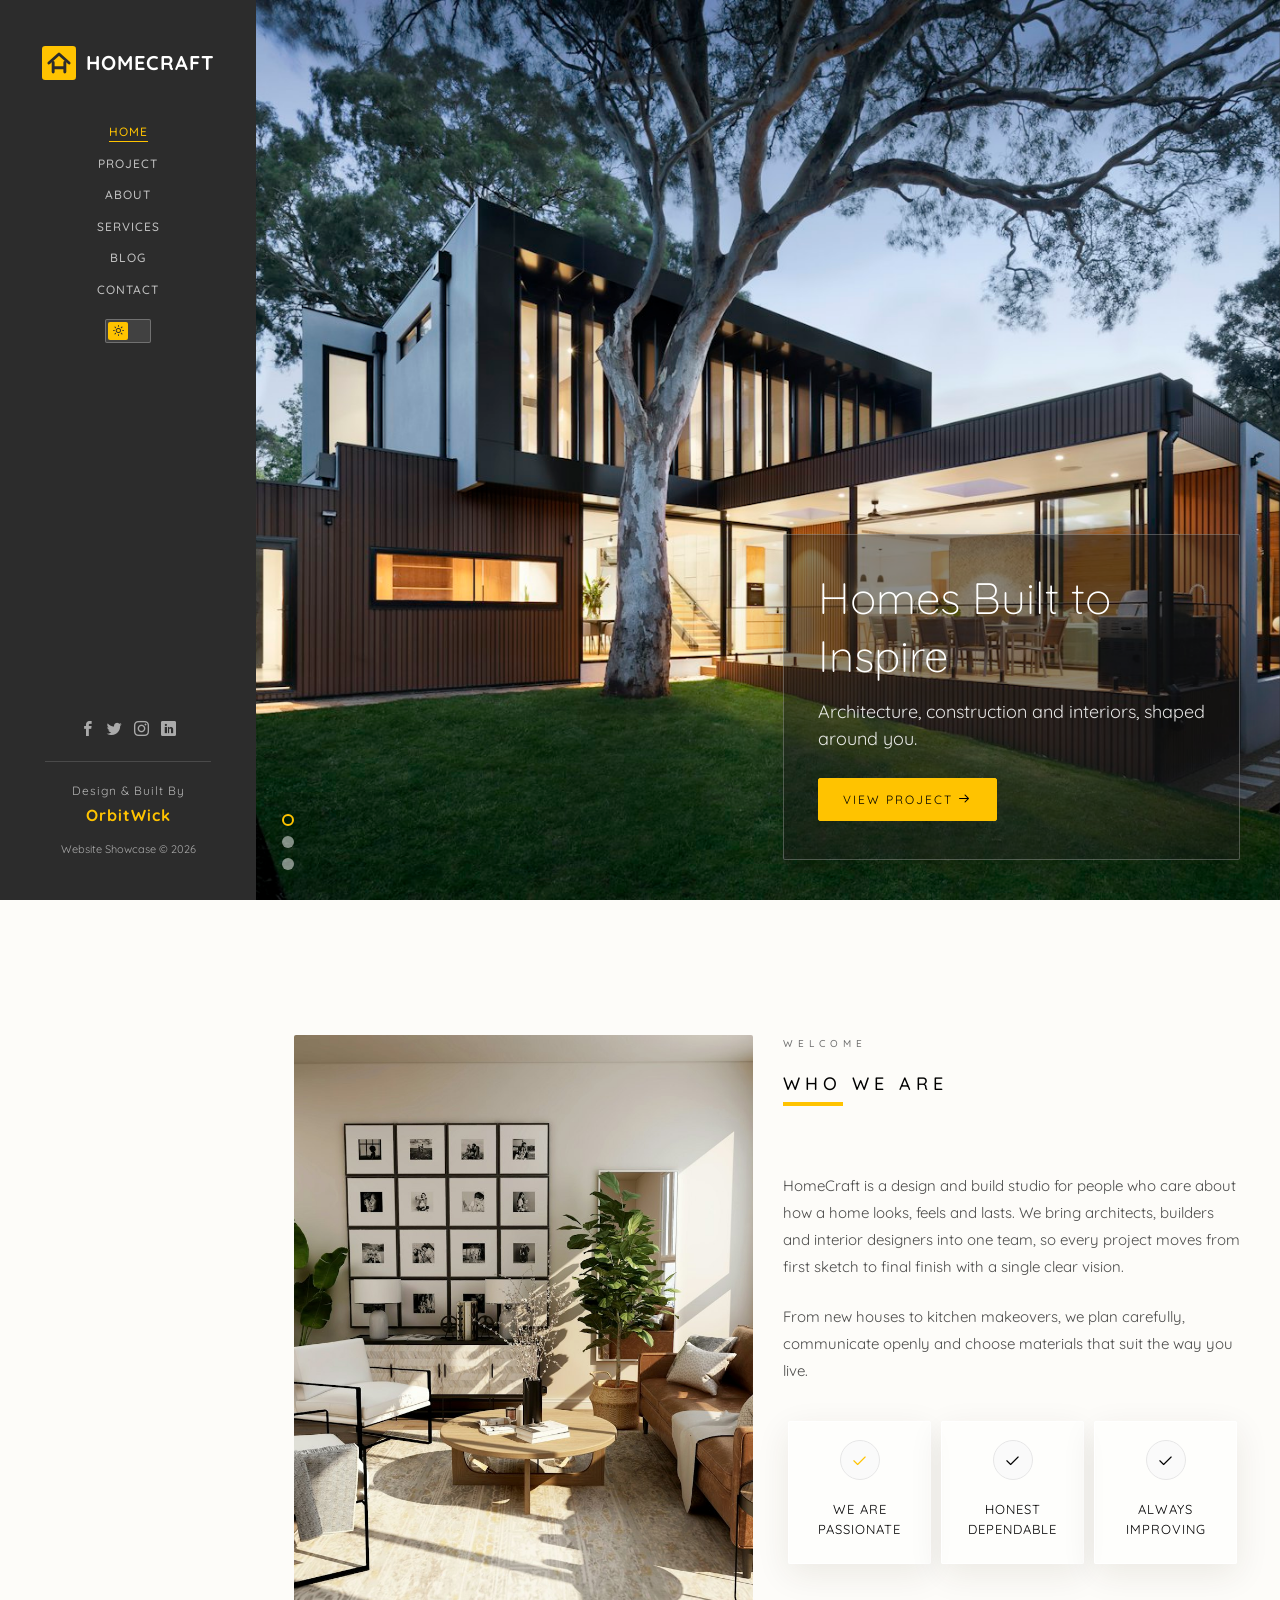
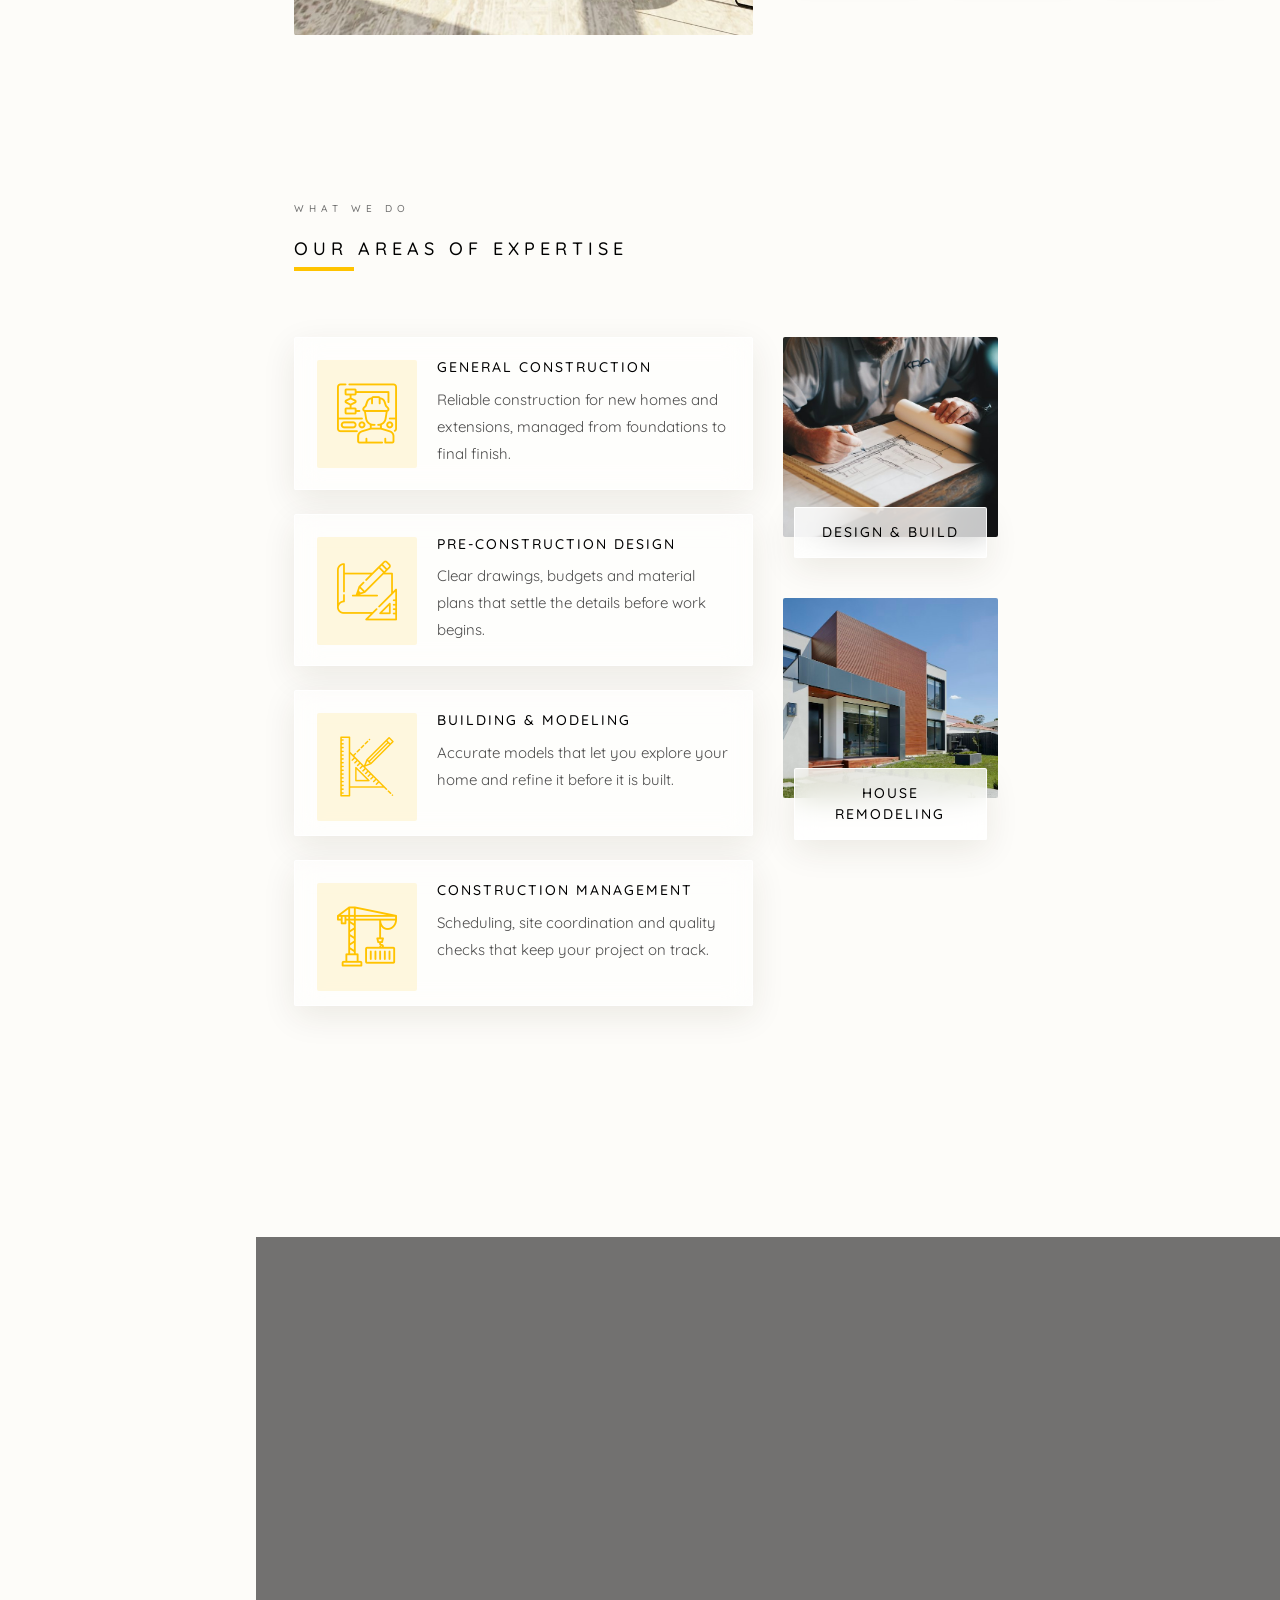
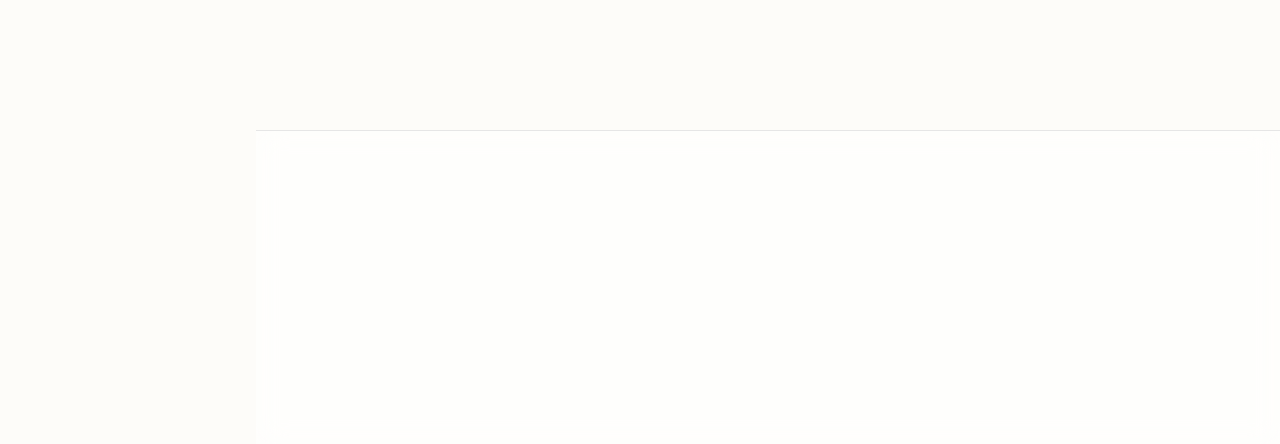
<file: index.html>
<!DOCTYPE html>
<html lang="en">
	<head>
	<meta charset="utf-8">
	<meta http-equiv="X-UA-Compatible" content="IE=edge">
	<title>HomeCraft | Home Construction, Remodeling &amp; Interior Design</title>
	<meta name="viewport" content="width=device-width, initial-scale=1">
	<meta name="description" content="HomeCraft designs, builds and remodels beautiful homes, from architecture and construction to kitchens and interior design.">
	<meta name="author" content="OrbitWick">
	<meta name="robots" content="index, follow, max-image-preview:large">
	<meta name="theme-color" content="#2C2C2C">
	<link rel="canonical" href="https://md-abdur-rahman-07.github.io/HomeCraft/">
	<meta property="og:type" content="website">
	<meta property="og:site_name" content="HomeCraft">
	<meta property="og:title" content="HomeCraft | Home Construction, Remodeling &amp; Interior Design">
	<meta property="og:description" content="HomeCraft designs, builds and remodels beautiful homes, from architecture and construction to kitchens and interior design.">
	<meta property="og:url" content="https://md-abdur-rahman-07.github.io/HomeCraft/">
	<meta property="og:image" content="https://md-abdur-rahman-07.github.io/HomeCraft/images/img_bg_1.jpg">
	<meta name="twitter:card" content="summary_large_image">
	<meta name="twitter:title" content="HomeCraft | Home Construction, Remodeling &amp; Interior Design">
	<meta name="twitter:description" content="HomeCraft designs, builds and remodels beautiful homes, from architecture and construction to kitchens and interior design.">
	<meta name="twitter:image" content="https://md-abdur-rahman-07.github.io/HomeCraft/images/img_bg_1.jpg">
	<link rel="icon" href="favicon.ico" sizes="32x32">
	<link rel="icon" href="favicon.svg" type="image/svg+xml">
	<link rel="apple-touch-icon" href="apple-touch-icon.png">
	<script>try{if(localStorage.getItem('hc-theme')==='dark')document.documentElement.setAttribute('data-theme','dark')}catch(e){}</script>
	<script type="application/ld+json">{"@context": "https://schema.org", "@type": "WebSite", "name": "HomeCraft | Home Construction, Remodeling & Interior Design", "url": "https://md-abdur-rahman-07.github.io/HomeCraft/", "description": "HomeCraft designs, builds and remodels beautiful homes, from architecture and construction to kitchens and interior design.", "inLanguage": "en", "creator": {"@type": "Organization", "name": "OrbitWick", "url": "https://orbitwick.com"}}</script>

	<link href="https://fonts.googleapis.com/css?family=Quicksand:300,400,500,700&display=swap" rel="stylesheet">
	
	<!-- Animate.css -->
	<link rel="stylesheet" href="css/animate.css?v=2">
	<!-- Icomoon Icon Fonts-->
	<link rel="stylesheet" href="css/icomoon.css?v=2">
	<!-- Bootstrap  -->
	<link rel="stylesheet" href="css/bootstrap.css?v=2">
	<!-- Flexslider  -->
	<link rel="stylesheet" href="css/flexslider.css?v=2">
	<!-- Flaticons  -->
	<link rel="stylesheet" href="fonts/flaticon/font/flaticon.css?v=2">
	<!-- Owl Carousel -->
	<link rel="stylesheet" href="css/owl.carousel.min.css?v=2">
	<link rel="stylesheet" href="css/owl.theme.default.min.css?v=2">
	<!-- Theme style  -->
	<link rel="stylesheet" href="css/style.css?v=2">
	<!-- HomeCraft theme, and glass -->
	<link rel="stylesheet" href="css/homecraft.css?v=2">

	<!-- Modernizr JS -->
	<script src="js/modernizr-2.6.2.min.js?v=2"></script>
	<!-- FOR IE9 below -->
	<!--[if lt IE 9]>
	<script src="js/respond.min.js?v=2"></script>
	<![endif]-->

	</head>
	<body>
	<div id="hc-page">
		<a href="#" aria-label="Toggle menu" class="js-hc-nav-toggle hc-nav-toggle"><i></i></a>
		<aside id="hc-aside" role="complementary" class="border js-fullheight">
			<div id="hc-logo"><a href="index.html"><svg class="logo-mark" viewBox="0 0 64 64" aria-hidden="true"><rect width="64" height="64" rx="6" fill="#FFC300"/><path d="M13 32 32 15l19 17" fill="none" stroke="#2C2C2C" stroke-width="5.5" stroke-linecap="round" stroke-linejoin="round"/><path d="M21 31v18M43 31v18M21 41h22" fill="none" stroke="#2C2C2C" stroke-width="5.5" stroke-linecap="round"/></svg><span>HomeCraft</span></a></div>
			<nav id="hc-main-menu" role="navigation">
				<ul>
					<li class="hc-active"><a href="index.html">Home</a></li>
					<li><a href="work.html">Project</a></li>
					<li><a href="about.html">About</a></li>
					<li><a href="services.html">Services</a></li>
					<li><a href="blog.html">Blog</a></li>
					<li><a href="contact.html">Contact</a></li>
				</ul>
				<button type="button" class="theme-toggle" aria-label="Switch to dark theme"><i class="icon-sun2" aria-hidden="true"></i></button>
			</nav>

			<div class="hc-footer">
				<ul>
					<li><a href="#" aria-label="Facebook"><i class="icon-facebook2"></i></a></li>
					<li><a href="#" aria-label="Twitter"><i class="icon-twitter2"></i></a></li>
					<li><a href="#" aria-label="Instagram"><i class="icon-instagram"></i></a></li>
					<li><a href="#" aria-label="LinkedIn"><i class="icon-linkedin2"></i></a></li>
				</ul>
				<p class="credit">Design &amp; Built By <a href="https://orbitwick.com" target="_blank" rel="noopener">OrbitWick</a></p>
				<p class="copyright">Website Showcase &copy; 2026</p>
			</div>

		</aside>

		<div id="hc-main">
			<aside id="hc-hero" class="js-fullheight">
				<div class="flexslider js-fullheight">
					<ul class="slides">
				   	<li style="background-image: url(images/img_bg_1.jpg);">
				   		<div class="overlay"></div>
				   		<div class="container-fluid">
				   			<div class="row">
					   			<div class="col-md-6 col-md-offset-3 col-md-push-3 col-sm-12 col-xs-12 js-fullheight slider-text">
					   				<div class="slider-text-inner">
					   					<div class="desc">
						   					<h1>Homes Built to Inspire</h1>
						   					<p class="slide-sub">Architecture, construction and interiors, shaped around you.</p>
												<p><a href="work.html" class="btn btn-primary btn-learn">View Project <i class="icon-arrow-right3"></i></a></p>
											</div>
					   				</div>
					   			</div>
					   		</div>
				   		</div>
				   	</li>
				   	<li style="background-image: url(images/img_bg_2.jpg);">
				   		<div class="overlay"></div>
				   		<div class="container-fluid">
				   			<div class="row">
					   			<div class="col-md-6 col-md-offset-3 col-md-push-3 col-sm-12 col-xs-12 js-fullheight slider-text">
					   				<div class="slider-text-inner">
					   					<div class="desc">
						   					<div class="slide-title">Interiors With Character</div>
												<p class="slide-sub">Warm, considered spaces made for everyday life.</p>
												<p><a href="work.html" class="btn btn-primary btn-learn">View Project <i class="icon-arrow-right3"></i></a></p>
											</div>
					   				</div>
					   			</div>
					   		</div>
				   		</div>
				   	</li>
				   	<li style="background-image: url(images/img_bg_3.jpg);">
				   		<div class="overlay"></div>
				   		<div class="container-fluid">
				   			<div class="row">
					   			<div class="col-md-6 col-md-offset-3 col-md-push-3 col-sm-12 col-xs-12 js-fullheight slider-text">
					   				<div class="slider-text-inner">
					   					<div class="desc">
						   					<div class="slide-title">Crafted for Modern Living</div>
												<p class="slide-sub">Clean lines, natural light and lasting craftsmanship.</p>
												<p><a href="work.html" class="btn btn-primary btn-learn">View Project <i class="icon-arrow-right3"></i></a></p>
											</div>
					   				</div>
					   			</div>
					   		</div>
				   		</div>
				   	</li>
				  	</ul>
			  	</div>
			</aside>

			<div class="hc-about">
				<div class="hc-narrow-content">
					<div class="row">
						<div class="col-md-6">
							<div class="about-img animate-box" role="img" aria-label="Sunlit HomeCraft living room" data-animate-effect="fadeInLeft" style="background-image: url(images/about.jpg);">
							</div>
						</div>
						<div class="col-md-6 animate-box" data-animate-effect="fadeInLeft">
							<div class="about-desc">
								<span class="heading-meta">Welcome</span>
								<h2 class="hc-heading">Who we are</h2>
								<p>HomeCraft is a design and build studio for people who care about how a home looks, feels and lasts. We bring architects, builders and interior designers into one team, so every project moves from first sketch to final finish with a single clear vision.</p>
								<p>From new houses to kitchen makeovers, we plan carefully, communicate openly and choose materials that suit the way you live.</p>
							</div>
							<div class="row padding">
								<div class="col-md-4 no-gutters animate-box" data-animate-effect="fadeInLeft">
									<a href="#" class="steps active">
										<p class="icon"><span><i class="icon-check"></i></span></p>
										<h3>We are <br>passionate</h3>
									</a>
								</div>
								<div class="col-md-4 no-gutters animate-box" data-animate-effect="fadeInLeft">
									<a href="#" class="steps">
										<p class="icon"><span><i class="icon-check"></i></span></p>
										<h3>Honest <br>Dependable</h3>
									</a>
								</div>
								<div class="col-md-4 no-gutters animate-box" data-animate-effect="fadeInLeft">
									<a href="#" class="steps">
										<p class="icon"><span><i class="icon-check"></i></span></p>
										<h3>Always <br>Improving</h3>
									</a>
								</div>
							</div>
						</div>
					</div>
				</div>
			</div>
			
			<div class="hc-services">
				<div class="hc-narrow-content">
					<div class="row">
						<div class="col-md-6 col-md-offset-3 col-md-pull-3 animate-box" data-animate-effect="fadeInLeft">
							<span class="heading-meta">What we do</span>
							<h2 class="hc-heading">Our areas of expertise</h2>
						</div>
					</div>
					<div class="row">
						<div class="col-md-6">
							<div class="row">
								<div class="col-md-12">
									<div class="hc-feature animate-box" data-animate-effect="fadeInLeft">
										<div class="hc-icon">
											<i class="flaticon-worker"></i>
										</div>
										<div class="hc-text">
											<h3>General Construction</h3>
											<p>Reliable construction for new homes and extensions, managed from foundations to final finish.</p>
										</div>
									</div>

									<div class="hc-feature animate-box" data-animate-effect="fadeInLeft">
										<div class="hc-icon">
											<i class="flaticon-sketch"></i>
										</div>
										<div class="hc-text">
											<h3>Pre-Construction Design</h3>
											<p>Clear drawings, budgets and material plans that settle the details before work begins.</p>
										</div>
									</div>

									<div class="hc-feature animate-box" data-animate-effect="fadeInLeft">
										<div class="hc-icon">
											<i class="flaticon-engineering"></i>
										</div>
										<div class="hc-text">
											<h3>Building &amp; Modeling</h3>
											<p>Accurate models that let you explore your home and refine it before it is built.</p>
										</div>
									</div>

									<div class="hc-feature animate-box" data-animate-effect="fadeInLeft">
										<div class="hc-icon">
											<i class="flaticon-crane"></i>
										</div>
										<div class="hc-text">
											<h3>Construction Management</h3>
											<p>Scheduling, site coordination and quality checks that keep your project on track.</p>
										</div>
									</div>
								</div>
							</div>
						</div>
						<div class="col-md-6">
							<div class="row">
								<div class="col-md-6">
									<a href="services.html" class="services-wrap animate-box" data-animate-effect="fadeInRight">
										<div class="services-img" style="background-image: url(images/services-1.jpg)"></div>
										<div class="desc">
											<h3>Design &amp; Build</h3>
										</div>
									</a>
									<a href="services.html" class="services-wrap animate-box" data-animate-effect="fadeInRight">
										<div class="services-img" style="background-image: url(images/services-2.jpg)"></div>
										<div class="desc">
											<h3>House Remodeling</h3>
										</div>
									</a>
									<a href="services.html" class="services-wrap animate-box" data-animate-effect="fadeInRight">
										<div class="services-img" style="background-image: url(images/services-3.jpg)"></div>
										<div class="desc">
											<h3>Construction Management</h3>
										</div>
									</a>
								</div>
								<div class="col-md-6 move-bottom">
									<a href="services.html" class="services-wrap animate-box" data-animate-effect="fadeInRight">
										<div class="services-img" style="background-image: url(images/services-4.jpg)"></div>
										<div class="desc">
											<h3>Painting &amp; Tiling</h3>
										</div>
									</a>
									<a href="services.html" class="services-wrap animate-box" data-animate-effect="fadeInRight">
										<div class="services-img" style="background-image: url(images/services-5.jpg)"></div>
										<div class="desc">
											<h3>Kitchen Remodeling</h3>
										</div>
									</a>
								</div>
							</div>
						</div>
					</div>
				</div>
			</div>
			
			<div id="hc-counter" class="hc-counters" style="background-image: url(images/cover_bg_1.jpg);" data-stellar-background-ratio="0.5">
				<div class="overlay"></div>
				<div class="hc-narrow-content">
					<div class="row">
					</div>
					<div class="row">
						<div class="col-md-3 text-center animate-box">
							<span class="icon"><i class="flaticon-skyline"></i></span>
							<span class="hc-counter js-counter" data-from="0" data-to="1539" data-speed="5000" data-refresh-interval="50"></span>
							<span class="hc-counter-label">Projects</span>
						</div>
						<div class="col-md-3 text-center animate-box">
							<span class="icon"><i class="flaticon-engineer"></i></span>
							<span class="hc-counter js-counter" data-from="0" data-to="3653" data-speed="5000" data-refresh-interval="50"></span>
							<span class="hc-counter-label">Employees</span>
						</div>
						<div class="col-md-3 text-center animate-box">
							<span class="icon"><i class="flaticon-architect-with-helmet"></i></span>
							<span class="hc-counter js-counter" data-from="0" data-to="5987" data-speed="5000" data-refresh-interval="50"></span>
							<span class="hc-counter-label">Constructors</span>
						</div>
						<div class="col-md-3 text-center animate-box">
							<span class="icon"><i class="flaticon-worker"></i></span>
							<span class="hc-counter js-counter" data-from="0" data-to="3999" data-speed="5000" data-refresh-interval="50"></span>
							<span class="hc-counter-label">Partners</span>
						</div>
					</div>
				</div>
			</div>

			<div class="hc-work">
				<div class="hc-narrow-content">
					<div class="row">
						<div class="col-md-6 col-md-offset-3 col-md-pull-3 animate-box" data-animate-effect="fadeInLeft">
							<span class="heading-meta">Our Work</span>
							<h2 class="hc-heading animate-box">Recent Work</h2>
						</div>
					</div>
					<div class="row">
						<div class="col-md-6 animate-box" data-animate-effect="fadeInLeft">
							<div class="project" role="group" aria-label="Poolside Villa" style="background-image: url(images/img-1.jpg);">
								<div class="desc">
									<div class="con">
										<h3><a href="work.html">Poolside Villa</a></h3>
										<span>Building</span>
										<p class="icon">
											<span><a href="#"><i class="icon-share3"></i></a></span>
											<span><a href="#"><i class="icon-eye"></i> 100</a></span>
											<span><a href="#"><i class="icon-heart"></i> 49</a></span>
										</p>
									</div>
								</div>
							</div>
						</div>
						<div class="col-md-3 animate-box" data-animate-effect="fadeInLeft">
							<div class="project" role="group" aria-label="Timber Courtyard House" style="background-image: url(images/img-2.jpg);">
								<div class="desc">
									<div class="con">
										<h3><a href="work.html">Timber Courtyard House</a></h3>
										<span>House, Apartment</span>
										<p class="icon">
											<span><a href="#"><i class="icon-share3"></i></a></span>
											<span><a href="#"><i class="icon-eye"></i> 100</a></span>
											<span><a href="#"><i class="icon-heart"></i> 49</a></span>
										</p>
									</div>
								</div>
							</div>
						</div>
						<div class="col-md-3 animate-box" data-animate-effect="fadeInLeft">
							<div class="project" role="group" aria-label="Garden Dining Room" style="background-image: url(images/img-3.jpg);">
								<div class="desc">
									<div class="con">
										<h3><a href="work.html">Garden Dining Room</a></h3>
										<span>Dining Room</span>
										<p class="icon">
											<span><a href="#"><i class="icon-share3"></i></a></span>
											<span><a href="#"><i class="icon-eye"></i> 100</a></span>
											<span><a href="#"><i class="icon-heart"></i> 49</a></span>
										</p>
									</div>
								</div>
							</div>
						</div>
						<div class="col-md-3 animate-box" data-animate-effect="fadeInLeft">
							<div class="project" role="group" aria-label="Coastal Family Home" style="background-image: url(images/img-4.jpg);">
								<div class="desc">
									<div class="con">
										<h3><a href="work.html">Coastal Family Home</a></h3>
										<span>House, Building</span>
										<p class="icon">
											<span><a href="#"><i class="icon-share3"></i></a></span>
											<span><a href="#"><i class="icon-eye"></i> 100</a></span>
											<span><a href="#"><i class="icon-heart"></i> 49</a></span>
										</p>
									</div>
								</div>
							</div>
						</div>
						<div class="col-md-3 animate-box" data-animate-effect="fadeInLeft">
							<div class="project" role="group" aria-label="Classic Bedroom Suite" style="background-image: url(images/img-5.jpg);">
								<div class="desc">
									<div class="con">
										<h3><a href="work.html">Classic Bedroom Suite</a></h3>
										<span>Condo, Pad</span>
										<p class="icon">
											<span><a href="#"><i class="icon-share3"></i></a></span>
											<span><a href="#"><i class="icon-eye"></i> 100</a></span>
											<span><a href="#"><i class="icon-heart"></i> 49</a></span>
										</p>
									</div>
								</div>
							</div>
						</div>
						<div class="col-md-6 animate-box" data-animate-effect="fadeInLeft">
							<div class="project" role="group" aria-label="Signature Reading Corner" style="background-image: url(images/img-6.jpg);">
								<div class="desc">
									<div class="con">
										<h3><a href="work.html">Signature Reading Corner</a></h3>
										<span>Table, Chairs</span>
										<p class="icon">
											<span><a href="#"><i class="icon-share3"></i></a></span>
											<span><a href="#"><i class="icon-eye"></i> 100</a></span>
											<span><a href="#"><i class="icon-heart"></i> 49</a></span>
										</p>
									</div>
								</div>
							</div>
						</div>
					</div>
				</div>
			</div>

			<div class="hc-blog">
				<div class="hc-narrow-content">
					<div class="row">
						<div class="col-md-6 col-md-offset-3 col-md-pull-3 animate-box" data-animate-effect="fadeInLeft">
							<span class="heading-meta">Read</span>
							<h2 class="hc-heading">Recent Blog</h2>
						</div>
					</div>
					<div class="row">
						<div class="col-md-4 col-sm-6 animate-box" data-animate-effect="fadeInLeft">
							<div class="blog-entry">
								<a href="blog.html" class="blog-img"><img src="images/blog-1.jpg" class="img-responsive" alt="Bright contemporary living room" width="800" height="533"></a>
								<div class="desc">
									<span><small>April 14, 2018 </small> | <small> Remodeling </small> | <small> <i class="icon-bubble3"></i> 4</small></span>
									<h3><a href="blog.html">Renovating a Family Living Room</a></h3>
									<p>Practical ideas from our team to help you plan, style and enjoy a better home.</p>
								</div>
							</div>
						</div>
						<div class="col-md-4 col-sm-6 animate-box" data-animate-effect="fadeInLeft">
							<div class="blog-entry">
								<a href="blog.html" class="blog-img"><img src="images/blog-2.jpg" class="img-responsive" alt="White kitchen with black accents" width="800" height="533"></a>
								<div class="desc">
									<span><small>April 14, 2018 </small> | <small> Remodeling </small> | <small> <i class="icon-bubble3"></i> 4</small></span>
									<h3><a href="blog.html">Planning Your First Kitchen Remodel</a></h3>
									<p>Practical ideas from our team to help you plan, style and enjoy a better home.</p>
								</div>
							</div>
						</div>
						<div class="col-md-4 col-sm-6 animate-box" data-animate-effect="fadeInLeft">
							<div class="blog-entry">
								<a href="blog.html" class="blog-img"><img src="images/blog-3.jpg" class="img-responsive" alt="Calm neutral living room" width="800" height="533"></a>
								<div class="desc">
									<span><small>April 14, 2018 </small> | <small> Inspiration </small> | <small> <i class="icon-bubble3"></i> 4</small></span>
									<h3><a href="blog.html">Choosing Calm, Lasting Interiors</a></h3>
									<p>Practical ideas from our team to help you plan, style and enjoy a better home.</p>
								</div>
							</div>
						</div>
					</div>
				</div>
			</div>

			<div id="get-in-touch" class="hc-bg-color">
				<div class="hc-narrow-content">
					<div class="row">
						<div class="col-md-6 animate-box" data-animate-effect="fadeInLeft">
							<h2>Get in Touch!</h2>
						</div>
					</div>
					<div class="row">
						<div class="col-md-6 col-md-offset-3 col-md-pull-3 animate-box" data-animate-effect="fadeInLeft">
							<p class="hc-lead">Planning a new home or a remodel? Tell us about your space and we will help you shape it.</p>
							<p><a href="contact.html" class="btn btn-primary btn-learn">Contact us</a></p>
						</div>
						
					</div>
				</div>
			</div>
		</div>
	</div>

	<!-- jQuery -->
	<script src="js/jquery.min.js?v=2"></script>
	<!-- jQuery Easing -->
	<script src="js/jquery.easing.1.3.js?v=2"></script>
	<!-- Bootstrap -->
	<script src="js/bootstrap.min.js?v=2"></script>
	<!-- Waypoints -->
	<script src="js/jquery.waypoints.min.js?v=2"></script>
	<!-- Flexslider -->
	<script src="js/jquery.flexslider-min.js?v=2"></script>
	<!-- Sticky Kit -->
	<script src="js/sticky-kit.min.js?v=2"></script>
	<!-- Owl carousel -->
	<script src="js/owl.carousel.min.js?v=2"></script>
	<!-- Counters -->
	<script src="js/jquery.countTo.js?v=2"></script>
	
	
	<!-- MAIN JS -->
	<script src="js/main.js?v=2"></script>

	</body>
</html>
</file>
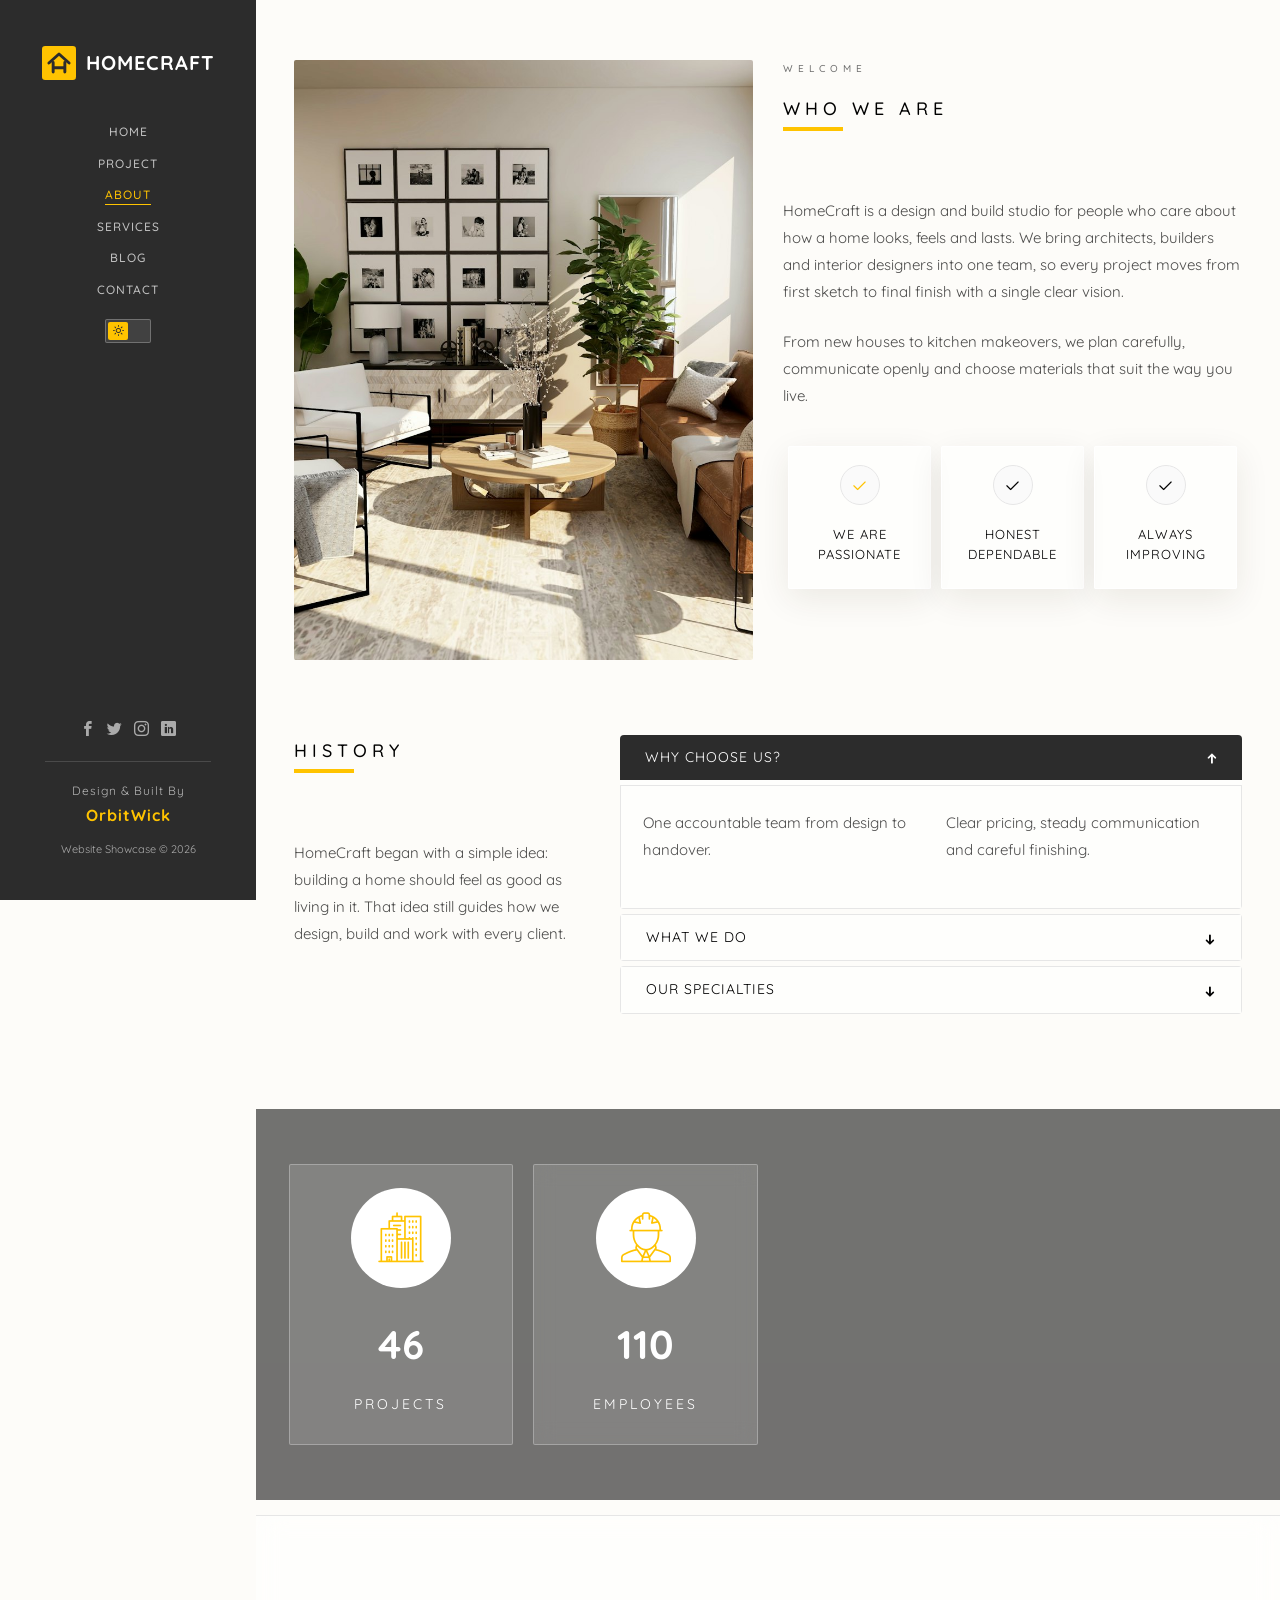
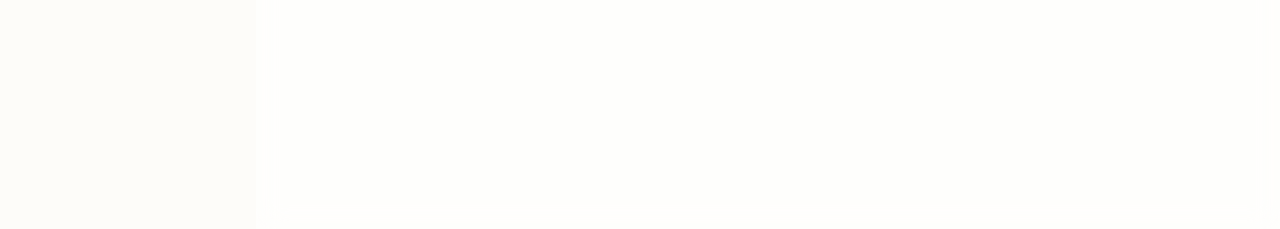
<file: about.html>
<!DOCTYPE html>
<html lang="en">
	<head>
	<meta charset="utf-8">
	<meta http-equiv="X-UA-Compatible" content="IE=edge">
	<title>About Us | HomeCraft Design &amp; Build Studio</title>
	<meta name="viewport" content="width=device-width, initial-scale=1">
	<meta name="description" content="Meet HomeCraft, a design and build studio delivering dependable craftsmanship for homes and interiors.">
	<meta name="author" content="OrbitWick">
	<meta name="robots" content="index, follow, max-image-preview:large">
	<meta name="theme-color" content="#2C2C2C">
	<link rel="canonical" href="https://md-abdur-rahman-07.github.io/HomeCraft/about.html">
	<meta property="og:type" content="website">
	<meta property="og:site_name" content="HomeCraft">
	<meta property="og:title" content="About Us | HomeCraft Design &amp; Build Studio">
	<meta property="og:description" content="Meet HomeCraft, a design and build studio delivering dependable craftsmanship for homes and interiors.">
	<meta property="og:url" content="https://md-abdur-rahman-07.github.io/HomeCraft/about.html">
	<meta property="og:image" content="https://md-abdur-rahman-07.github.io/HomeCraft/images/img_bg_1.jpg">
	<meta name="twitter:card" content="summary_large_image">
	<meta name="twitter:title" content="About Us | HomeCraft Design &amp; Build Studio">
	<meta name="twitter:description" content="Meet HomeCraft, a design and build studio delivering dependable craftsmanship for homes and interiors.">
	<meta name="twitter:image" content="https://md-abdur-rahman-07.github.io/HomeCraft/images/img_bg_1.jpg">
	<link rel="icon" href="favicon.ico" sizes="32x32">
	<link rel="icon" href="favicon.svg" type="image/svg+xml">
	<link rel="apple-touch-icon" href="apple-touch-icon.png">
	<script>try{if(localStorage.getItem('hc-theme')==='dark')document.documentElement.setAttribute('data-theme','dark')}catch(e){}</script>
	<script type="application/ld+json">{"@context": "https://schema.org", "@type": "WebPage", "name": "About Us | HomeCraft Design & Build Studio", "url": "https://md-abdur-rahman-07.github.io/HomeCraft/about.html", "description": "Meet HomeCraft, a design and build studio delivering dependable craftsmanship for homes and interiors.", "inLanguage": "en", "creator": {"@type": "Organization", "name": "OrbitWick", "url": "https://orbitwick.com"}}</script>

	<link href="https://fonts.googleapis.com/css?family=Quicksand:300,400,500,700&display=swap" rel="stylesheet">
	
	<!-- Animate.css -->
	<link rel="stylesheet" href="css/animate.css?v=2">
	<!-- Icomoon Icon Fonts-->
	<link rel="stylesheet" href="css/icomoon.css?v=2">
	<!-- Bootstrap  -->
	<link rel="stylesheet" href="css/bootstrap.css?v=2">
	<!-- Flexslider  -->
	<link rel="stylesheet" href="css/flexslider.css?v=2">
	<!-- Flaticons  -->
	<link rel="stylesheet" href="fonts/flaticon/font/flaticon.css?v=2">
	<!-- Owl Carousel -->
	<link rel="stylesheet" href="css/owl.carousel.min.css?v=2">
	<link rel="stylesheet" href="css/owl.theme.default.min.css?v=2">
	<!-- Theme style  -->
	<link rel="stylesheet" href="css/style.css?v=2">
	<!-- HomeCraft theme, and glass -->
	<link rel="stylesheet" href="css/homecraft.css?v=2">

	<!-- Modernizr JS -->
	<script src="js/modernizr-2.6.2.min.js?v=2"></script>
	<!-- FOR IE9 below -->
	<!--[if lt IE 9]>
	<script src="js/respond.min.js?v=2"></script>
	<![endif]-->

	</head>
	<body>
	<div id="hc-page">
		<a href="#" aria-label="Toggle menu" class="js-hc-nav-toggle hc-nav-toggle"><i></i></a>
		<aside id="hc-aside" role="complementary" class="border js-fullheight">
			<div id="hc-logo"><a href="index.html"><svg class="logo-mark" viewBox="0 0 64 64" aria-hidden="true"><rect width="64" height="64" rx="6" fill="#FFC300"/><path d="M13 32 32 15l19 17" fill="none" stroke="#2C2C2C" stroke-width="5.5" stroke-linecap="round" stroke-linejoin="round"/><path d="M21 31v18M43 31v18M21 41h22" fill="none" stroke="#2C2C2C" stroke-width="5.5" stroke-linecap="round"/></svg><span>HomeCraft</span></a></div>
			<nav id="hc-main-menu" role="navigation">
				<ul>
					<li><a href="index.html">Home</a></li>
					<li><a href="work.html">Project</a></li>
					<li class="hc-active"><a href="about.html">About</a></li>
					<li><a href="services.html">Services</a></li>
					<li><a href="blog.html">Blog</a></li>
					<li><a href="contact.html">Contact</a></li>
				</ul>
				<button type="button" class="theme-toggle" aria-label="Switch to dark theme"><i class="icon-sun2" aria-hidden="true"></i></button>
			</nav>

			<div class="hc-footer">
				<ul>
					<li><a href="#" aria-label="Facebook"><i class="icon-facebook2"></i></a></li>
					<li><a href="#" aria-label="Twitter"><i class="icon-twitter2"></i></a></li>
					<li><a href="#" aria-label="Instagram"><i class="icon-instagram"></i></a></li>
					<li><a href="#" aria-label="LinkedIn"><i class="icon-linkedin2"></i></a></li>
				</ul>
				<p class="credit">Design &amp; Built By <a href="https://orbitwick.com" target="_blank" rel="noopener">OrbitWick</a></p>
				<p class="copyright">Website Showcase &copy; 2026</p>
			</div>

		</aside>

		<div id="hc-main">

			<div class="hc-about">
				<div class="hc-narrow-content">
					<div class="row row-bottom-padded-md">
						<div class="col-md-6">
							<div class="about-img animate-box" role="img" aria-label="Sunlit HomeCraft living room" data-animate-effect="fadeInLeft" style="background-image: url(images/about.jpg);">
							</div>
						</div>
						<div class="col-md-6 animate-box" data-animate-effect="fadeInLeft">
							<div class="about-desc">
								<span class="heading-meta">Welcome</span>
								<h1 class="hc-heading">Who we are</h1>
								<p>HomeCraft is a design and build studio for people who care about how a home looks, feels and lasts. We bring architects, builders and interior designers into one team, so every project moves from first sketch to final finish with a single clear vision.</p>
								<p>From new houses to kitchen makeovers, we plan carefully, communicate openly and choose materials that suit the way you live.</p>
							</div>
							<div class="row padding">
								<div class="col-md-4 no-gutters animate-box" data-animate-effect="fadeInLeft">
									<a href="#" class="steps active">
										<p class="icon"><span><i class="icon-check"></i></span></p>
										<h3>We are <br>passionate</h3>
									</a>
								</div>
								<div class="col-md-4 no-gutters animate-box" data-animate-effect="fadeInLeft">
									<a href="#" class="steps">
										<p class="icon"><span><i class="icon-check"></i></span></p>
										<h3>Honest <br>Dependable</h3>
									</a>
								</div>
								<div class="col-md-4 no-gutters animate-box" data-animate-effect="fadeInLeft">
									<a href="#" class="steps">
										<p class="icon"><span><i class="icon-check"></i></span></p>
										<h3>Always <br>Improving</h3>
									</a>
								</div>
							</div>
						</div>
					</div>
					<div class="row">
						<div class="col-md-4 animate-box" data-animate-effect="fadeInLeft">
							<h2 class="hc-heading">History</h2>
							<p>HomeCraft began with a simple idea: building a home should feel as good as living in it. That idea still guides how we design, build and work with every client.</p>
						</div>
						<div class="col-md-8 animate-box" data-animate-effect="fadeInRight">
							<div class="fancy-collapse-panel">
								<div class="panel-group" id="accordion" role="tablist" aria-multiselectable="true">
									<div class="panel panel-default">
									    <div class="panel-heading" role="tab" id="headingOne">
									        <h4 class="panel-title">
									            <a data-toggle="collapse" data-parent="#accordion" href="#collapseOne" aria-expanded="true" aria-controls="collapseOne">Why choose us?
									            </a>
									        </h4>
									    </div>
									    <div id="collapseOne" class="panel-collapse collapse in" role="tabpanel" aria-labelledby="headingOne">
									         <div class="panel-body">
									            <div class="row">
										      		<div class="col-md-6">
										      			<p>One accountable team from design to handover.</p>
										      		</div>
										      		<div class="col-md-6">
										      			<p>Clear pricing, steady communication and careful finishing.</p>
										      		</div>
										      	</div>
									         </div>
									    </div>
									</div>
									<div class="panel panel-default">
									    <div class="panel-heading" role="tab" id="headingTwo">
									        <h4 class="panel-title">
									            <a class="collapsed" data-toggle="collapse" data-parent="#accordion" href="#collapseTwo" aria-expanded="false" aria-controls="collapseTwo">What we do
									            </a>
									        </h4>
									    </div>
									    <div id="collapseTwo" class="panel-collapse collapse" role="tabpanel" aria-labelledby="headingTwo">
									        <div class="panel-body">
									            <p>We take care of <strong>every stage</strong> of a home project, from concept and permits to construction, finishing and interior styling, with one team responsible throughout.</p>
													<ul>
														<li>Design, planning and construction</li>
														<li>Remodeling and interior styling</li>
													</ul>
									        </div>
									    </div>
									</div>
									<div class="panel panel-default">
									    <div class="panel-heading" role="tab" id="headingThree">
									        <h4 class="panel-title">
									            <a class="collapsed" data-toggle="collapse" data-parent="#accordion" href="#collapseThree" aria-expanded="false" aria-controls="collapseThree">Our specialties
									            </a>
									        </h4>
									    </div>
									    <div id="collapseThree" class="panel-collapse collapse" role="tabpanel" aria-labelledby="headingThree">
									        <div class="panel-body">
									            <p>We take care of <strong>every stage</strong> of a home project, from concept and permits to construction, finishing and interior styling, with one team responsible throughout.</p>	
									        </div>
									    </div>
									</div>
								</div>
							</div>
						</div>
					</div>
				</div>
			</div>
			
			
			<div id="hc-counter" class="hc-counters" style="background-image: url(images/cover_bg_1.jpg);" data-stellar-background-ratio="0.5">
				<div class="overlay"></div>
				<div class="hc-narrow-content">
					<div class="row">
					</div>
					<div class="row">
						<div class="col-md-3 text-center animate-box">
							<span class="icon"><i class="flaticon-skyline"></i></span>
							<span class="hc-counter js-counter" data-from="0" data-to="1539" data-speed="5000" data-refresh-interval="50"></span>
							<span class="hc-counter-label">Projects</span>
						</div>
						<div class="col-md-3 text-center animate-box">
							<span class="icon"><i class="flaticon-engineer"></i></span>
							<span class="hc-counter js-counter" data-from="0" data-to="3653" data-speed="5000" data-refresh-interval="50"></span>
							<span class="hc-counter-label">Employees</span>
						</div>
						<div class="col-md-3 text-center animate-box">
							<span class="icon"><i class="flaticon-architect-with-helmet"></i></span>
							<span class="hc-counter js-counter" data-from="0" data-to="5987" data-speed="5000" data-refresh-interval="50"></span>
							<span class="hc-counter-label">Constructors</span>
						</div>
						<div class="col-md-3 text-center animate-box">
							<span class="icon"><i class="flaticon-worker"></i></span>
							<span class="hc-counter js-counter" data-from="0" data-to="3999" data-speed="5000" data-refresh-interval="50"></span>
							<span class="hc-counter-label">Partners</span>
						</div>
					</div>
				</div>
			</div>

			<div id="get-in-touch" class="hc-bg-color">
				<div class="hc-narrow-content">
					<div class="row">
						<div class="col-md-6 animate-box" data-animate-effect="fadeInLeft">
							<h2>Get in Touch!</h2>
						</div>
					</div>
					<div class="row">
						<div class="col-md-6 col-md-offset-3 col-md-pull-3 animate-box" data-animate-effect="fadeInLeft">
							<p class="hc-lead">Planning a new home or a remodel? Tell us about your space and we will help you shape it.</p>
							<p><a href="contact.html" class="btn btn-primary btn-learn">Contact us</a></p>
						</div>
						
					</div>
				</div>
			</div>
		</div>
	</div>

	<!-- jQuery -->
	<script src="js/jquery.min.js?v=2"></script>
	<!-- jQuery Easing -->
	<script src="js/jquery.easing.1.3.js?v=2"></script>
	<!-- Bootstrap -->
	<script src="js/bootstrap.min.js?v=2"></script>
	<!-- Waypoints -->
	<script src="js/jquery.waypoints.min.js?v=2"></script>
	<!-- Flexslider -->
	<script src="js/jquery.flexslider-min.js?v=2"></script>
	<!-- Sticky Kit -->
	<script src="js/sticky-kit.min.js?v=2"></script>
	<!-- Owl carousel -->
	<script src="js/owl.carousel.min.js?v=2"></script>
	<!-- Counters -->
	<script src="js/jquery.countTo.js?v=2"></script>
	
	
	<!-- MAIN JS -->
	<script src="js/main.js?v=2"></script>

	</body>
</html>
</file>
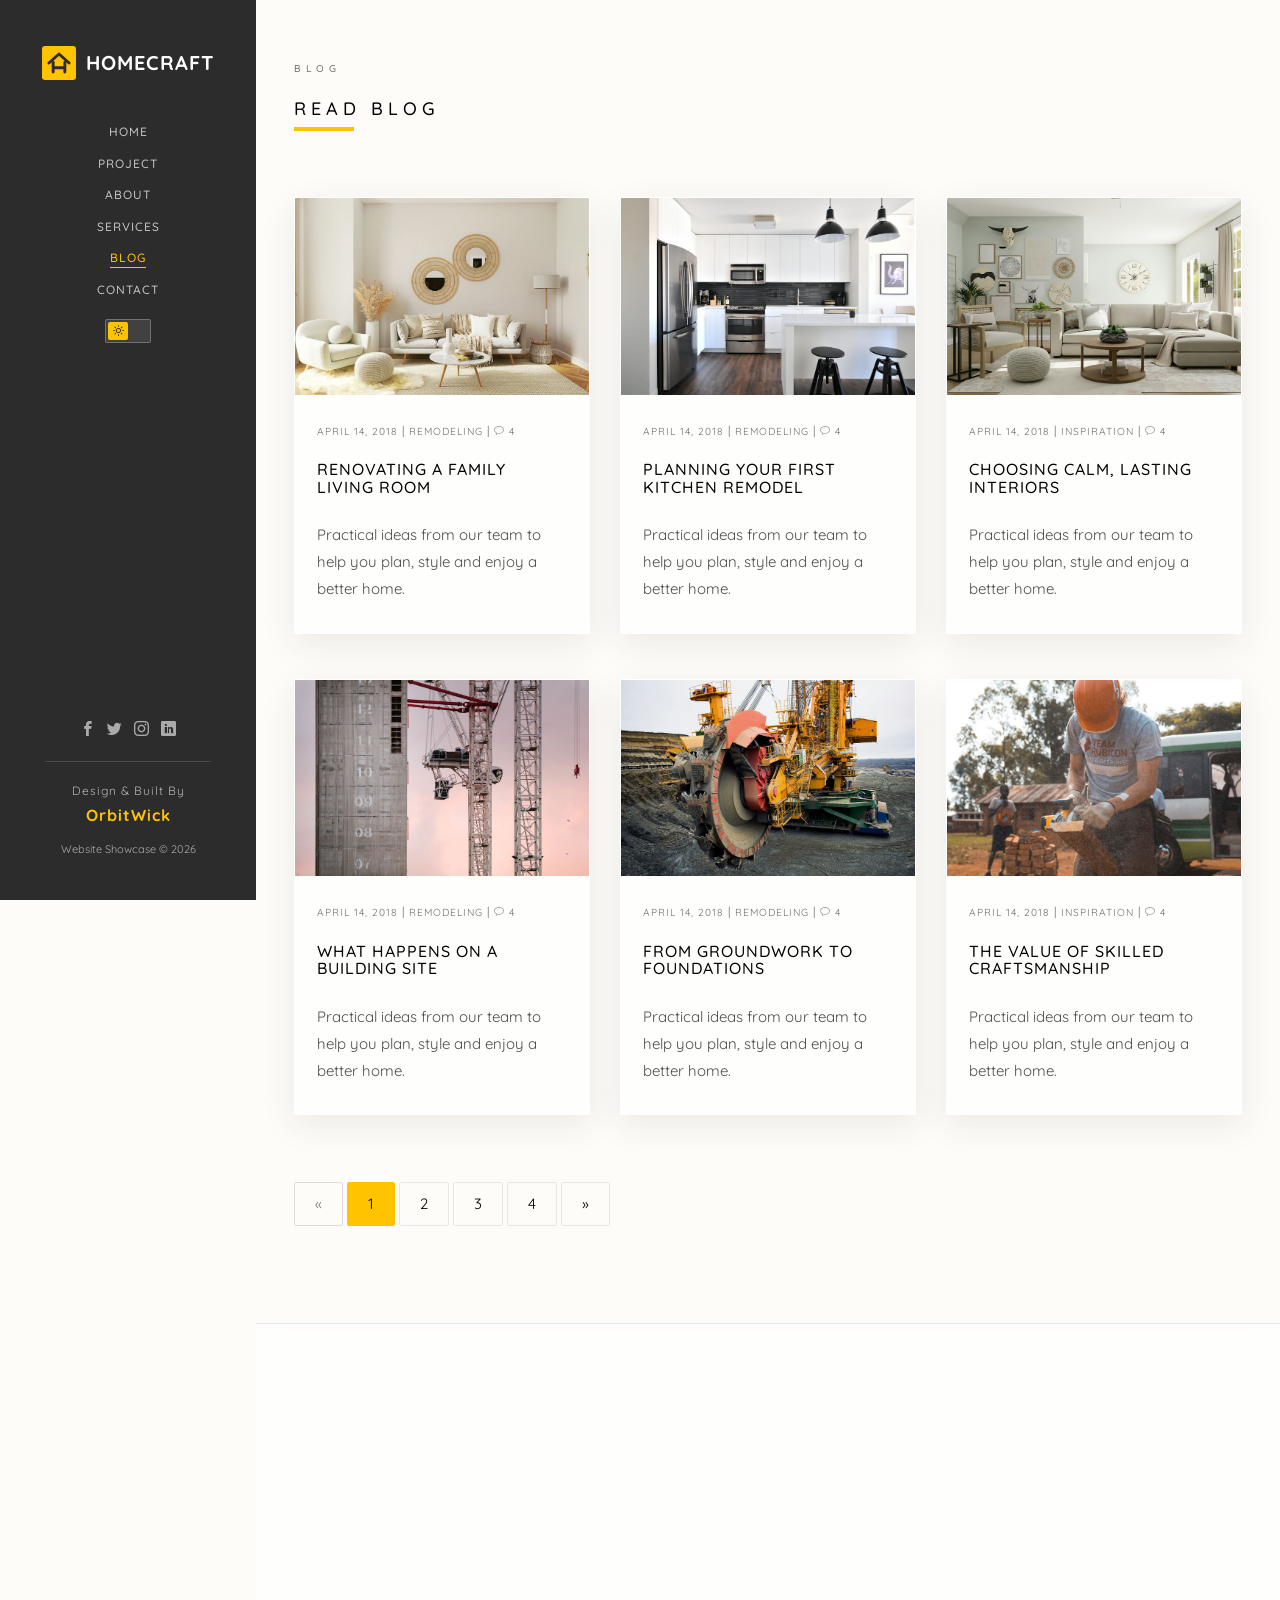
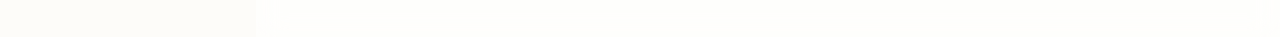
<file: blog.html>
<!DOCTYPE html>
<html lang="en">
	<head>
	<meta charset="utf-8">
	<meta http-equiv="X-UA-Compatible" content="IE=edge">
	<title>Blog | HomeCraft Home Design Ideas</title>
	<meta name="viewport" content="width=device-width, initial-scale=1">
	<meta name="description" content="Home design ideas, remodeling advice and interior inspiration from the HomeCraft team.">
	<meta name="author" content="OrbitWick">
	<meta name="robots" content="index, follow, max-image-preview:large">
	<meta name="theme-color" content="#2C2C2C">
	<link rel="canonical" href="https://md-abdur-rahman-07.github.io/HomeCraft/blog.html">
	<meta property="og:type" content="website">
	<meta property="og:site_name" content="HomeCraft">
	<meta property="og:title" content="Blog | HomeCraft Home Design Ideas">
	<meta property="og:description" content="Home design ideas, remodeling advice and interior inspiration from the HomeCraft team.">
	<meta property="og:url" content="https://md-abdur-rahman-07.github.io/HomeCraft/blog.html">
	<meta property="og:image" content="https://md-abdur-rahman-07.github.io/HomeCraft/images/img_bg_1.jpg">
	<meta name="twitter:card" content="summary_large_image">
	<meta name="twitter:title" content="Blog | HomeCraft Home Design Ideas">
	<meta name="twitter:description" content="Home design ideas, remodeling advice and interior inspiration from the HomeCraft team.">
	<meta name="twitter:image" content="https://md-abdur-rahman-07.github.io/HomeCraft/images/img_bg_1.jpg">
	<link rel="icon" href="favicon.ico" sizes="32x32">
	<link rel="icon" href="favicon.svg" type="image/svg+xml">
	<link rel="apple-touch-icon" href="apple-touch-icon.png">
	<script>try{if(localStorage.getItem('hc-theme')==='dark')document.documentElement.setAttribute('data-theme','dark')}catch(e){}</script>
	<script type="application/ld+json">{"@context": "https://schema.org", "@type": "WebPage", "name": "Blog | HomeCraft Home Design Ideas", "url": "https://md-abdur-rahman-07.github.io/HomeCraft/blog.html", "description": "Home design ideas, remodeling advice and interior inspiration from the HomeCraft team.", "inLanguage": "en", "creator": {"@type": "Organization", "name": "OrbitWick", "url": "https://orbitwick.com"}}</script>

	<link href="https://fonts.googleapis.com/css?family=Quicksand:300,400,500,700&display=swap" rel="stylesheet">
	
	<!-- Animate.css -->
	<link rel="stylesheet" href="css/animate.css?v=2">
	<!-- Icomoon Icon Fonts-->
	<link rel="stylesheet" href="css/icomoon.css?v=2">
	<!-- Bootstrap  -->
	<link rel="stylesheet" href="css/bootstrap.css?v=2">
	<!-- Flexslider  -->
	<link rel="stylesheet" href="css/flexslider.css?v=2">
	<!-- Flaticons  -->
	<link rel="stylesheet" href="fonts/flaticon/font/flaticon.css?v=2">
	<!-- Owl Carousel -->
	<link rel="stylesheet" href="css/owl.carousel.min.css?v=2">
	<link rel="stylesheet" href="css/owl.theme.default.min.css?v=2">
	<!-- Theme style  -->
	<link rel="stylesheet" href="css/style.css?v=2">
	<!-- HomeCraft theme, and glass -->
	<link rel="stylesheet" href="css/homecraft.css?v=2">

	<!-- Modernizr JS -->
	<script src="js/modernizr-2.6.2.min.js?v=2"></script>
	<!-- FOR IE9 below -->
	<!--[if lt IE 9]>
	<script src="js/respond.min.js?v=2"></script>
	<![endif]-->

	</head>
	<body>
	<div id="hc-page">
		<a href="#" aria-label="Toggle menu" class="js-hc-nav-toggle hc-nav-toggle"><i></i></a>
		<aside id="hc-aside" role="complementary" class="border js-fullheight">
			<div id="hc-logo"><a href="index.html"><svg class="logo-mark" viewBox="0 0 64 64" aria-hidden="true"><rect width="64" height="64" rx="6" fill="#FFC300"/><path d="M13 32 32 15l19 17" fill="none" stroke="#2C2C2C" stroke-width="5.5" stroke-linecap="round" stroke-linejoin="round"/><path d="M21 31v18M43 31v18M21 41h22" fill="none" stroke="#2C2C2C" stroke-width="5.5" stroke-linecap="round"/></svg><span>HomeCraft</span></a></div>
			<nav id="hc-main-menu" role="navigation">
				<ul>
					<li><a href="index.html">Home</a></li>
					<li><a href="work.html">Project</a></li>
					<li><a href="about.html">About</a></li>
					<li><a href="services.html">Services</a></li>
					<li class="hc-active"><a href="blog.html">Blog</a></li>
					<li><a href="contact.html">Contact</a></li>
				</ul>
				<button type="button" class="theme-toggle" aria-label="Switch to dark theme"><i class="icon-sun2" aria-hidden="true"></i></button>
			</nav>

			<div class="hc-footer">
				<ul>
					<li><a href="#" aria-label="Facebook"><i class="icon-facebook2"></i></a></li>
					<li><a href="#" aria-label="Twitter"><i class="icon-twitter2"></i></a></li>
					<li><a href="#" aria-label="Instagram"><i class="icon-instagram"></i></a></li>
					<li><a href="#" aria-label="LinkedIn"><i class="icon-linkedin2"></i></a></li>
				</ul>
				<p class="credit">Design &amp; Built By <a href="https://orbitwick.com" target="_blank" rel="noopener">OrbitWick</a></p>
				<p class="copyright">Website Showcase &copy; 2026</p>
			</div>

		</aside>

		<div id="hc-main">

			<div class="hc-blog">
				<div class="hc-narrow-content">
					<div class="row">
						<div class="col-md-6 col-md-offset-3 col-md-pull-3 animate-box" data-animate-effect="fadeInLeft">
							<span class="heading-meta">Blog</span>
							<h1 class="hc-heading">Read Blog</h1>
						</div>
					</div>
					<div class="row">
						<div class="col-md-4 col-sm-6 animate-box" data-animate-effect="fadeInLeft">
							<div class="blog-entry">
								<a href="blog.html" class="blog-img"><img src="images/blog-1.jpg" class="img-responsive" alt="Bright contemporary living room" width="800" height="533"></a>
								<div class="desc">
									<span><small>April 14, 2018 </small> | <small> Remodeling </small> | <small> <i class="icon-bubble3"></i> 4</small></span>
									<h3><a href="blog.html">Renovating a Family Living Room</a></h3>
									<p>Practical ideas from our team to help you plan, style and enjoy a better home.</p>
								</div>
							</div>
						</div>
						<div class="col-md-4 col-sm-6 animate-box" data-animate-effect="fadeInLeft">
							<div class="blog-entry">
								<a href="blog.html" class="blog-img"><img src="images/blog-2.jpg" class="img-responsive" alt="White kitchen with black accents" width="800" height="533"></a>
								<div class="desc">
									<span><small>April 14, 2018 </small> | <small> Remodeling </small> | <small> <i class="icon-bubble3"></i> 4</small></span>
									<h3><a href="blog.html">Planning Your First Kitchen Remodel</a></h3>
									<p>Practical ideas from our team to help you plan, style and enjoy a better home.</p>
								</div>
							</div>
						</div>
						<div class="col-md-4 col-sm-6 animate-box" data-animate-effect="fadeInLeft">
							<div class="blog-entry">
								<a href="blog.html" class="blog-img"><img src="images/blog-3.jpg" class="img-responsive" alt="Calm neutral living room" width="800" height="533"></a>
								<div class="desc">
									<span><small>April 14, 2018 </small> | <small> Inspiration </small> | <small> <i class="icon-bubble3"></i> 4</small></span>
									<h3><a href="blog.html">Choosing Calm, Lasting Interiors</a></h3>
									<p>Practical ideas from our team to help you plan, style and enjoy a better home.</p>
								</div>
							</div>
						</div>
					</div>

					<div class="row">
						<div class="col-md-4 col-sm-6 animate-box" data-animate-effect="fadeInLeft">
							<div class="blog-entry">
								<a href="blog.html" class="blog-img"><img src="images/blog-4.jpg" class="img-responsive" alt="Construction cranes at a building site" width="800" height="533"></a>
								<div class="desc">
									<span><small>April 14, 2018 </small> | <small> Remodeling </small> | <small> <i class="icon-bubble3"></i> 4</small></span>
									<h3><a href="blog.html">What Happens on a Building Site</a></h3>
									<p>Practical ideas from our team to help you plan, style and enjoy a better home.</p>
								</div>
							</div>
						</div>
						<div class="col-md-4 col-sm-6 animate-box" data-animate-effect="fadeInLeft">
							<div class="blog-entry">
								<a href="blog.html" class="blog-img"><img src="images/blog-5.jpg" class="img-responsive" alt="Heavy groundwork machinery" width="800" height="533"></a>
								<div class="desc">
									<span><small>April 14, 2018 </small> | <small> Remodeling </small> | <small> <i class="icon-bubble3"></i> 4</small></span>
									<h3><a href="blog.html">From Groundwork to Foundations</a></h3>
									<p>Practical ideas from our team to help you plan, style and enjoy a better home.</p>
								</div>
							</div>
						</div>
						<div class="col-md-4 col-sm-6 animate-box" data-animate-effect="fadeInLeft">
							<div class="blog-entry">
								<a href="blog.html" class="blog-img"><img src="images/blog-6.jpg" class="img-responsive" alt="Craftsman cutting timber" width="800" height="533"></a>
								<div class="desc">
									<span><small>April 14, 2018 </small> | <small> Inspiration </small> | <small> <i class="icon-bubble3"></i> 4</small></span>
									<h3><a href="blog.html">The Value of Skilled Craftsmanship</a></h3>
									<p>Practical ideas from our team to help you plan, style and enjoy a better home.</p>
								</div>
							</div>
						</div>
					</div>

					<div class="row">
						<div class="col-md-12 animate-box" data-animate-effect="fadeInLeft">
							<ul class="pagination">
								<li class="disabled"><a href="#">&laquo;</a></li>
								<li class="active"><a href="#">1</a></li>
								<li><a href="#">2</a></li>
								<li><a href="#">3</a></li>
								<li><a href="#">4</a></li>
								<li><a href="#">&raquo;</a></li>
							</ul>
						</div>
					</div>
				</div>
			</div>

			<div id="get-in-touch" class="hc-bg-color">
				<div class="hc-narrow-content">
					<div class="row">
						<div class="col-md-6 animate-box" data-animate-effect="fadeInLeft">
							<h2>Get in Touch!</h2>
						</div>
					</div>
					<div class="row">
						<div class="col-md-6 col-md-offset-3 col-md-pull-3 animate-box" data-animate-effect="fadeInLeft">
							<p class="hc-lead">Planning a new home or a remodel? Tell us about your space and we will help you shape it.</p>
							<p><a href="contact.html" class="btn btn-primary btn-learn">Contact us</a></p>
						</div>
						
					</div>
				</div>
			</div>
		</div>
	</div>

	<!-- jQuery -->
	<script src="js/jquery.min.js?v=2"></script>
	<!-- jQuery Easing -->
	<script src="js/jquery.easing.1.3.js?v=2"></script>
	<!-- Bootstrap -->
	<script src="js/bootstrap.min.js?v=2"></script>
	<!-- Waypoints -->
	<script src="js/jquery.waypoints.min.js?v=2"></script>
	<!-- Flexslider -->
	<script src="js/jquery.flexslider-min.js?v=2"></script>
	<!-- Sticky Kit -->
	<script src="js/sticky-kit.min.js?v=2"></script>
	<!-- Owl carousel -->
	<script src="js/owl.carousel.min.js?v=2"></script>
	<!-- Counters -->
	<script src="js/jquery.countTo.js?v=2"></script>
	
	
	<!-- MAIN JS -->
	<script src="js/main.js?v=2"></script>

	</body>
</html>
</file>
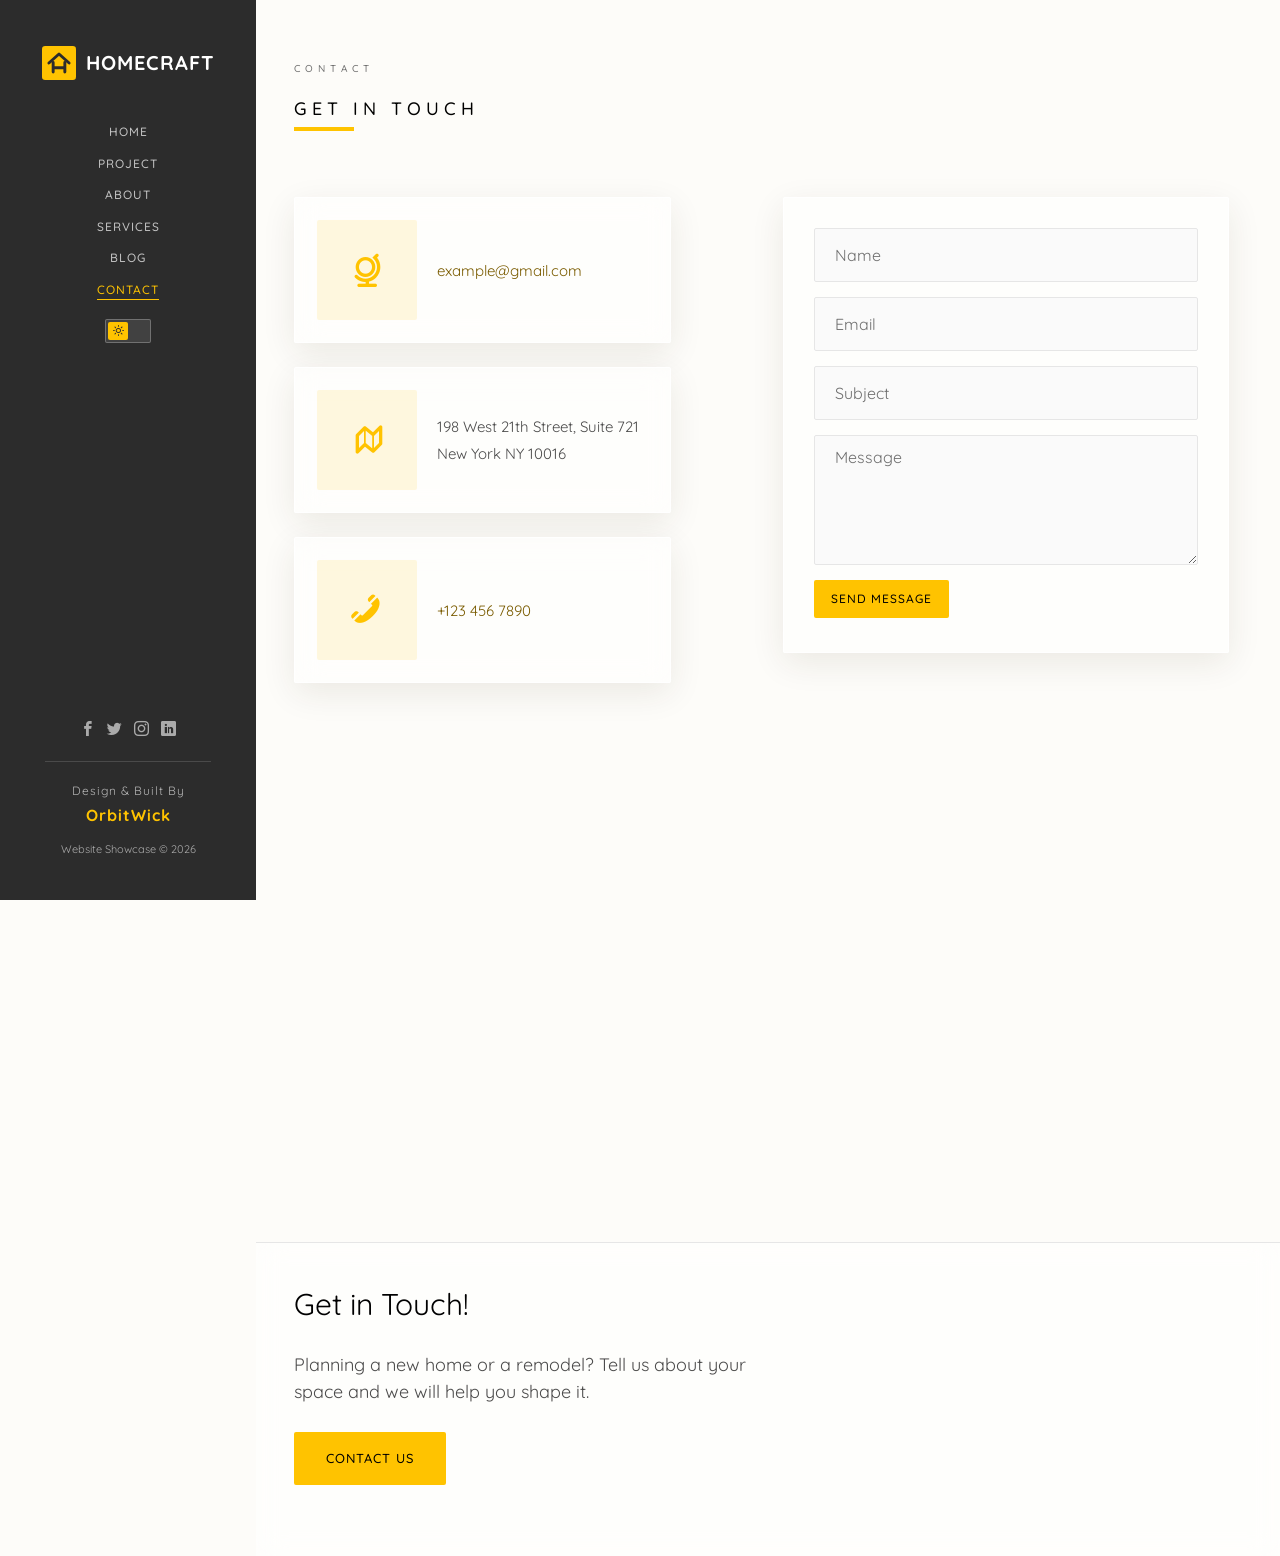
<file: contact.html>
<!DOCTYPE html>
<html lang="en">
	<head>
	<meta charset="utf-8">
	<meta http-equiv="X-UA-Compatible" content="IE=edge">
	<title>Contact | HomeCraft Home Builders</title>
	<meta name="viewport" content="width=device-width, initial-scale=1">
	<meta name="description" content="Contact HomeCraft to discuss your new home, remodeling or interior design project.">
	<meta name="author" content="OrbitWick">
	<meta name="robots" content="index, follow, max-image-preview:large">
	<meta name="theme-color" content="#2C2C2C">
	<link rel="canonical" href="https://md-abdur-rahman-07.github.io/HomeCraft/contact.html">
	<meta property="og:type" content="website">
	<meta property="og:site_name" content="HomeCraft">
	<meta property="og:title" content="Contact | HomeCraft Home Builders">
	<meta property="og:description" content="Contact HomeCraft to discuss your new home, remodeling or interior design project.">
	<meta property="og:url" content="https://md-abdur-rahman-07.github.io/HomeCraft/contact.html">
	<meta property="og:image" content="https://md-abdur-rahman-07.github.io/HomeCraft/images/img_bg_1.jpg">
	<meta name="twitter:card" content="summary_large_image">
	<meta name="twitter:title" content="Contact | HomeCraft Home Builders">
	<meta name="twitter:description" content="Contact HomeCraft to discuss your new home, remodeling or interior design project.">
	<meta name="twitter:image" content="https://md-abdur-rahman-07.github.io/HomeCraft/images/img_bg_1.jpg">
	<link rel="icon" href="favicon.ico" sizes="32x32">
	<link rel="icon" href="favicon.svg" type="image/svg+xml">
	<link rel="apple-touch-icon" href="apple-touch-icon.png">
	<script>try{if(localStorage.getItem('hc-theme')==='dark')document.documentElement.setAttribute('data-theme','dark')}catch(e){}</script>
	<script type="application/ld+json">{"@context": "https://schema.org", "@type": "WebPage", "name": "Contact | HomeCraft Home Builders", "url": "https://md-abdur-rahman-07.github.io/HomeCraft/contact.html", "description": "Contact HomeCraft to discuss your new home, remodeling or interior design project.", "inLanguage": "en", "creator": {"@type": "Organization", "name": "OrbitWick", "url": "https://orbitwick.com"}}</script>

	<link href="https://fonts.googleapis.com/css?family=Quicksand:300,400,500,700&display=swap" rel="stylesheet">
	
	<!-- Animate.css -->
	<link rel="stylesheet" href="css/animate.css?v=2">
	<!-- Icomoon Icon Fonts-->
	<link rel="stylesheet" href="css/icomoon.css?v=2">
	<!-- Bootstrap  -->
	<link rel="stylesheet" href="css/bootstrap.css?v=2">
	<!-- Flexslider  -->
	<link rel="stylesheet" href="css/flexslider.css?v=2">
	<!-- Flaticons  -->
	<link rel="stylesheet" href="fonts/flaticon/font/flaticon.css?v=2">
	<!-- Owl Carousel -->
	<link rel="stylesheet" href="css/owl.carousel.min.css?v=2">
	<link rel="stylesheet" href="css/owl.theme.default.min.css?v=2">
	<!-- Theme style  -->
	<link rel="stylesheet" href="css/style.css?v=2">
	<!-- HomeCraft theme, and glass -->
	<link rel="stylesheet" href="css/homecraft.css?v=2">

	<!-- Modernizr JS -->
	<script src="js/modernizr-2.6.2.min.js?v=2"></script>
	<!-- FOR IE9 below -->
	<!--[if lt IE 9]>
	<script src="js/respond.min.js?v=2"></script>
	<![endif]-->

	</head>
	<body>
	<div id="hc-page">
		<a href="#" aria-label="Toggle menu" class="js-hc-nav-toggle hc-nav-toggle"><i></i></a>
		<aside id="hc-aside" role="complementary" class="border js-fullheight">
			<div id="hc-logo"><a href="index.html"><svg class="logo-mark" viewBox="0 0 64 64" aria-hidden="true"><rect width="64" height="64" rx="6" fill="#FFC300"/><path d="M13 32 32 15l19 17" fill="none" stroke="#2C2C2C" stroke-width="5.5" stroke-linecap="round" stroke-linejoin="round"/><path d="M21 31v18M43 31v18M21 41h22" fill="none" stroke="#2C2C2C" stroke-width="5.5" stroke-linecap="round"/></svg><span>HomeCraft</span></a></div>
			<nav id="hc-main-menu" role="navigation">
				<ul>
					<li><a href="index.html">Home</a></li>
					<li><a href="work.html">Project</a></li>
					<li><a href="about.html">About</a></li>
					<li><a href="services.html">Services</a></li>
					<li><a href="blog.html">Blog</a></li>
					<li class="hc-active"><a href="contact.html">Contact</a></li>
				</ul>
				<button type="button" class="theme-toggle" aria-label="Switch to dark theme"><i class="icon-sun2" aria-hidden="true"></i></button>
			</nav>

			<div class="hc-footer">
				<ul>
					<li><a href="#" aria-label="Facebook"><i class="icon-facebook2"></i></a></li>
					<li><a href="#" aria-label="Twitter"><i class="icon-twitter2"></i></a></li>
					<li><a href="#" aria-label="Instagram"><i class="icon-instagram"></i></a></li>
					<li><a href="#" aria-label="LinkedIn"><i class="icon-linkedin2"></i></a></li>
				</ul>
				<p class="credit">Design &amp; Built By <a href="https://orbitwick.com" target="_blank" rel="noopener">OrbitWick</a></p>
				<p class="copyright">Website Showcase &copy; 2026</p>
			</div>

		</aside>

		<div id="hc-main">

			<div class="hc-contact">
				<div class="hc-narrow-content">
					<div class="row">
						<div class="col-md-12 animate-box" data-animate-effect="fadeInLeft">
							<span class="heading-meta">Contact</span>
							<h1 class="hc-heading">Get in Touch</h1>
						</div>
					</div>
					<div class="row">
						<div class="col-md-5">
							<div class="hc-feature hc-feature-sm animate-box" data-animate-effect="fadeInLeft">
								<div class="hc-icon">
									<i class="icon-globe-outline"></i>
								</div>
								<div class="hc-text">
									<p><a href="mailto:example@gmail.com">example@gmail.com</a></p>
								</div>
							</div>

							<div class="hc-feature hc-feature-sm animate-box" data-animate-effect="fadeInLeft">
								<div class="hc-icon">
									<i class="icon-map"></i>
								</div>
								<div class="hc-text">
									<p>198 West 21th Street, Suite 721 New York NY 10016</p>
								</div>
							</div>

							<div class="hc-feature hc-feature-sm animate-box" data-animate-effect="fadeInLeft">
								<div class="hc-icon">
									<i class="icon-phone"></i>
								</div>
								<div class="hc-text">
									<p><a href="tel:+1234567890">+123 456 7890</a></p>
								</div>
							</div>
						</div>
						<div class="col-md-7 col-md-push-1">
							<div class="row">
								<div class="col-md-10 col-md-offset-1 col-md-pull-1 animate-box" data-animate-effect="fadeInLeft">
									<form action="">
										<div class="form-group">
											<input type="text" class="form-control" placeholder="Name" aria-label="Name">
										</div>
										<div class="form-group">
											<input type="email" class="form-control" placeholder="Email" aria-label="Email">
										</div>
										<div class="form-group">
											<input type="text" class="form-control" placeholder="Subject" aria-label="Subject">
										</div>
										<div class="form-group">
											<textarea name="" id="message" cols="30" rows="7" class="form-control" placeholder="Message" aria-label="Message"></textarea>
										</div>
										<div class="form-group">
											<input type="submit" class="btn btn-primary btn-send-message" value="Send Message">
										</div>
									</form>
								</div>
								
							</div>
						</div>
					</div>
				</div>
			</div>

			<div id="map"><iframe title="Map of our location" loading="lazy" src="https://www.google.com/maps?q=New+York+NY+10016&amp;output=embed"></iframe></div>	

			<div id="get-in-touch" class="hc-bg-color">
				<div class="hc-narrow-content">
					<div class="row">
						<div class="col-md-6 animate-box" data-animate-effect="fadeInLeft">
							<h2>Get in Touch!</h2>
						</div>
					</div>
					<div class="row">
						<div class="col-md-6 col-md-offset-3 col-md-pull-3 animate-box" data-animate-effect="fadeInLeft">
							<p class="hc-lead">Planning a new home or a remodel? Tell us about your space and we will help you shape it.</p>
							<p><a href="contact.html" class="btn btn-primary btn-learn">Contact us</a></p>
						</div>
						
					</div>
				</div>
			</div>
		</div>
	</div>

	<!-- jQuery -->
	<script src="js/jquery.min.js?v=2"></script>
	<!-- jQuery Easing -->
	<script src="js/jquery.easing.1.3.js?v=2"></script>
	<!-- Bootstrap -->
	<script src="js/bootstrap.min.js?v=2"></script>
	<!-- Waypoints -->
	<script src="js/jquery.waypoints.min.js?v=2"></script>
	<!-- Flexslider -->
	<script src="js/jquery.flexslider-min.js?v=2"></script>
	<!-- Sticky Kit -->
	<script src="js/sticky-kit.min.js?v=2"></script>
	<!-- Owl carousel -->
	<script src="js/owl.carousel.min.js?v=2"></script>
	<!-- Counters -->
	<script src="js/jquery.countTo.js?v=2"></script>
	
	
	<!-- MAIN JS -->
	<script src="js/main.js?v=2"></script>

	</body>
</html>
</file>
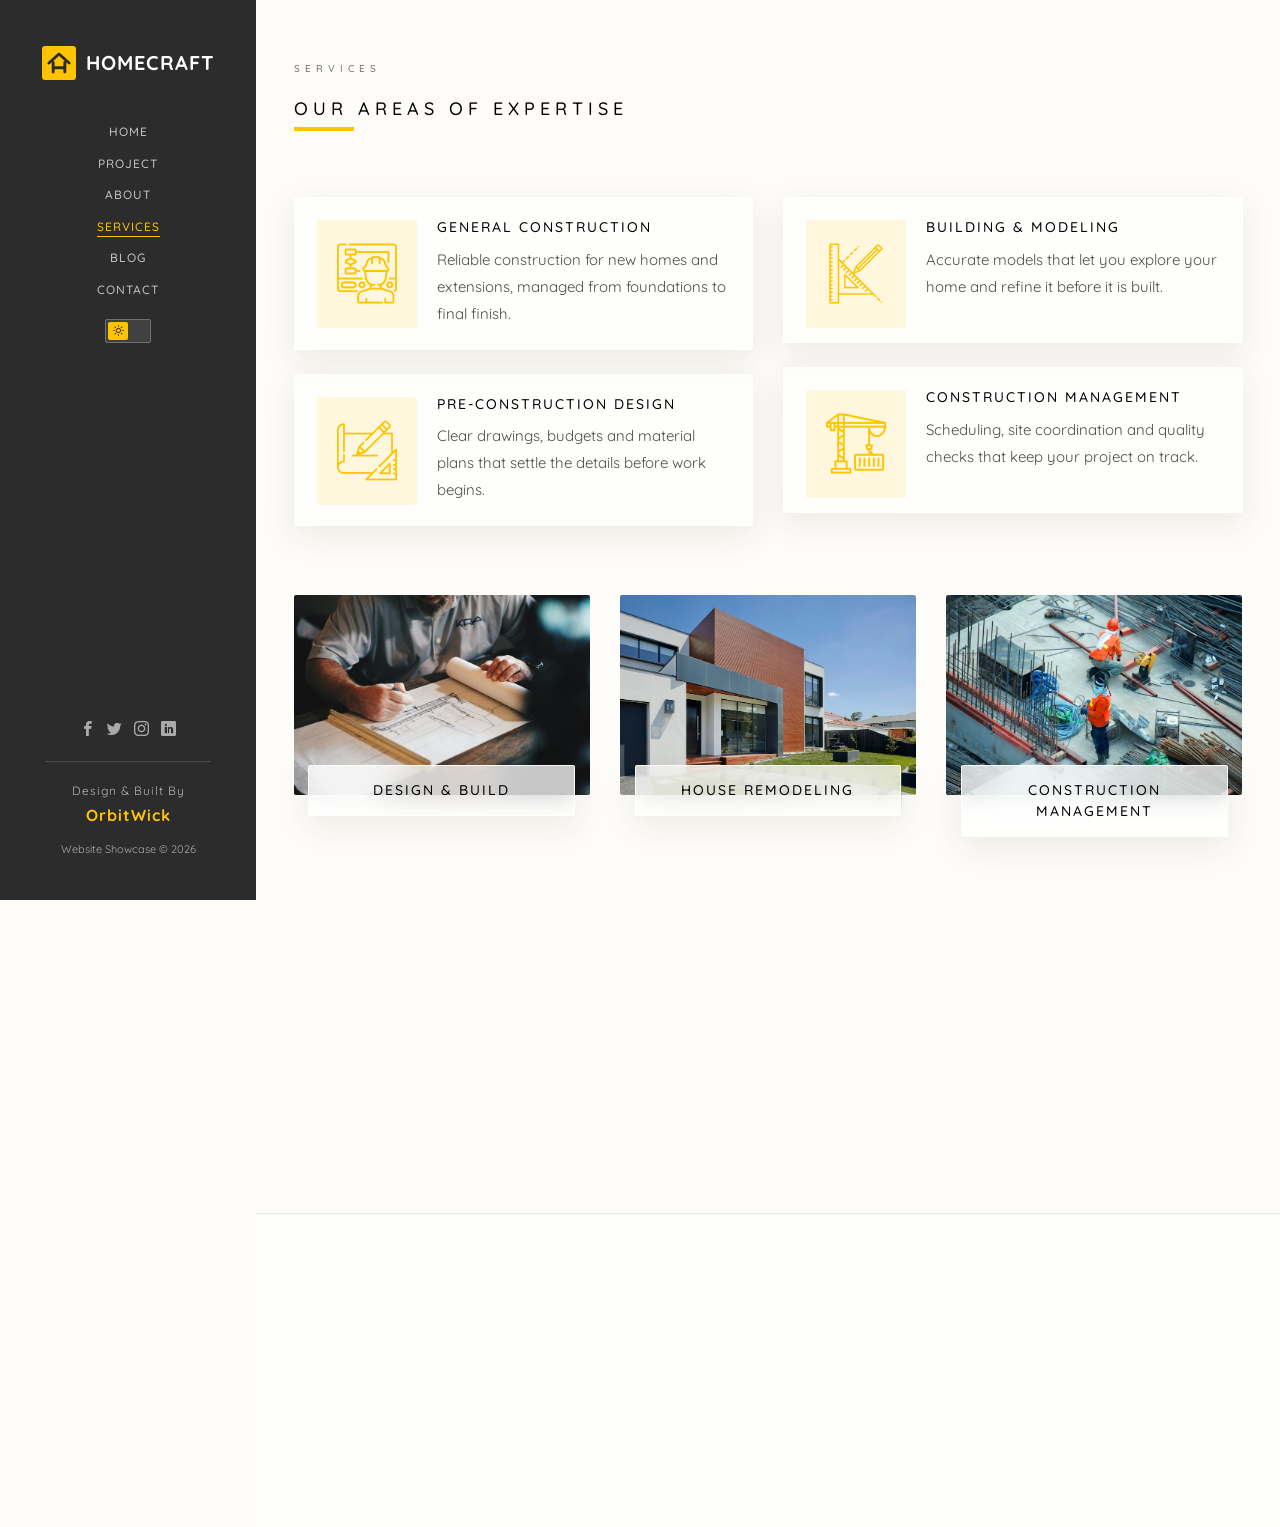
<file: services.html>
<!DOCTYPE html>
<html lang="en">
	<head>
	<meta charset="utf-8">
	<meta http-equiv="X-UA-Compatible" content="IE=edge">
	<title>Services | HomeCraft Construction &amp; Remodeling</title>
	<meta name="viewport" content="width=device-width, initial-scale=1">
	<meta name="description" content="HomeCraft services: general construction, pre-construction design, 3D modeling, remodeling, painting, tiling and kitchens.">
	<meta name="author" content="OrbitWick">
	<meta name="robots" content="index, follow, max-image-preview:large">
	<meta name="theme-color" content="#2C2C2C">
	<link rel="canonical" href="https://md-abdur-rahman-07.github.io/HomeCraft/services.html">
	<meta property="og:type" content="website">
	<meta property="og:site_name" content="HomeCraft">
	<meta property="og:title" content="Services | HomeCraft Construction &amp; Remodeling">
	<meta property="og:description" content="HomeCraft services: general construction, pre-construction design, 3D modeling, remodeling, painting, tiling and kitchens.">
	<meta property="og:url" content="https://md-abdur-rahman-07.github.io/HomeCraft/services.html">
	<meta property="og:image" content="https://md-abdur-rahman-07.github.io/HomeCraft/images/img_bg_1.jpg">
	<meta name="twitter:card" content="summary_large_image">
	<meta name="twitter:title" content="Services | HomeCraft Construction &amp; Remodeling">
	<meta name="twitter:description" content="HomeCraft services: general construction, pre-construction design, 3D modeling, remodeling, painting, tiling and kitchens.">
	<meta name="twitter:image" content="https://md-abdur-rahman-07.github.io/HomeCraft/images/img_bg_1.jpg">
	<link rel="icon" href="favicon.ico" sizes="32x32">
	<link rel="icon" href="favicon.svg" type="image/svg+xml">
	<link rel="apple-touch-icon" href="apple-touch-icon.png">
	<script>try{if(localStorage.getItem('hc-theme')==='dark')document.documentElement.setAttribute('data-theme','dark')}catch(e){}</script>
	<script type="application/ld+json">{"@context": "https://schema.org", "@type": "WebPage", "name": "Services | HomeCraft Construction & Remodeling", "url": "https://md-abdur-rahman-07.github.io/HomeCraft/services.html", "description": "HomeCraft services: general construction, pre-construction design, 3D modeling, remodeling, painting, tiling and kitchens.", "inLanguage": "en", "creator": {"@type": "Organization", "name": "OrbitWick", "url": "https://orbitwick.com"}}</script>

	<link href="https://fonts.googleapis.com/css?family=Quicksand:300,400,500,700&display=swap" rel="stylesheet">
	
	<!-- Animate.css -->
	<link rel="stylesheet" href="css/animate.css?v=2">
	<!-- Icomoon Icon Fonts-->
	<link rel="stylesheet" href="css/icomoon.css?v=2">
	<!-- Bootstrap  -->
	<link rel="stylesheet" href="css/bootstrap.css?v=2">
	<!-- Flexslider  -->
	<link rel="stylesheet" href="css/flexslider.css?v=2">
	<!-- Flaticons  -->
	<link rel="stylesheet" href="fonts/flaticon/font/flaticon.css?v=2">
	<!-- Owl Carousel -->
	<link rel="stylesheet" href="css/owl.carousel.min.css?v=2">
	<link rel="stylesheet" href="css/owl.theme.default.min.css?v=2">
	<!-- Theme style  -->
	<link rel="stylesheet" href="css/style.css?v=2">
	<!-- HomeCraft theme, and glass -->
	<link rel="stylesheet" href="css/homecraft.css?v=2">

	<!-- Modernizr JS -->
	<script src="js/modernizr-2.6.2.min.js?v=2"></script>
	<!-- FOR IE9 below -->
	<!--[if lt IE 9]>
	<script src="js/respond.min.js?v=2"></script>
	<![endif]-->

	</head>
	<body>
	<div id="hc-page">
		<a href="#" aria-label="Toggle menu" class="js-hc-nav-toggle hc-nav-toggle"><i></i></a>
		<aside id="hc-aside" role="complementary" class="border js-fullheight">
			<div id="hc-logo"><a href="index.html"><svg class="logo-mark" viewBox="0 0 64 64" aria-hidden="true"><rect width="64" height="64" rx="6" fill="#FFC300"/><path d="M13 32 32 15l19 17" fill="none" stroke="#2C2C2C" stroke-width="5.5" stroke-linecap="round" stroke-linejoin="round"/><path d="M21 31v18M43 31v18M21 41h22" fill="none" stroke="#2C2C2C" stroke-width="5.5" stroke-linecap="round"/></svg><span>HomeCraft</span></a></div>
			<nav id="hc-main-menu" role="navigation">
				<ul>
					<li><a href="index.html">Home</a></li>
					<li><a href="work.html">Project</a></li>
					<li><a href="about.html">About</a></li>
					<li class="hc-active"><a href="services.html">Services</a></li>
					<li><a href="blog.html">Blog</a></li>
					<li><a href="contact.html">Contact</a></li>
				</ul>
				<button type="button" class="theme-toggle" aria-label="Switch to dark theme"><i class="icon-sun2" aria-hidden="true"></i></button>
			</nav>

			<div class="hc-footer">
				<ul>
					<li><a href="#" aria-label="Facebook"><i class="icon-facebook2"></i></a></li>
					<li><a href="#" aria-label="Twitter"><i class="icon-twitter2"></i></a></li>
					<li><a href="#" aria-label="Instagram"><i class="icon-instagram"></i></a></li>
					<li><a href="#" aria-label="LinkedIn"><i class="icon-linkedin2"></i></a></li>
				</ul>
				<p class="credit">Design &amp; Built By <a href="https://orbitwick.com" target="_blank" rel="noopener">OrbitWick</a></p>
				<p class="copyright">Website Showcase &copy; 2026</p>
			</div>

		</aside>

		<div id="hc-main">
			<div class="hc-services">
				<div class="hc-narrow-content">
					<div class="row">
						<div class="col-md-6 col-md-offset-3 col-md-pull-3 animate-box" data-animate-effect="fadeInLeft">
							<span class="heading-meta">Services</span>
							<h1 class="hc-heading">Our areas of expertise</h1>
						</div>
					</div>
					<div class="row row-bottom-padded-md">
						<div class="col-md-6">
							<div class="row">
								<div class="col-md-12">
									<div class="hc-feature animate-box" data-animate-effect="fadeInLeft">
										<div class="hc-icon">
											<i class="flaticon-worker"></i>
										</div>
										<div class="hc-text">
											<h3>General Construction</h3>
											<p>Reliable construction for new homes and extensions, managed from foundations to final finish.</p>
										</div>
									</div>

									<div class="hc-feature animate-box" data-animate-effect="fadeInLeft">
										<div class="hc-icon">
											<i class="flaticon-sketch"></i>
										</div>
										<div class="hc-text">
											<h3>Pre-Construction Design</h3>
											<p>Clear drawings, budgets and material plans that settle the details before work begins.</p>
										</div>
									</div>
								</div>
							</div>
						</div>
						<div class="col-md-6">
							<div class="row">
								<div class="col-md-12">
									<div class="hc-feature animate-box" data-animate-effect="fadeInLeft">
										<div class="hc-icon">
											<i class="flaticon-engineering"></i>
										</div>
										<div class="hc-text">
											<h3>Building &amp; Modeling</h3>
											<p>Accurate models that let you explore your home and refine it before it is built.</p>
										</div>
									</div>

									<div class="hc-feature animate-box" data-animate-effect="fadeInLeft">
										<div class="hc-icon">
											<i class="flaticon-crane"></i>
										</div>
										<div class="hc-text">
											<h3>Construction Management</h3>
											<p>Scheduling, site coordination and quality checks that keep your project on track.</p>
										</div>
									</div>
								</div>
							</div>
						</div>
					</div>
					<div class="row">
						<div class="col-md-4">
							<a href="services.html" class="services-wrap animate-box" data-animate-effect="fadeInRight">
								<div class="services-img" style="background-image: url(images/services-1.jpg)"></div>
								<div class="desc">
									<h3>Design &amp; Build</h3>
								</div>
							</a>
						</div>
						<div class="col-md-4">
							<a href="services.html" class="services-wrap animate-box" data-animate-effect="fadeInRight">
								<div class="services-img" style="background-image: url(images/services-2.jpg)"></div>
								<div class="desc">
									<h3>House Remodeling</h3>
								</div>
							</a>
						</div>
						<div class="col-md-4">
							<a href="services.html" class="services-wrap animate-box" data-animate-effect="fadeInRight">
								<div class="services-img" style="background-image: url(images/services-3.jpg)"></div>
								<div class="desc">
									<h3>Construction Management</h3>
								</div>
							</a>
						</div>
					</div>
					<div class="row">
						<div class="col-md-4">
							<a href="services.html" class="services-wrap animate-box" data-animate-effect="fadeInRight">
								<div class="services-img" style="background-image: url(images/services-4.jpg)"></div>
								<div class="desc">
									<h3>Painting &amp; Tiling</h3>
								</div>
							</a>
						</div>
						<div class="col-md-4">
							<a href="services.html" class="services-wrap animate-box" data-animate-effect="fadeInRight">
								<div class="services-img" style="background-image: url(images/services-5.jpg)"></div>
								<div class="desc">
									<h3>Kitchen Remodeling</h3>
								</div>
							</a>
						</div>
						<div class="col-md-4">
							<a href="services.html" class="services-wrap animate-box" data-animate-effect="fadeInRight">
								<div class="services-img" style="background-image: url(images/services-6.jpg)"></div>
								<div class="desc">
									<h3>Interior Design</h3>
								</div>
							</a>
						</div>
					</div>
				</div>
			</div>

			<div id="get-in-touch" class="hc-bg-color">
				<div class="hc-narrow-content">
					<div class="row">
						<div class="col-md-6 animate-box" data-animate-effect="fadeInLeft">
							<h2>Get in Touch!</h2>
						</div>
					</div>
					<div class="row">
						<div class="col-md-6 col-md-offset-3 col-md-pull-3 animate-box" data-animate-effect="fadeInLeft">
							<p class="hc-lead">Planning a new home or a remodel? Tell us about your space and we will help you shape it.</p>
							<p><a href="contact.html" class="btn btn-primary btn-learn">Contact us</a></p>
						</div>
						
					</div>
				</div>
			</div>
		</div>
	</div>

	<!-- jQuery -->
	<script src="js/jquery.min.js?v=2"></script>
	<!-- jQuery Easing -->
	<script src="js/jquery.easing.1.3.js?v=2"></script>
	<!-- Bootstrap -->
	<script src="js/bootstrap.min.js?v=2"></script>
	<!-- Waypoints -->
	<script src="js/jquery.waypoints.min.js?v=2"></script>
	<!-- Flexslider -->
	<script src="js/jquery.flexslider-min.js?v=2"></script>
	<!-- Sticky Kit -->
	<script src="js/sticky-kit.min.js?v=2"></script>
	<!-- Owl carousel -->
	<script src="js/owl.carousel.min.js?v=2"></script>
	<!-- Counters -->
	<script src="js/jquery.countTo.js?v=2"></script>
	
	
	<!-- MAIN JS -->
	<script src="js/main.js?v=2"></script>

	</body>
</html>
</file>
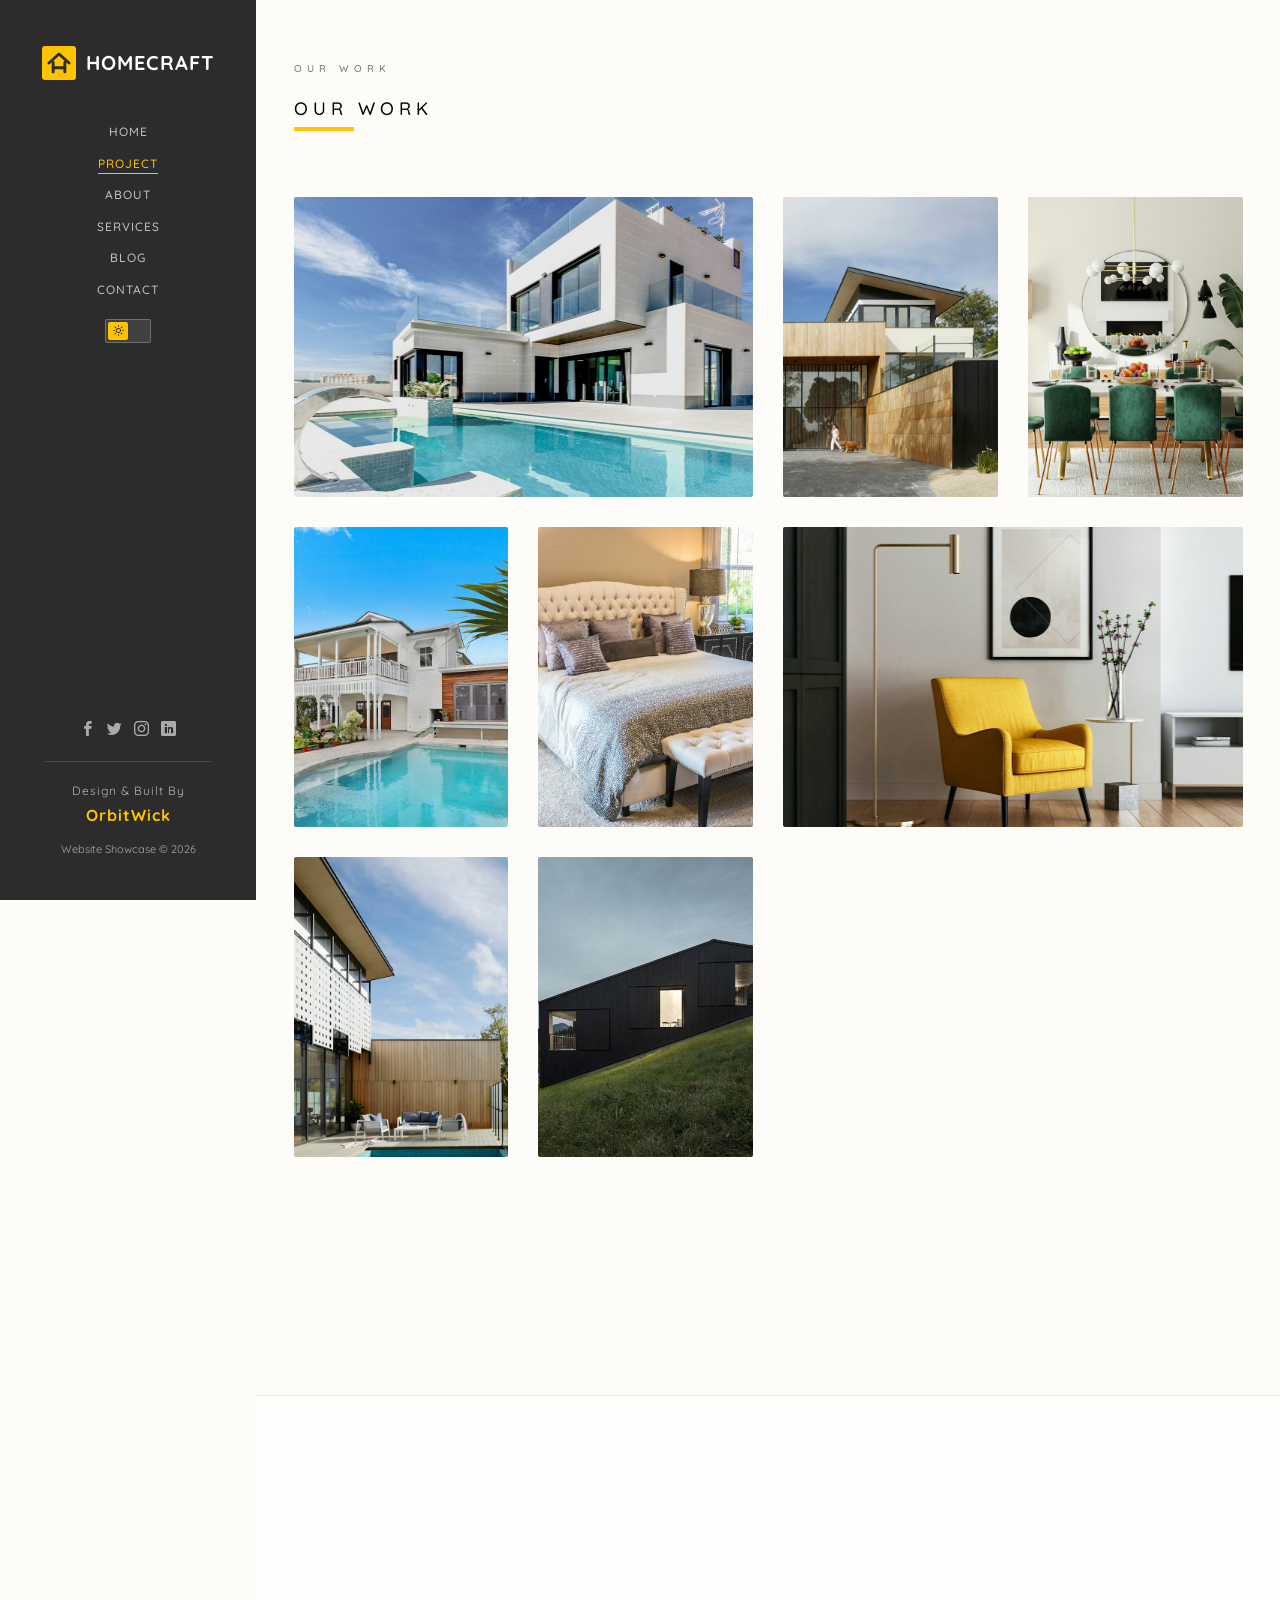
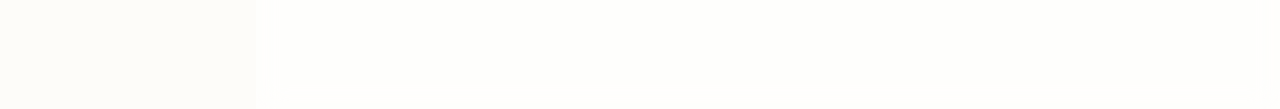
<file: work.html>
<!DOCTYPE html>
<html lang="en">
	<head>
	<meta charset="utf-8">
	<meta http-equiv="X-UA-Compatible" content="IE=edge">
	<title>Projects | HomeCraft Home Building &amp; Interiors</title>
	<meta name="viewport" content="width=device-width, initial-scale=1">
	<meta name="description" content="Browse HomeCraft projects: modern houses, remodeled apartments, kitchens, dining rooms and bespoke interiors.">
	<meta name="author" content="OrbitWick">
	<meta name="robots" content="index, follow, max-image-preview:large">
	<meta name="theme-color" content="#2C2C2C">
	<link rel="canonical" href="https://md-abdur-rahman-07.github.io/HomeCraft/work.html">
	<meta property="og:type" content="website">
	<meta property="og:site_name" content="HomeCraft">
	<meta property="og:title" content="Projects | HomeCraft Home Building &amp; Interiors">
	<meta property="og:description" content="Browse HomeCraft projects: modern houses, remodeled apartments, kitchens, dining rooms and bespoke interiors.">
	<meta property="og:url" content="https://md-abdur-rahman-07.github.io/HomeCraft/work.html">
	<meta property="og:image" content="https://md-abdur-rahman-07.github.io/HomeCraft/images/img_bg_1.jpg">
	<meta name="twitter:card" content="summary_large_image">
	<meta name="twitter:title" content="Projects | HomeCraft Home Building &amp; Interiors">
	<meta name="twitter:description" content="Browse HomeCraft projects: modern houses, remodeled apartments, kitchens, dining rooms and bespoke interiors.">
	<meta name="twitter:image" content="https://md-abdur-rahman-07.github.io/HomeCraft/images/img_bg_1.jpg">
	<link rel="icon" href="favicon.ico" sizes="32x32">
	<link rel="icon" href="favicon.svg" type="image/svg+xml">
	<link rel="apple-touch-icon" href="apple-touch-icon.png">
	<script>try{if(localStorage.getItem('hc-theme')==='dark')document.documentElement.setAttribute('data-theme','dark')}catch(e){}</script>
	<script type="application/ld+json">{"@context": "https://schema.org", "@type": "WebPage", "name": "Projects | HomeCraft Home Building & Interiors", "url": "https://md-abdur-rahman-07.github.io/HomeCraft/work.html", "description": "Browse HomeCraft projects: modern houses, remodeled apartments, kitchens, dining rooms and bespoke interiors.", "inLanguage": "en", "creator": {"@type": "Organization", "name": "OrbitWick", "url": "https://orbitwick.com"}}</script>

	<link href="https://fonts.googleapis.com/css?family=Quicksand:300,400,500,700&display=swap" rel="stylesheet">
	
	<!-- Animate.css -->
	<link rel="stylesheet" href="css/animate.css?v=2">
	<!-- Icomoon Icon Fonts-->
	<link rel="stylesheet" href="css/icomoon.css?v=2">
	<!-- Bootstrap  -->
	<link rel="stylesheet" href="css/bootstrap.css?v=2">
	<!-- Flexslider  -->
	<link rel="stylesheet" href="css/flexslider.css?v=2">
	<!-- Flaticons  -->
	<link rel="stylesheet" href="fonts/flaticon/font/flaticon.css?v=2">
	<!-- Owl Carousel -->
	<link rel="stylesheet" href="css/owl.carousel.min.css?v=2">
	<link rel="stylesheet" href="css/owl.theme.default.min.css?v=2">
	<!-- Theme style  -->
	<link rel="stylesheet" href="css/style.css?v=2">
	<!-- HomeCraft theme, and glass -->
	<link rel="stylesheet" href="css/homecraft.css?v=2">

	<!-- Modernizr JS -->
	<script src="js/modernizr-2.6.2.min.js?v=2"></script>
	<!-- FOR IE9 below -->
	<!--[if lt IE 9]>
	<script src="js/respond.min.js?v=2"></script>
	<![endif]-->

	</head>
	<body>
	<div id="hc-page">
		<a href="#" aria-label="Toggle menu" class="js-hc-nav-toggle hc-nav-toggle"><i></i></a>
		<aside id="hc-aside" role="complementary" class="border js-fullheight">
			<div id="hc-logo"><a href="index.html"><svg class="logo-mark" viewBox="0 0 64 64" aria-hidden="true"><rect width="64" height="64" rx="6" fill="#FFC300"/><path d="M13 32 32 15l19 17" fill="none" stroke="#2C2C2C" stroke-width="5.5" stroke-linecap="round" stroke-linejoin="round"/><path d="M21 31v18M43 31v18M21 41h22" fill="none" stroke="#2C2C2C" stroke-width="5.5" stroke-linecap="round"/></svg><span>HomeCraft</span></a></div>
			<nav id="hc-main-menu" role="navigation">
				<ul>
					<li><a href="index.html">Home</a></li>
					<li class="hc-active"><a href="work.html">Project</a></li>
					<li><a href="about.html">About</a></li>
					<li><a href="services.html">Services</a></li>
					<li><a href="blog.html">Blog</a></li>
					<li><a href="contact.html">Contact</a></li>
				</ul>
				<button type="button" class="theme-toggle" aria-label="Switch to dark theme"><i class="icon-sun2" aria-hidden="true"></i></button>
			</nav>

			<div class="hc-footer">
				<ul>
					<li><a href="#" aria-label="Facebook"><i class="icon-facebook2"></i></a></li>
					<li><a href="#" aria-label="Twitter"><i class="icon-twitter2"></i></a></li>
					<li><a href="#" aria-label="Instagram"><i class="icon-instagram"></i></a></li>
					<li><a href="#" aria-label="LinkedIn"><i class="icon-linkedin2"></i></a></li>
				</ul>
				<p class="credit">Design &amp; Built By <a href="https://orbitwick.com" target="_blank" rel="noopener">OrbitWick</a></p>
				<p class="copyright">Website Showcase &copy; 2026</p>
			</div>

		</aside>

		<div id="hc-main">
			<div class="hc-work">
				<div class="hc-narrow-content">
					<div class="row">
						<div class="col-md-6 col-md-offset-3 col-md-pull-3 animate-box" data-animate-effect="fadeInLeft">
							<span class="heading-meta">Our Work</span>
							<h1 class="hc-heading">Our Work</h1>
						</div>
					</div>
					<div class="row row-bottom-padded-md">
						<div class="col-md-6 animate-box" data-animate-effect="fadeInLeft">
							<div class="project" role="group" aria-label="Poolside Villa" style="background-image: url(images/img-1.jpg);">
								<div class="desc">
									<div class="con">
										<h3><a href="work.html">Poolside Villa</a></h3>
										<span>Building</span>
										<p class="icon">
											<span><a href="#"><i class="icon-share3"></i></a></span>
											<span><a href="#"><i class="icon-eye"></i> 100</a></span>
											<span><a href="#"><i class="icon-heart"></i> 49</a></span>
										</p>
									</div>
								</div>
							</div>
						</div>
						<div class="col-md-3 animate-box" data-animate-effect="fadeInLeft">
							<div class="project" role="group" aria-label="Timber Courtyard House" style="background-image: url(images/img-2.jpg);">
								<div class="desc">
									<div class="con">
										<h3><a href="work.html">Timber Courtyard House</a></h3>
										<span>House, Apartment</span>
										<p class="icon">
											<span><a href="#"><i class="icon-share3"></i></a></span>
											<span><a href="#"><i class="icon-eye"></i> 100</a></span>
											<span><a href="#"><i class="icon-heart"></i> 49</a></span>
										</p>
									</div>
								</div>
							</div>
						</div>
						<div class="col-md-3 animate-box" data-animate-effect="fadeInLeft">
							<div class="project" role="group" aria-label="Garden Dining Room" style="background-image: url(images/img-3.jpg);">
								<div class="desc">
									<div class="con">
										<h3><a href="work.html">Garden Dining Room</a></h3>
										<span>Dining Room</span>
										<p class="icon">
											<span><a href="#"><i class="icon-share3"></i></a></span>
											<span><a href="#"><i class="icon-eye"></i> 100</a></span>
											<span><a href="#"><i class="icon-heart"></i> 49</a></span>
										</p>
									</div>
								</div>
							</div>
						</div>
						<div class="col-md-3 animate-box" data-animate-effect="fadeInLeft">
							<div class="project" role="group" aria-label="Coastal Family Home" style="background-image: url(images/img-4.jpg);">
								<div class="desc">
									<div class="con">
										<h3><a href="work.html">Coastal Family Home</a></h3>
										<span>House, Building</span>
										<p class="icon">
											<span><a href="#"><i class="icon-share3"></i></a></span>
											<span><a href="#"><i class="icon-eye"></i> 100</a></span>
											<span><a href="#"><i class="icon-heart"></i> 49</a></span>
										</p>
									</div>
								</div>
							</div>
						</div>
						<div class="col-md-3 animate-box" data-animate-effect="fadeInLeft">
							<div class="project" role="group" aria-label="Classic Bedroom Suite" style="background-image: url(images/img-5.jpg);">
								<div class="desc">
									<div class="con">
										<h3><a href="work.html">Classic Bedroom Suite</a></h3>
										<span>Condo, Pad</span>
										<p class="icon">
											<span><a href="#"><i class="icon-share3"></i></a></span>
											<span><a href="#"><i class="icon-eye"></i> 100</a></span>
											<span><a href="#"><i class="icon-heart"></i> 49</a></span>
										</p>
									</div>
								</div>
							</div>
						</div>
						<div class="col-md-6 animate-box" data-animate-effect="fadeInLeft">
							<div class="project" role="group" aria-label="Signature Reading Corner" style="background-image: url(images/img-6.jpg);">
								<div class="desc">
									<div class="con">
										<h3><a href="work.html">Signature Reading Corner</a></h3>
										<span>Table, Chairs</span>
										<p class="icon">
											<span><a href="#"><i class="icon-share3"></i></a></span>
											<span><a href="#"><i class="icon-eye"></i> 100</a></span>
											<span><a href="#"><i class="icon-heart"></i> 49</a></span>
										</p>
									</div>
								</div>
							</div>
						</div>

						<div class="col-md-3 animate-box" data-animate-effect="fadeInLeft">
							<div class="project" role="group" aria-label="Modern Facade House" style="background-image: url(images/img-7.jpg);">
								<div class="desc">
									<div class="con">
										<h3><a href="work.html">Modern Facade House</a></h3>
										<span>House, Apartment</span>
										<p class="icon">
											<span><a href="#"><i class="icon-share3"></i></a></span>
											<span><a href="#"><i class="icon-eye"></i> 100</a></span>
											<span><a href="#"><i class="icon-heart"></i> 49</a></span>
										</p>
									</div>
								</div>
							</div>
						</div>
						<div class="col-md-3 animate-box" data-animate-effect="fadeInLeft">
							<div class="project" role="group" aria-label="Contemporary Residence" style="background-image: url(images/img-8.jpg);">
								<div class="desc">
									<div class="con">
										<h3><a href="work.html">Contemporary Residence</a></h3>
										<span>Dining Room</span>
										<p class="icon">
											<span><a href="#"><i class="icon-share3"></i></a></span>
											<span><a href="#"><i class="icon-eye"></i> 100</a></span>
											<span><a href="#"><i class="icon-heart"></i> 49</a></span>
										</p>
									</div>
								</div>
							</div>
						</div>
						<div class="col-md-3 animate-box" data-animate-effect="fadeInLeft">
							<div class="project" role="group" aria-label="Urban Living Space" style="background-image: url(images/img-9.jpg);">
								<div class="desc">
									<div class="con">
										<h3><a href="work.html">Urban Living Space</a></h3>
										<span>House, Building</span>
										<p class="icon">
											<span><a href="#"><i class="icon-share3"></i></a></span>
											<span><a href="#"><i class="icon-eye"></i> 100</a></span>
											<span><a href="#"><i class="icon-heart"></i> 49</a></span>
										</p>
									</div>
								</div>
							</div>
						</div>
						<div class="col-md-3 animate-box" data-animate-effect="fadeInLeft">
							<div class="project" role="group" aria-label="Sunlit Courtyard" style="background-image: url(images/img-10.jpg);">
								<div class="desc">
									<div class="con">
										<h3><a href="work.html">Sunlit Courtyard</a></h3>
										<span>Condo, Pad</span>
										<p class="icon">
											<span><a href="#"><i class="icon-share3"></i></a></span>
											<span><a href="#"><i class="icon-eye"></i> 100</a></span>
											<span><a href="#"><i class="icon-heart"></i> 49</a></span>
										</p>
									</div>
								</div>
							</div>
						</div>
					</div>
					<div class="row">
						<div class="col-md-12 animate-box" data-animate-effect="fadeInLeft">
							<ul class="pagination">
								<li class="disabled"><a href="#">&laquo;</a></li>
								<li class="active"><a href="#">1</a></li>
								<li><a href="#">2</a></li>
								<li><a href="#">3</a></li>
								<li><a href="#">4</a></li>
								<li><a href="#">&raquo;</a></li>
							</ul>
						</div>
					</div>
				</div>
			</div>

			<div id="get-in-touch" class="hc-bg-color">
				<div class="hc-narrow-content">
					<div class="row">
						<div class="col-md-6 animate-box" data-animate-effect="fadeInLeft">
							<h2>Get in Touch!</h2>
						</div>
					</div>
					<div class="row">
						<div class="col-md-6 col-md-offset-3 col-md-pull-3 animate-box" data-animate-effect="fadeInLeft">
							<p class="hc-lead">Planning a new home or a remodel? Tell us about your space and we will help you shape it.</p>
							<p><a href="contact.html" class="btn btn-primary btn-learn">Contact us</a></p>
						</div>
						
					</div>
				</div>
			</div>
		</div>
	</div>

	<!-- jQuery -->
	<script src="js/jquery.min.js?v=2"></script>
	<!-- jQuery Easing -->
	<script src="js/jquery.easing.1.3.js?v=2"></script>
	<!-- Bootstrap -->
	<script src="js/bootstrap.min.js?v=2"></script>
	<!-- Waypoints -->
	<script src="js/jquery.waypoints.min.js?v=2"></script>
	<!-- Flexslider -->
	<script src="js/jquery.flexslider-min.js?v=2"></script>
	<!-- Sticky Kit -->
	<script src="js/sticky-kit.min.js?v=2"></script>
	<!-- Owl carousel -->
	<script src="js/owl.carousel.min.js?v=2"></script>
	<!-- Counters -->
	<script src="js/jquery.countTo.js?v=2"></script>
	
	
	<!-- MAIN JS -->
	<script src="js/main.js?v=2"></script>

	</body>
</html>
</file>
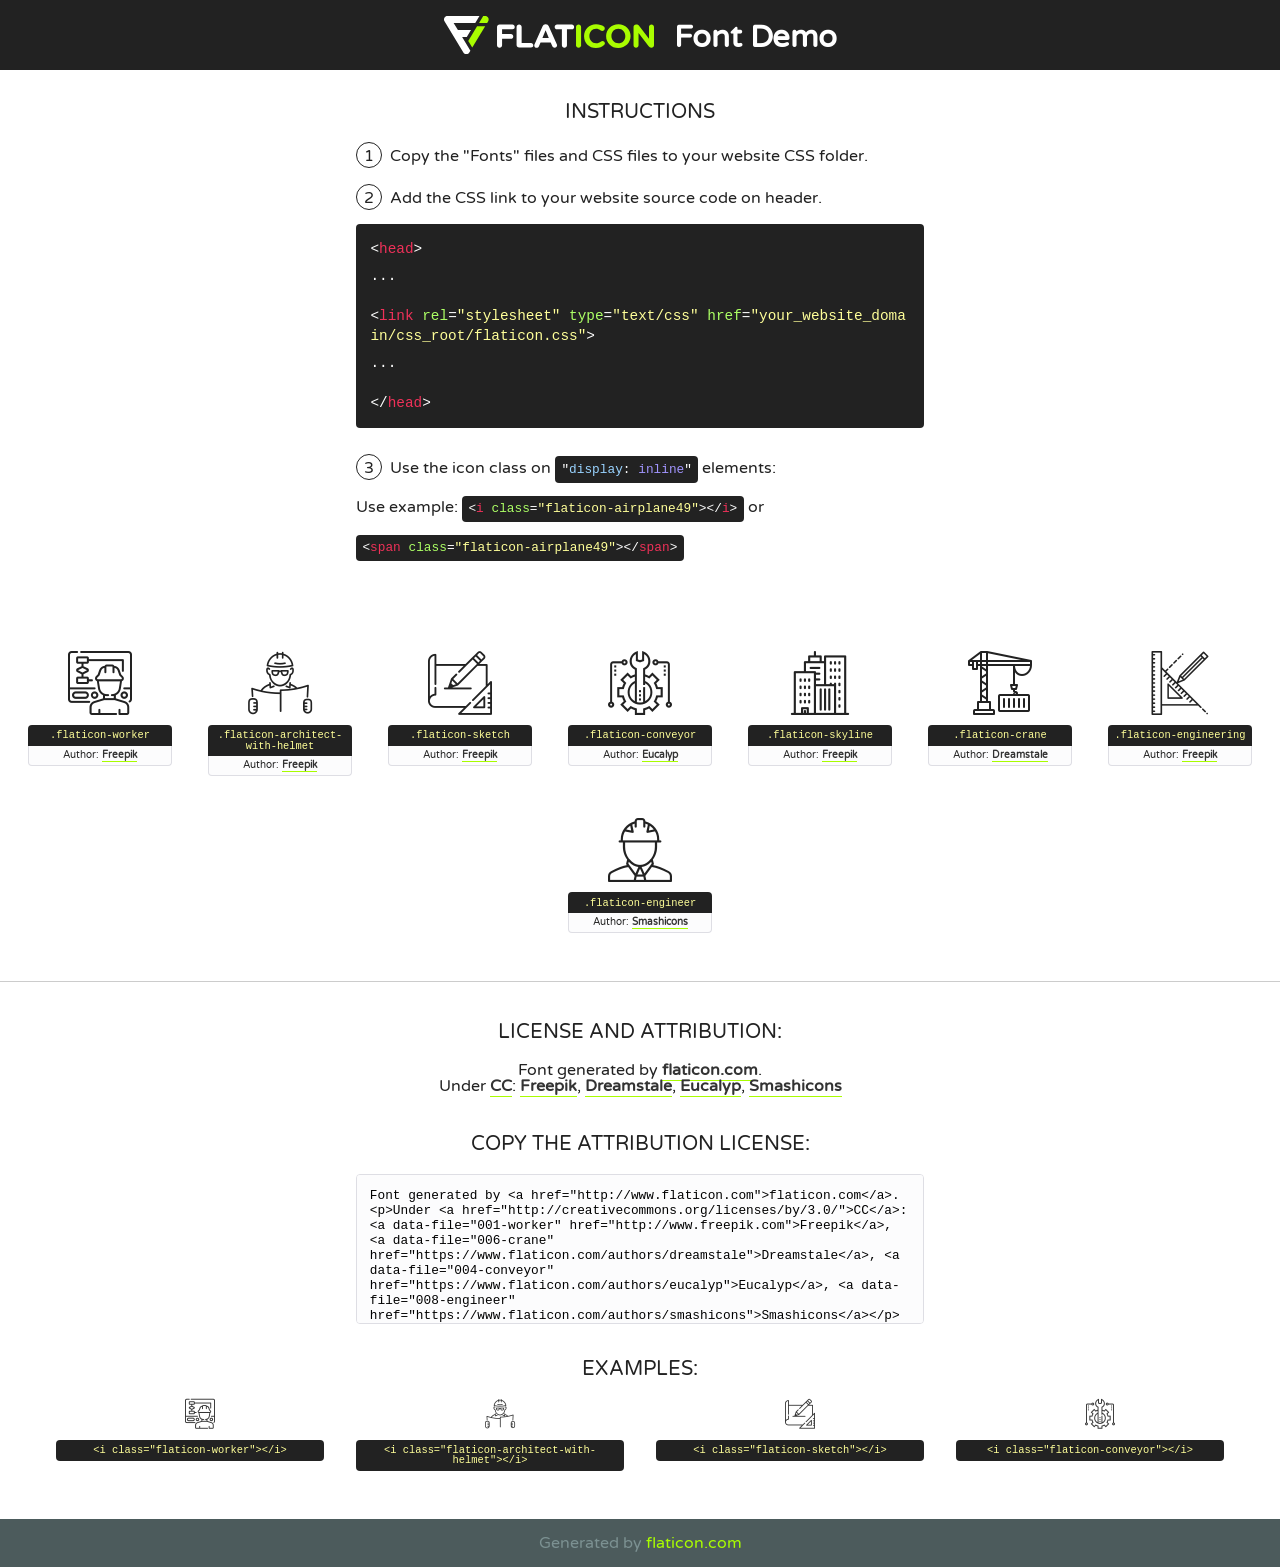
<file: fonts/flaticon/font/flaticon.html>
<!DOCTYPE html>
<!--
  Flaticon icon font: Flaticon
  Creation date: 17/01/2018 04:05
-->
<html>
<!DOCTYPE html>
<html>

<head>
    <title>Flaticon WebFont</title>
    <link href="http://fonts.googleapis.com/css?family=Varela+Round" rel="stylesheet" type="text/css" />
    <link rel="stylesheet" type="text/css" href="flaticon.css">
    <meta charset="UTF-8">
    <style>
    html, body, div, span, applet, object, iframe,
    h1, h2, h3, h4, h5, h6, p, blockquote, pre,
    a, abbr, acronym, address, big, cite, code,
    del, dfn, em, img, ins, kbd, q, s, samp,
    small, strike, strong, sub, sup, tt, var,
    b, u, i, center,
    dl, dt, dd, ol, ul, li,
    fieldset, form, label, legend,
    table, caption, tbody, tfoot, thead, tr, th, td,
    article, aside, canvas, details, embed, 
    figure, figcaption, footer, header, hgroup, 
    menu, nav, output, ruby, section, summary,
    time, mark, audio, video {
        margin: 0;
        padding: 0;
        border: 0;
        font-size: 100%;
        font: inherit;
        vertical-align: baseline;
    }
    /* HTML5 display-role reset for older browsers */
    article, aside, details, figcaption, figure, 
    footer, header, hgroup, menu, nav, section {
        display: block;
    }
    body {
        line-height: 1;
    }
    ol, ul {
        list-style: none;
    }
    blockquote, q {
        quotes: none;
    }
    blockquote:before, blockquote:after,
    q:before, q:after {
        content: '';
        content: none;
    }
    table {
        border-collapse: collapse;
        border-spacing: 0;
    }
    body {
        font-family: 'Varela Round', Helvetica, Arial, sans-serif;
        font-size: 16px;
        color: #222;
    }
    a {
        color: #333;
        border-bottom: 1px solid #a9fd00;
        font-weight: bold;
        text-decoration: none;
    }
    * {
        -moz-box-sizing: border-box;
        -webkit-box-sizing: border-box;
        box-sizing: border-box;
        margin: 0;
        padding: 0;
    }
    [class^="flaticon-"]:before, [class*=" flaticon-"]:before, [class^="flaticon-"]:after, [class*=" flaticon-"]:after {
        font-family: Flaticon;
        font-size: 30px;
        font-style: normal;
        margin-left: 20px;
        color: #333;
    }
    .wrapper {
        max-width: 600px;
        margin: auto;
        padding: 0 1em;
    }
    .title {
        font-size: 1.25em;
        text-align: center;
        margin-bottom: 1em;
        text-transform: uppercase;
    }
    header {
        text-align: center;
        background-color: #222;
        color: #fff;
        padding: 1em;
    }
    header .logo {
        width: 210px;
        height: 38px;
        display: inline-block;
        vertical-align: middle;
        margin-right: 1em;
        border: none;
    }
    header strong {
        font-size: 1.95em;
        font-weight: bold;
        vertical-align: middle;
        margin-top: 5px;
        display: inline-block;
    }
    .demo {
        margin: 2em auto;
        line-height: 1.25em;
    }
    .demo ul li {
        margin-bottom: 1em;
    }
    .demo ul li .num {
        color: #222;
        border-radius: 20px;
        display: inline-block;
        width: 26px;
        padding: 3px;
        height: 26px;
        text-align: center;
        margin-right: 0.5em;
        border: 1px solid #222;
    }
    .demo ul li code {
        background-color: #222;
        border-radius: 4px;
        padding: 0.25em 0.5em;
        display: inline-block;
        color: #fff;
        font-family: Consolas,Monaco,Lucida Console,Liberation Mono,DejaVu Sans Mono,Bitstream Vera Sans Mono,Courier New, monospace;
        font-weight: lighter;
        margin-top: 1em;
        font-size: 0.8em;
        word-break: break-all;
    }
    .demo ul li code.big {
        padding: 1em;
        font-size: 0.9em;
    }
    .demo ul li code .red {
        color: #EF3159;
    }
    .demo ul li code .green {
        color: #ACFF65;
    }
    .demo ul li code .yellow {
        color: #FFFF99;
    }
    .demo ul li code .blue {
        color: #99D3FF;
    }
    .demo ul li code .purple {
        color: #A295FF;
    }
    .demo ul li code .dots {
        margin-top: 0.5em;
        display: block;
    }
    #glyphs {
        border-bottom: 1px solid #ccc;
        padding: 2em 0;
        text-align: center;
    }
    .glyph {
        display: inline-block;
        width: 9em;
        margin: 1em;
        text-align: center;
        vertical-align: top;
        background: #FFF;
    }
    .glyph .glyph-icon {
        padding: 10px;
        display: block;
        font-family:"Flaticon";
        font-size: 64px;
        line-height: 1;
    }
    .glyph .glyph-icon:before {
        font-size: 64px;
        color: #222;
        margin-left: 0;
    }
    .class-name {
        font-size: 0.65em;
        background-color: #222;
        color: #fff;
        border-radius: 4px 4px 0 0;
        padding: 0.5em;
        color: #FFFF99;
        font-family: Consolas,Monaco,Lucida Console,Liberation Mono,DejaVu Sans Mono,Bitstream Vera Sans Mono,Courier New, monospace;
    }
    .author-name {
        font-size: 0.6em;
        background-color: #fcfcfd;
        border: 1px solid #DEDEE4;
        border-top: 0;
        border-radius: 0 0 4px 4px;
        padding: 0.5em;
    }
    .class-name:last-child {
        font-size: 10px;
        color:#888;
    }
    .class-name:last-child a {
        font-size: 10px;
        color:#555;
    }
    .class-name:last-child a:hover {
        color:#a9fd00;
    }
    .glyph > input {
        display: block;
        width: 100px;
        margin: 5px auto;
        text-align: center;
        font-size: 12px;
        cursor: text;
    }
    .glyph > input.icon-input {
        font-family:"Flaticon";
        font-size: 16px;
        margin-bottom: 10px;
    }
    .attribution .title {
        margin-top: 2em;
    }
    .attribution textarea {
        background-color: #fcfcfd;
        padding: 1em;
        border: none;
        box-shadow: none;
        border: 1px solid #DEDEE4;
        border-radius: 4px;
        resize: none;
        width: 100%;
        height: 150px;
        font-size: 0.8em;
        font-family: Consolas,Monaco,Lucida Console,Liberation Mono,DejaVu Sans Mono,Bitstream Vera Sans Mono,Courier New, monospace;
        -webkit-appearance: none;
    }
    .iconsuse {
        margin: 2em auto;
        text-align: center;
        max-width: 1200px;
    }
    .iconsuse:after {
        content: '';
        display: table;
        clear: both;
    }
    .iconsuse .image {
        float: left;
        width: 25%;
        padding: 0 1em;
    }
    .iconsuse .image p {
        margin-bottom: 1em;
    }
    .iconsuse .image span {
        display: block;
        font-size: 0.65em;
        background-color: #222;
        color: #fff;
        border-radius: 4px;
        padding: 0.5em;
        color: #FFFF99;
        margin-top: 1em;
        font-family: Consolas,Monaco,Lucida Console,Liberation Mono,DejaVu Sans Mono,Bitstream Vera Sans Mono,Courier New, monospace;
    }
    #footer {
        text-align: center;
        background-color: #4C5B5C;
        color: #7c9192;
        padding: 1em;
    }
    #footer a {
        border: none;
        color: #a9fd00;
        font-weight: normal;
    }
    @media (max-width: 960px) {
        .iconsuse .image {
            width: 50%;
        }
    }
    @media (max-width: 560px) {
        .iconsuse .image {
            width: 100%;
        }
    }
    </style>
</head>

<body class="characters-off">

    <header>
        <a href="http://www.flaticon.com" target="_blank" class="logo">
            <svg version="1.1" xmlns="http://www.w3.org/2000/svg" xmlns:xlink="http://www.w3.org/1999/xlink" xmlns:a="http://ns.adobe.com/AdobeSVGViewerExtensions/3.0/" viewBox="0 0 560.875 102.036" enable-background="new 0 0 560.875 102.036" xml:space="preserve">
                <defs>
                </defs>
                <g>
                    <g class="letters">
                        <path fill="#ffffff" d="M141.596,29.675c0-3.777,2.985-6.767,6.764-6.767h34.438c3.426,0,6.15,2.728,6.15,6.15
                        c0,3.43-2.724,6.149-6.15,6.149h-27.674v13.091h23.719c3.429,0,6.151,2.724,6.151,6.15c0,3.43-2.723,6.149-6.151,6.149h-23.719
                        v17.574c0,3.773-2.986,6.761-6.764,6.761c-3.779,0-6.764-2.989-6.764-6.761V29.675z"></path>
                        <path fill="#ffffff" d="M193.844,29.149c0-3.781,2.985-6.767,6.764-6.767c3.776,0,6.763,2.985,6.763,6.767v42.957h25.039
                        c3.426,0,6.149,2.726,6.149,6.153c0,3.425-2.723,6.15-6.149,6.15h-31.802c-3.779,0-6.764-2.986-6.764-6.768V29.149z"></path>
                        <path fill="#ffffff" d="M241.891,75.71l21.438-48.407c1.492-3.341,4.215-5.357,7.906-5.357h0.792
                        c3.686,0,6.323,2.017,7.815,5.357l21.439,48.407c0.436,0.967,0.701,1.845,0.701,2.723c0,3.602-2.809,6.501-6.414,6.501
                        c-3.161,0-5.269-1.845-6.499-4.655l-4.132-9.661h-27.059l-4.301,10.102c-1.144,2.631-3.426,4.214-6.237,4.214
                        c-3.517,0-6.24-2.81-6.24-6.325C241.1,77.64,241.451,76.677,241.891,75.71z M279.932,58.666l-8.521-20.297l-8.526,20.297H279.932
                        z"></path>
                        <path fill="#ffffff" d="M314.864,35.387H301.86c-3.429,0-6.239-2.813-6.239-6.238c0-3.429,2.811-6.24,6.239-6.24h39.533
                        c3.426,0,6.237,2.811,6.237,6.24c0,3.425-2.811,6.238-6.237,6.238h-13.001v42.785c0,3.773-2.99,6.761-6.764,6.761
                        c-3.779,0-6.764-2.989-6.764-6.761V35.387z"></path>
                        <path fill="#A9FD00" d="M352.615,29.149c0-3.781,2.985-6.767,6.767-6.767c3.774,0,6.761,2.985,6.761,6.767v49.024
                        c0,3.773-2.987,6.761-6.761,6.761c-3.781,0-6.767-2.989-6.767-6.761V29.149z"></path>
                        <path fill="#A9FD00" d="M374.132,53.836v-0.179c0-17.481,13.178-31.801,32.065-31.801c9.22,0,15.459,2.458,20.557,6.238
                        c1.402,1.054,2.637,2.985,2.637,5.357c0,3.692-2.985,6.59-6.681,6.59c-1.845,0-3.071-0.702-4.044-1.319
                        c-3.776-2.813-7.729-4.393-12.562-4.393c-10.364,0-17.831,8.611-17.831,19.154v0.173c0,10.542,7.291,19.329,17.831,19.329
                        c5.715,0,9.492-1.756,13.359-4.834c1.049-0.874,2.458-1.491,4.039-1.491c3.429,0,6.325,2.813,6.325,6.236
                        c0,2.106-1.056,3.78-2.282,4.834c-5.539,4.834-12.036,7.733-21.878,7.733C387.572,85.464,374.132,71.493,374.132,53.836z"></path>
                        <path fill="#A9FD00" d="M433.009,53.836v-0.179c0-17.481,13.79-31.801,32.766-31.801c18.981,0,32.592,14.143,32.592,31.628v0.173
                        c0,17.483-13.785,31.807-32.769,31.807C446.625,85.464,433.009,71.32,433.009,53.836z M484.224,53.836v-0.179
                        c0-10.539-7.725-19.326-18.626-19.326c-10.893,0-18.449,8.611-18.449,19.154v0.173c0,10.542,7.73,19.329,18.626,19.329
                        C476.676,72.986,484.224,64.378,484.224,53.836z"></path>
                        <path fill="#A9FD00" d="M506.233,29.321c0-3.774,2.99-6.763,6.767-6.763h1.401c3.252,0,5.183,1.583,7.029,3.953l26.093,34.265
                        V29.059c0-3.692,2.99-6.677,6.681-6.677c3.683,0,6.671,2.985,6.671,6.677v48.934c0,3.78-2.987,6.765-6.764,6.765h-0.436
                        c-3.257,0-5.188-1.581-7.034-3.953l-27.056-35.492v32.944c0,3.687-2.985,6.676-6.678,6.676c-3.683,0-6.673-2.989-6.673-6.676
                        V29.321z"></path>
                    </g>
                    <g class="insignia">
                        <path fill="#ffffff" d="M48.372,56.137h12.517l11.156-18.537H37.186L25.688,18.539h57.825L94.668,0H9.271
                        C5.925,0,2.842,1.801,1.198,4.716c-1.644,2.907-1.593,6.482,0.134,9.343l50.38,83.501c1.678,2.781,4.689,4.476,7.938,4.476
                        c3.246,0,6.257-1.695,7.935-4.476l2.898-4.804L48.372,56.137z"></path>
                        <g class="i">
                            <path fill="#A9FD00" d="M93.575,18.539h0.031v0.004l21.652,0.004l2.705-4.488c1.727-2.861,1.778-6.436,0.133-9.343
                            C116.454,1.801,113.371,0,110.026,0h-5.294L93.575,18.539z"></path>
                            <polygon fill="#A9FD00" points="88.291,27.356 64.725,66.486 75.519,84.404 109.942,27.356"></polygon>
                        </g>
                    </g>
                </g>
            </svg>
        </a>
        <strong>Font Demo</strong>
    </header>


    <section class="demo wrapper">

        <p class="title">Instructions</p>

        <ul>
            <li>
                <span class="num">1</span>Copy the "Fonts" files and CSS files to your website CSS folder.
            </li>
            <li>
                <span class="num">2</span>Add the CSS link to your website source code on header.
                <code class="big">
                    &lt;<span class="red">head</span>&gt;
                    <br/><span class="dots">...</span>
                    <br/>&lt;<span class="red">link</span> <span class="green">rel</span>=<span class="yellow">"stylesheet"</span> <span class="green">type</span>=<span class="yellow">"text/css"</span> <span class="green">href</span>=<span class="yellow">"your_website_domain/css_root/flaticon.css"</span>&gt;
                    <br/><span class="dots">...</span>
                    <br/>&lt;/<span class="red">head</span>&gt;
                </code>
            </li>

            <li>
                <p>
                    <span class="num">3</span>Use the icon class on <code>"<span class="blue">display</span>:<span class="purple"> inline</span>"</code> elements:
                    <br />
                    Use example: <code>&lt;<span class="red">i</span> <span class="green">class</span>=<span class="yellow">&quot;flaticon-airplane49&quot;</span>&gt;&lt;/<span class="red">i</span>&gt;</code> or <code>&lt;<span class="red">span</span> <span class="green">class</span>=<span class="yellow">&quot;flaticon-airplane49&quot;</span>&gt;&lt;/<span class="red">span</span>&gt;</code>
            </li>
        </ul>

    </section>




   <section id="glyphs">          
    
      
        <div class="glyph"><div class="glyph-icon flaticon-worker"></div>
            <div class="class-name">.flaticon-worker</div>
            <div class="author-name">Author: <a data-file="001-worker" href="http://www.freepik.com">Freepik</a> </div> 
        </div>        
        
        <div class="glyph"><div class="glyph-icon flaticon-architect-with-helmet"></div>
            <div class="class-name">.flaticon-architect-with-helmet</div>
            <div class="author-name">Author: <a data-file="002-architect-with-helmet" href="http://www.freepik.com">Freepik</a> </div> 
        </div>        
        
        <div class="glyph"><div class="glyph-icon flaticon-sketch"></div>
            <div class="class-name">.flaticon-sketch</div>
            <div class="author-name">Author: <a data-file="003-sketch" href="http://www.freepik.com">Freepik</a> </div> 
        </div>        
        
        <div class="glyph"><div class="glyph-icon flaticon-conveyor"></div>
            <div class="class-name">.flaticon-conveyor</div>
            <div class="author-name">Author: <a data-file="004-conveyor" href="https://www.flaticon.com/authors/eucalyp">Eucalyp</a> </div> 
        </div>        
        
        <div class="glyph"><div class="glyph-icon flaticon-skyline"></div>
            <div class="class-name">.flaticon-skyline</div>
            <div class="author-name">Author: <a data-file="005-skyline" href="http://www.freepik.com">Freepik</a> </div> 
        </div>        
        
        <div class="glyph"><div class="glyph-icon flaticon-crane"></div>
            <div class="class-name">.flaticon-crane</div>
            <div class="author-name">Author: <a data-file="006-crane" href="https://www.flaticon.com/authors/dreamstale">Dreamstale</a> </div> 
        </div>        
        
        <div class="glyph"><div class="glyph-icon flaticon-engineering"></div>
            <div class="class-name">.flaticon-engineering</div>
            <div class="author-name">Author: <a data-file="007-engineering" href="http://www.freepik.com">Freepik</a> </div> 
        </div>        
        
        <div class="glyph"><div class="glyph-icon flaticon-engineer"></div>
            <div class="class-name">.flaticon-engineer</div>
            <div class="author-name">Author: <a data-file="008-engineer" href="https://www.flaticon.com/authors/smashicons">Smashicons</a> </div> 
        </div>        
        

    </section>



    <section class="attribution wrapper"   style="text-align:center;">

      <div class="title">License and attribution:</div><div class="attrDiv">Font generated by <a href="http://www.flaticon.com">flaticon.com</a>. <div><p>Under <a href="http://creativecommons.org/licenses/by/3.0/">CC</a>: <a data-file="001-worker" href="http://www.freepik.com">Freepik</a>, <a data-file="006-crane" href="https://www.flaticon.com/authors/dreamstale">Dreamstale</a>, <a data-file="004-conveyor" href="https://www.flaticon.com/authors/eucalyp">Eucalyp</a>, <a data-file="008-engineer" href="https://www.flaticon.com/authors/smashicons">Smashicons</a></p>  </div>
      </div>
      <div class="title">Copy the Attribution License:</div>

    <textarea onclick="this.focus();this.select();">Font generated by &lt;a href=&quot;http://www.flaticon.com&quot;&gt;flaticon.com&lt;/a&gt;. <p>Under <a href="http://creativecommons.org/licenses/by/3.0/">CC</a>: <a data-file="001-worker" href="http://www.freepik.com">Freepik</a>, <a data-file="006-crane" href="https://www.flaticon.com/authors/dreamstale">Dreamstale</a>, <a data-file="004-conveyor" href="https://www.flaticon.com/authors/eucalyp">Eucalyp</a>, <a data-file="008-engineer" href="https://www.flaticon.com/authors/smashicons">Smashicons</a></p>  
     </textarea>

    </section>

    <section class="iconsuse">

          <div class="title">Examples:</div>            
             
            <div class="image">
                <p>
                    <i class="glyph-icon flaticon-worker"></i> 
                    <span>&lt;i class=&quot;flaticon-worker&quot;&gt;&lt;/i&gt;</span>
                </p>
            </div>
            
            <div class="image">
                <p>
                    <i class="glyph-icon flaticon-architect-with-helmet"></i> 
                    <span>&lt;i class=&quot;flaticon-architect-with-helmet&quot;&gt;&lt;/i&gt;</span>
                </p>
            </div>
            
            <div class="image">
                <p>
                    <i class="glyph-icon flaticon-sketch"></i> 
                    <span>&lt;i class=&quot;flaticon-sketch&quot;&gt;&lt;/i&gt;</span>
                </p>
            </div>
            
            <div class="image">
                <p>
                    <i class="glyph-icon flaticon-conveyor"></i> 
                    <span>&lt;i class=&quot;flaticon-conveyor&quot;&gt;&lt;/i&gt;</span>
                </p>
            </div>
                       
        </div>
                            
    </section>

<div id="footer">
    <div>Generated by <a href="http://www.flaticon.com">flaticon.com</a>
    </div>
</div>



</body>
</html>
</file>
<file: css/icomoon.css>
@font-face {
  font-family: 'icomoon';
  src:  url('fonts/icomoon.eot?6py85u');
  src:  url('fonts/icomoon.eot?6py85u#iefix') format('embedded-opentype'),
    url('fonts/icomoon.ttf?6py85u') format('truetype'),
    url('fonts/icomoon.woff?6py85u') format('woff'),
    url('fonts/icomoon.svg?6py85u#icomoon') format('svg');
  font-weight: normal;
  font-style: normal;
}

[class^="icon-"], [class*=" icon-"] {
  /* use !important to prevent issues with browser extensions that change fonts */
  font-family: 'icomoon' !important;
  speak: none;
  font-style: normal;
  font-weight: normal;
  font-variant: normal;
  text-transform: none;
  line-height: 1;

  /* Better Font Rendering =========== */
  -webkit-font-smoothing: antialiased;
  -moz-osx-font-smoothing: grayscale;
}

.icon-times:before {
  content: "\e930";
}
.icon-tick:before {
  content: "\e931";
}
.icon-plus:before {
  content: "\e932";
}
.icon-minus:before {
  content: "\e933";
}
.icon-equals:before {
  content: "\e934";
}
.icon-divide:before {
  content: "\e935";
}
.icon-chevron-right:before {
  content: "\e936";
}
.icon-chevron-left:before {
  content: "\e937";
}
.icon-arrow-right-thick:before {
  content: "\e938";
}
.icon-arrow-left-thick:before {
  content: "\e939";
}
.icon-th-small:before {
  content: "\e93a";
}
.icon-th-menu:before {
  content: "\e93b";
}
.icon-th-list:before {
  content: "\e93c";
}
.icon-th-large:before {
  content: "\e93d";
}
.icon-home:before {
  content: "\e93e";
}
.icon-arrow-forward:before {
  content: "\e93f";
}
.icon-arrow-back:before {
  content: "\e940";
}
.icon-rss:before {
  content: "\e941";
}
.icon-location:before {
  content: "\e942";
}
.icon-link:before {
  content: "\e943";
}
.icon-image:before {
  content: "\e944";
}
.icon-arrow-up-thick:before {
  content: "\e945";
}
.icon-arrow-down-thick:before {
  content: "\e946";
}
.icon-starburst:before {
  content: "\e947";
}
.icon-starburst-outline:before {
  content: "\e948";
}
.icon-star3:before {
  content: "\e949";
}
.icon-flow-children:before {
  content: "\e94a";
}
.icon-export:before {
  content: "\e94b";
}
.icon-delete2:before {
  content: "\e94c";
}
.icon-delete-outline:before {
  content: "\e94d";
}
.icon-cloud-storage:before {
  content: "\e94e";
}
.icon-wi-fi:before {
  content: "\e94f";
}
.icon-heart:before {
  content: "\e950";
}
.icon-flash:before {
  content: "\e951";
}
.icon-cancel:before {
  content: "\e952";
}
.icon-backspace:before {
  content: "\e953";
}
.icon-attachment:before {
  content: "\e954";
}
.icon-arrow-move:before {
  content: "\e955";
}
.icon-warning:before {
  content: "\e956";
}
.icon-user:before {
  content: "\e957";
}
.icon-radar:before {
  content: "\e958";
}
.icon-lock-open:before {
  content: "\e959";
}
.icon-lock-closed:before {
  content: "\e95a";
}
.icon-location-arrow:before {
  content: "\e95b";
}
.icon-info:before {
  content: "\e95c";
}
.icon-user-delete:before {
  content: "\e95d";
}
.icon-user-add:before {
  content: "\e95e";
}
.icon-media-pause:before {
  content: "\e95f";
}
.icon-group:before {
  content: "\e960";
}
.icon-chart-pie:before {
  content: "\e961";
}
.icon-chart-line:before {
  content: "\e962";
}
.icon-chart-bar:before {
  content: "\e963";
}
.icon-chart-area:before {
  content: "\e964";
}
.icon-video:before {
  content: "\e965";
}
.icon-point-of-interest:before {
  content: "\e966";
}
.icon-infinity:before {
  content: "\e967";
}
.icon-globe:before {
  content: "\e968";
}
.icon-eye:before {
  content: "\e969";
}
.icon-cog:before {
  content: "\e96a";
}
.icon-camera:before {
  content: "\e96b";
}
.icon-upload:before {
  content: "\e96c";
}
.icon-scissors:before {
  content: "\e96d";
}
.icon-refresh:before {
  content: "\e96e";
}
.icon-pin:before {
  content: "\e96f";
}
.icon-key:before {
  content: "\e970";
}
.icon-info-large:before {
  content: "\e971";
}
.icon-eject:before {
  content: "\e972";
}
.icon-download:before {
  content: "\e973";
}
.icon-zoom:before {
  content: "\e974";
}
.icon-zoom-out:before {
  content: "\e975";
}
.icon-zoom-in:before {
  content: "\e976";
}
.icon-sort-numerically:before {
  content: "\e977";
}
.icon-sort-alphabetically:before {
  content: "\e978";
}
.icon-input-checked:before {
  content: "\e979";
}
.icon-calender:before {
  content: "\e97a";
}
.icon-world2:before {
  content: "\e97b";
}
.icon-notes:before {
  content: "\e97c";
}
.icon-code:before {
  content: "\e97d";
}
.icon-arrow-sync:before {
  content: "\e97e";
}
.icon-arrow-shuffle:before {
  content: "\e97f";
}
.icon-arrow-repeat:before {
  content: "\e980";
}
.icon-arrow-minimise:before {
  content: "\e981";
}
.icon-arrow-maximise:before {
  content: "\e982";
}
.icon-arrow-loop:before {
  content: "\e983";
}
.icon-anchor:before {
  content: "\e984";
}
.icon-spanner:before {
  content: "\e985";
}
.icon-puzzle:before {
  content: "\e986";
}
.icon-power:before {
  content: "\e987";
}
.icon-plane:before {
  content: "\e988";
}
.icon-pi:before {
  content: "\e989";
}
.icon-phone:before {
  content: "\e98a";
}
.icon-microphone2:before {
  content: "\e98b";
}
.icon-media-rewind:before {
  content: "\e98c";
}
.icon-flag:before {
  content: "\e98d";
}
.icon-adjust-brightness:before {
  content: "\e98e";
}
.icon-waves:before {
  content: "\e98f";
}
.icon-social-twitter:before {
  content: "\e990";
}
.icon-social-facebook:before {
  content: "\e991";
}
.icon-social-dribbble:before {
  content: "\e992";
}
.icon-media-stop:before {
  content: "\e993";
}
.icon-media-record:before {
  content: "\e994";
}
.icon-media-play:before {
  content: "\e995";
}
.icon-media-fast-forward:before {
  content: "\e996";
}
.icon-media-eject:before {
  content: "\e997";
}
.icon-social-vimeo:before {
  content: "\e998";
}
.icon-social-tumbler:before {
  content: "\e999";
}
.icon-social-skype:before {
  content: "\e99a";
}
.icon-social-pinterest:before {
  content: "\e99b";
}
.icon-social-linkedin:before {
  content: "\e99c";
}
.icon-social-last-fm:before {
  content: "\e99d";
}
.icon-social-github:before {
  content: "\e99e";
}
.icon-social-flickr:before {
  content: "\e99f";
}
.icon-at:before {
  content: "\e9a0";
}
.icon-times-outline:before {
  content: "\e9a1";
}
.icon-plus-outline:before {
  content: "\e9a2";
}
.icon-minus-outline:before {
  content: "\e9a3";
}
.icon-tick-outline:before {
  content: "\e9a4";
}
.icon-th-large-outline:before {
  content: "\e9a5";
}
.icon-equals-outline:before {
  content: "\e9a6";
}
.icon-divide-outline:before {
  content: "\e9a7";
}
.icon-chevron-right-outline:before {
  content: "\e9a8";
}
.icon-chevron-left-outline:before {
  content: "\e9a9";
}
.icon-arrow-right-outline:before {
  content: "\e9aa";
}
.icon-arrow-left-outline:before {
  content: "\e9ab";
}
.icon-th-small-outline:before {
  content: "\e9ac";
}
.icon-th-menu-outline:before {
  content: "\e9ad";
}
.icon-th-list-outline:before {
  content: "\e9ae";
}
.icon-news2:before {
  content: "\e9b1";
}
.icon-home-outline:before {
  content: "\e9b2";
}
.icon-arrow-up-outline:before {
  content: "\e9b3";
}
.icon-arrow-forward-outline:before {
  content: "\e9b4";
}
.icon-arrow-down-outline:before {
  content: "\e9b5";
}
.icon-arrow-back-outline:before {
  content: "\e9b6";
}
.icon-trash3:before {
  content: "\e9b7";
}
.icon-rss-outline:before {
  content: "\e9b8";
}
.icon-message:before {
  content: "\e9b9";
}
.icon-location-outline:before {
  content: "\e9ba";
}
.icon-link-outline:before {
  content: "\e9bb";
}
.icon-image-outline:before {
  content: "\e9bc";
}
.icon-export-outline:before {
  content: "\e9bd";
}
.icon-cross:before {
  content: "\e9be";
}
.icon-wi-fi-outline:before {
  content: "\e9bf";
}
.icon-star-outline:before {
  content: "\e9c0";
}
.icon-media-pause-outline:before {
  content: "\e9c1";
}
.icon-mail:before {
  content: "\e9c2";
}
.icon-heart-outline:before {
  content: "\e9c3";
}
.icon-flash-outline:before {
  content: "\e9c4";
}
.icon-cancel-outline:before {
  content: "\e9c5";
}
.icon-beaker:before {
  content: "\e9c6";
}
.icon-arrow-move-outline:before {
  content: "\e9c7";
}
.icon-watch2:before {
  content: "\e9c8";
}
.icon-warning-outline:before {
  content: "\e9c9";
}
.icon-time:before {
  content: "\e9ca";
}
.icon-radar-outline:before {
  content: "\e9cb";
}
.icon-lock-open-outline:before {
  content: "\e9cc";
}
.icon-location-arrow-outline:before {
  content: "\e9cd";
}
.icon-info-outline:before {
  content: "\e9ce";
}
.icon-backspace-outline:before {
  content: "\e9cf";
}
.icon-attachment-outline:before {
  content: "\e9d0";
}
.icon-user-outline:before {
  content: "\e9d1";
}
.icon-user-delete-outline:before {
  content: "\e9d2";
}
.icon-user-add-outline:before {
  content: "\e9d3";
}
.icon-lock-closed-outline:before {
  content: "\e9d4";
}
.icon-group-outline:before {
  content: "\e9d5";
}
.icon-chart-pie-outline:before {
  content: "\e9d6";
}
.icon-chart-line-outline:before {
  content: "\e9d7";
}
.icon-chart-bar-outline:before {
  content: "\e9d8";
}
.icon-chart-area-outline:before {
  content: "\e9d9";
}
.icon-video-outline:before {
  content: "\e9da";
}
.icon-point-of-interest-outline:before {
  content: "\e9db";
}
.icon-map:before {
  content: "\e9dc";
}
.icon-key-outline:before {
  content: "\e9dd";
}
.icon-infinity-outline:before {
  content: "\e9de";
}
.icon-globe-outline:before {
  content: "\e9df";
}
.icon-eye-outline:before {
  content: "\e9e0";
}
.icon-cog-outline:before {
  content: "\e9e1";
}
.icon-camera-outline:before {
  content: "\e9e2";
}
.icon-upload-outline:before {
  content: "\e9e3";
}
.icon-support:before {
  content: "\e9e4";
}
.icon-scissors-outline:before {
  content: "\e9e5";
}
.icon-refresh-outline:before {
  content: "\e9e6";
}
.icon-info-large-outline:before {
  content: "\e9e7";
}
.icon-eject-outline:before {
  content: "\e9e8";
}
.icon-download-outline:before {
  content: "\e9e9";
}
.icon-battery-mid:before {
  content: "\e9ea";
}
.icon-battery-low:before {
  content: "\e9eb";
}
.icon-battery-high:before {
  content: "\e9ec";
}
.icon-zoom-outline:before {
  content: "\e9ed";
}
.icon-zoom-out-outline:before {
  content: "\e9ee";
}
.icon-zoom-in-outline:before {
  content: "\e9ef";
}
.icon-tag3:before {
  content: "\e9f0";
}
.icon-tabs-outline:before {
  content: "\e9f1";
}
.icon-pin-outline:before {
  content: "\e9f2";
}
.icon-message-typing:before {
  content: "\e9f3";
}
.icon-directions:before {
  content: "\e9f4";
}
.icon-battery-full:before {
  content: "\e9f5";
}
.icon-battery-charge:before {
  content: "\e9f6";
}
.icon-pipette:before {
  content: "\e9f7";
}
.icon-pencil:before {
  content: "\e9f8";
}
.icon-folder:before {
  content: "\e9f9";
}
.icon-folder-delete:before {
  content: "\e9fa";
}
.icon-folder-add:before {
  content: "\e9fb";
}
.icon-edit:before {
  content: "\e9fc";
}
.icon-document:before {
  content: "\e9fd";
}
.icon-document-delete:before {
  content: "\e9fe";
}
.icon-document-add:before {
  content: "\e9ff";
}
.icon-brush:before {
  content: "\ea00";
}
.icon-thumbs-up:before {
  content: "\ea01";
}
.icon-thumbs-down:before {
  content: "\ea02";
}
.icon-pen:before {
  content: "\ea03";
}
.icon-sort-numerically-outline:before {
  content: "\ea04";
}
.icon-sort-alphabetically-outline:before {
  content: "\ea05";
}
.icon-social-last-fm-circular:before {
  content: "\ea06";
}
.icon-social-github-circular:before {
  content: "\ea07";
}
.icon-compass:before {
  content: "\ea08";
}
.icon-bookmark:before {
  content: "\ea09";
}
.icon-input-checked-outline:before {
  content: "\ea0a";
}
.icon-code-outline:before {
  content: "\ea0b";
}
.icon-calender-outline:before {
  content: "\ea0c";
}
.icon-business-card:before {
  content: "\ea0d";
}
.icon-arrow-up:before {
  content: "\ea0e";
}
.icon-arrow-sync-outline:before {
  content: "\ea0f";
}
.icon-arrow-right:before {
  content: "\ea10";
}
.icon-arrow-repeat-outline:before {
  content: "\ea11";
}
.icon-arrow-loop-outline:before {
  content: "\ea12";
}
.icon-arrow-left:before {
  content: "\ea13";
}
.icon-flow-switch:before {
  content: "\ea14";
}
.icon-flow-parallel:before {
  content: "\ea15";
}
.icon-flow-merge:before {
  content: "\ea16";
}
.icon-document-text:before {
  content: "\ea17";
}
.icon-clipboard:before {
  content: "\ea18";
}
.icon-calculator:before {
  content: "\ea19";
}
.icon-arrow-minimise-outline:before {
  content: "\ea1a";
}
.icon-arrow-maximise-outline:before {
  content: "\ea1b";
}
.icon-arrow-down:before {
  content: "\ea1c";
}
.icon-gift:before {
  content: "\ea1d";
}
.icon-film:before {
  content: "\ea1e";
}
.icon-database:before {
  content: "\ea1f";
}
.icon-bell:before {
  content: "\ea20";
}
.icon-anchor-outline:before {
  content: "\ea21";
}
.icon-adjust-contrast:before {
  content: "\ea22";
}
.icon-world-outline:before {
  content: "\ea23";
}
.icon-shopping-bag:before {
  content: "\ea24";
}
.icon-power-outline:before {
  content: "\ea25";
}
.icon-notes-outline:before {
  content: "\ea26";
}
.icon-device-tablet:before {
  content: "\ea27";
}
.icon-device-phone:before {
  content: "\ea28";
}
.icon-device-laptop:before {
  content: "\ea29";
}
.icon-device-desktop:before {
  content: "\ea2a";
}
.icon-briefcase:before {
  content: "\ea2b";
}
.icon-stopwatch:before {
  content: "\ea2c";
}
.icon-spanner-outline:before {
  content: "\ea2d";
}
.icon-puzzle-outline:before {
  content: "\ea2e";
}
.icon-printer:before {
  content: "\ea2f";
}
.icon-pi-outline:before {
  content: "\ea30";
}
.icon-lightbulb:before {
  content: "\ea31";
}
.icon-flag-outline:before {
  content: "\ea32";
}
.icon-contacts:before {
  content: "\ea33";
}
.icon-archive2:before {
  content: "\ea34";
}
.icon-weather-stormy:before {
  content: "\ea35";
}
.icon-weather-shower:before {
  content: "\ea36";
}
.icon-weather-partly-sunny:before {
  content: "\ea37";
}
.icon-weather-downpour:before {
  content: "\ea38";
}
.icon-weather-cloudy:before {
  content: "\ea39";
}
.icon-plane-outline:before {
  content: "\ea3a";
}
.icon-phone-outline:before {
  content: "\ea3b";
}
.icon-microphone-outline:before {
  content: "\ea3c";
}
.icon-weather-windy:before {
  content: "\ea3d";
}
.icon-weather-windy-cloudy:before {
  content: "\ea3e";
}
.icon-weather-sunny:before {
  content: "\ea3f";
}
.icon-weather-snow:before {
  content: "\ea40";
}
.icon-weather-night:before {
  content: "\ea41";
}
.icon-media-stop-outline:before {
  content: "\ea42";
}
.icon-media-rewind-outline:before {
  content: "\ea43";
}
.icon-media-record-outline:before {
  content: "\ea44";
}
.icon-media-play-outline:before {
  content: "\ea45";
}
.icon-media-fast-forward-outline:before {
  content: "\ea46";
}
.icon-media-eject-outline:before {
  content: "\ea47";
}
.icon-wine:before {
  content: "\ea48";
}
.icon-waves-outline:before {
  content: "\ea49";
}
.icon-ticket:before {
  content: "\ea4a";
}
.icon-tags:before {
  content: "\ea4b";
}
.icon-plug:before {
  content: "\ea4c";
}
.icon-headphones:before {
  content: "\ea4d";
}
.icon-credit-card:before {
  content: "\ea4e";
}
.icon-coffee:before {
  content: "\ea4f";
}
.icon-book:before {
  content: "\ea50";
}
.icon-beer:before {
  content: "\ea51";
}
.icon-volume2:before {
  content: "\ea52";
}
.icon-volume-up:before {
  content: "\ea53";
}
.icon-volume-mute:before {
  content: "\ea54";
}
.icon-volume-down:before {
  content: "\ea55";
}
.icon-social-vimeo-circular:before {
  content: "\ea56";
}
.icon-social-twitter-circular:before {
  content: "\ea57";
}
.icon-social-pinterest-circular:before {
  content: "\ea58";
}
.icon-social-linkedin-circular:before {
  content: "\ea59";
}
.icon-social-facebook-circular:before {
  content: "\ea5a";
}
.icon-social-dribbble-circular:before {
  content: "\ea5b";
}
.icon-tree:before {
  content: "\ea5c";
}
.icon-thermometer2:before {
  content: "\ea5d";
}
.icon-social-tumbler-circular:before {
  content: "\ea5e";
}
.icon-social-skype-outline:before {
  content: "\ea5f";
}
.icon-social-flickr-circular:before {
  content: "\ea60";
}
.icon-social-at-circular:before {
  content: "\ea61";
}
.icon-shopping-cart:before {
  content: "\ea62";
}
.icon-messages:before {
  content: "\ea63";
}
.icon-leaf:before {
  content: "\ea64";
}
.icon-feather:before {
  content: "\ea65";
}
.icon-eye2:before {
  content: "\e064";
}
.icon-paper-clip:before {
  content: "\e065";
}
.icon-mail5:before {
  content: "\e066";
}
.icon-toggle:before {
  content: "\e067";
}
.icon-layout:before {
  content: "\e068";
}
.icon-link2:before {
  content: "\e069";
}
.icon-bell2:before {
  content: "\e06a";
}
.icon-lock3:before {
  content: "\e06b";
}
.icon-unlock:before {
  content: "\e06c";
}
.icon-ribbon2:before {
  content: "\e06d";
}
.icon-image2:before {
  content: "\e06e";
}
.icon-signal:before {
  content: "\e06f";
}
.icon-target3:before {
  content: "\e070";
}
.icon-clipboard3:before {
  content: "\e071";
}
.icon-clock3:before {
  content: "\e072";
}
.icon-watch:before {
  content: "\e073";
}
.icon-air-play:before {
  content: "\e074";
}
.icon-camera3:before {
  content: "\e075";
}
.icon-video2:before {
  content: "\e076";
}
.icon-disc:before {
  content: "\e077";
}
.icon-printer3:before {
  content: "\e078";
}
.icon-monitor:before {
  content: "\e079";
}
.icon-server:before {
  content: "\e07a";
}
.icon-cog2:before {
  content: "\e07b";
}
.icon-heart3:before {
  content: "\e07c";
}
.icon-paragraph:before {
  content: "\e07d";
}
.icon-align-justify:before {
  content: "\e07e";
}
.icon-align-left:before {
  content: "\e07f";
}
.icon-align-center:before {
  content: "\e080";
}
.icon-align-right:before {
  content: "\e081";
}
.icon-book2:before {
  content: "\e082";
}
.icon-layers2:before {
  content: "\e083";
}
.icon-stack2:before {
  content: "\e084";
}
.icon-stack-2:before {
  content: "\e085";
}
.icon-paper:before {
  content: "\e086";
}
.icon-paper-stack:before {
  content: "\e087";
}
.icon-search3:before {
  content: "\e088";
}
.icon-zoom-in2:before {
  content: "\e089";
}
.icon-zoom-out2:before {
  content: "\e08a";
}
.icon-reply2:before {
  content: "\e08b";
}
.icon-circle-plus:before {
  content: "\e08c";
}
.icon-circle-minus:before {
  content: "\e08d";
}
.icon-circle-check:before {
  content: "\e08e";
}
.icon-circle-cross:before {
  content: "\e08f";
}
.icon-square-plus:before {
  content: "\e090";
}
.icon-square-minus:before {
  content: "\e091";
}
.icon-square-check:before {
  content: "\e092";
}
.icon-square-cross:before {
  content: "\e093";
}
.icon-microphone:before {
  content: "\e094";
}
.icon-record:before {
  content: "\e095";
}
.icon-skip-back:before {
  content: "\e096";
}
.icon-rewind:before {
  content: "\e097";
}
.icon-play4:before {
  content: "\e098";
}
.icon-pause3:before {
  content: "\e099";
}
.icon-stop3:before {
  content: "\e09a";
}
.icon-fast-forward:before {
  content: "\e09b";
}
.icon-skip-forward:before {
  content: "\e09c";
}
.icon-shuffle2:before {
  content: "\e09d";
}
.icon-repeat:before {
  content: "\e09e";
}
.icon-folder2:before {
  content: "\e09f";
}
.icon-umbrella:before {
  content: "\e0a0";
}
.icon-moon:before {
  content: "\e0a1";
}
.icon-thermometer:before {
  content: "\e0a2";
}
.icon-drop:before {
  content: "\e0a3";
}
.icon-sun2:before {
  content: "\e0a4";
}
.icon-cloud3:before {
  content: "\e0a5";
}
.icon-cloud-upload2:before {
  content: "\e0a6";
}
.icon-cloud-download2:before {
  content: "\e0a7";
}
.icon-upload4:before {
  content: "\e0a8";
}
.icon-download4:before {
  content: "\e0a9";
}
.icon-location3:before {
  content: "\e0aa";
}
.icon-location-2:before {
  content: "\e0ab";
}
.icon-map3:before {
  content: "\e0ac";
}
.icon-battery:before {
  content: "\e0ad";
}
.icon-head:before {
  content: "\e0ae";
}
.icon-briefcase3:before {
  content: "\e0af";
}
.icon-speech-bubble:before {
  content: "\e0b0";
}
.icon-anchor2:before {
  content: "\e0b1";
}
.icon-globe2:before {
  content: "\e0b2";
}
.icon-box:before {
  content: "\e0b3";
}
.icon-reload:before {
  content: "\e0b4";
}
.icon-share3:before {
  content: "\e0b5";
}
.icon-marquee:before {
  content: "\e0b6";
}
.icon-marquee-plus:before {
  content: "\e0b7";
}
.icon-marquee-minus:before {
  content: "\e0b8";
}
.icon-tag:before {
  content: "\e0b9";
}
.icon-power2:before {
  content: "\e0ba";
}
.icon-command2:before {
  content: "\e0bb";
}
.icon-alt:before {
  content: "\e0bc";
}
.icon-esc:before {
  content: "\e0bd";
}
.icon-bar-graph:before {
  content: "\e0be";
}
.icon-bar-graph-2:before {
  content: "\e0bf";
}
.icon-pie-graph:before {
  content: "\e0c0";
}
.icon-star:before {
  content: "\e0c1";
}
.icon-arrow-left3:before {
  content: "\e0c2";
}
.icon-arrow-right3:before {
  content: "\e0c3";
}
.icon-arrow-up3:before {
  content: "\e0c4";
}
.icon-arrow-down3:before {
  content: "\e0c5";
}
.icon-volume:before {
  content: "\e0c6";
}
.icon-mute:before {
  content: "\e0c7";
}
.icon-content-right:before {
  content: "\e100";
}
.icon-content-left:before {
  content: "\e101";
}
.icon-grid2:before {
  content: "\e102";
}
.icon-grid-2:before {
  content: "\e103";
}
.icon-columns:before {
  content: "\e104";
}
.icon-loader:before {
  content: "\e105";
}
.icon-bag:before {
  content: "\e106";
}
.icon-ban:before {
  content: "\e107";
}
.icon-flag3:before {
  content: "\e108";
}
.icon-trash:before {
  content: "\e109";
}
.icon-expand2:before {
  content: "\e110";
}
.icon-contract:before {
  content: "\e111";
}
.icon-maximize:before {
  content: "\e112";
}
.icon-minimize:before {
  content: "\e113";
}
.icon-plus2:before {
  content: "\e114";
}
.icon-minus2:before {
  content: "\e115";
}
.icon-check:before {
  content: "\e116";
}
.icon-cross2:before {
  content: "\e117";
}
.icon-move:before {
  content: "\e118";
}
.icon-delete:before {
  content: "\e119";
}
.icon-menu5:before {
  content: "\e120";
}
.icon-archive:before {
  content: "\e121";
}
.icon-inbox:before {
  content: "\e122";
}
.icon-outbox:before {
  content: "\e123";
}
.icon-file:before {
  content: "\e124";
}
.icon-file-add:before {
  content: "\e125";
}
.icon-file-subtract:before {
  content: "\e126";
}
.icon-help:before {
  content: "\e127";
}
.icon-open:before {
  content: "\e128";
}
.icon-ellipsis:before {
  content: "\e129";
}
.icon-heart4:before {
  content: "\e900";
}
.icon-cloud4:before {
  content: "\e901";
}
.icon-star2:before {
  content: "\e902";
}
.icon-tv2:before {
  content: "\e903";
}
.icon-sound:before {
  content: "\e904";
}
.icon-video3:before {
  content: "\e905";
}
.icon-trash2:before {
  content: "\e906";
}
.icon-user2:before {
  content: "\e907";
}
.icon-key3:before {
  content: "\e908";
}
.icon-search4:before {
  content: "\e909";
}
.icon-settings:before {
  content: "\e90a";
}
.icon-camera4:before {
  content: "\e90b";
}
.icon-tag2:before {
  content: "\e90c";
}
.icon-lock4:before {
  content: "\e90d";
}
.icon-bulb:before {
  content: "\e90e";
}
.icon-pen2:before {
  content: "\e90f";
}
.icon-diamond:before {
  content: "\e910";
}
.icon-display2:before {
  content: "\e911";
}
.icon-location4:before {
  content: "\e912";
}
.icon-eye3:before {
  content: "\e913";
}
.icon-bubble3:before {
  content: "\e914";
}
.icon-stack3:before {
  content: "\e915";
}
.icon-cup:before {
  content: "\e916";
}
.icon-phone3:before {
  content: "\e917";
}
.icon-news:before {
  content: "\e918";
}
.icon-mail6:before {
  content: "\e919";
}
.icon-like:before {
  content: "\e91a";
}
.icon-photo:before {
  content: "\e91b";
}
.icon-note:before {
  content: "\e91c";
}
.icon-clock4:before {
  content: "\e91d";
}
.icon-paperplane:before {
  content: "\e91e";
}
.icon-params:before {
  content: "\e91f";
}
.icon-banknote:before {
  content: "\e920";
}
.icon-data:before {
  content: "\e921";
}
.icon-music2:before {
  content: "\e922";
}
.icon-megaphone2:before {
  content: "\e923";
}
.icon-study:before {
  content: "\e924";
}
.icon-lab2:before {
  content: "\e925";
}
.icon-food:before {
  content: "\e926";
}
.icon-t-shirt:before {
  content: "\e927";
}
.icon-fire2:before {
  content: "\e928";
}
.icon-clip:before {
  content: "\e929";
}
.icon-shop:before {
  content: "\e92a";
}
.icon-calendar3:before {
  content: "\e92b";
}
.icon-wallet2:before {
  content: "\e92c";
}
.icon-vynil:before {
  content: "\e92d";
}
.icon-truck2:before {
  content: "\e92e";
}
.icon-world:before {
  content: "\e92f";
}
.icon-spinner6:before {
  content: "\e9af";
}
.icon-spinner7:before {
  content: "\e9b0";
}
.icon-amazon:before {
  content: "\eab7";
}
.icon-google:before {
  content: "\eab8";
}
.icon-google2:before {
  content: "\eab9";
}
.icon-google3:before {
  content: "\eaba";
}
.icon-google-plus:before {
  content: "\eabb";
}
.icon-google-plus2:before {
  content: "\eabc";
}
.icon-google-plus3:before {
  content: "\eabd";
}
.icon-hangouts:before {
  content: "\eabe";
}
.icon-google-drive:before {
  content: "\eabf";
}
.icon-facebook2:before {
  content: "\eac0";
}
.icon-facebook22:before {
  content: "\eac1";
}
.icon-instagram:before {
  content: "\eac2";
}
.icon-whatsapp:before {
  content: "\eac3";
}
.icon-spotify:before {
  content: "\eac4";
}
.icon-telegram:before {
  content: "\eac5";
}
.icon-twitter2:before {
  content: "\eac6";
}
.icon-vine:before {
  content: "\eac7";
}
.icon-vk:before {
  content: "\eac8";
}
.icon-renren:before {
  content: "\eac9";
}
.icon-sina-weibo:before {
  content: "\eaca";
}
.icon-rss2:before {
  content: "\eacb";
}
.icon-rss22:before {
  content: "\eacc";
}
.icon-youtube:before {
  content: "\eacd";
}
.icon-youtube2:before {
  content: "\eace";
}
.icon-twitch:before {
  content: "\eacf";
}
.icon-vimeo:before {
  content: "\ead0";
}
.icon-vimeo2:before {
  content: "\ead1";
}
.icon-lanyrd:before {
  content: "\ead2";
}
.icon-flickr:before {
  content: "\ead3";
}
.icon-flickr2:before {
  content: "\ead4";
}
.icon-flickr3:before {
  content: "\ead5";
}
.icon-flickr4:before {
  content: "\ead6";
}
.icon-dribbble2:before {
  content: "\ead7";
}
.icon-behance:before {
  content: "\ead8";
}
.icon-behance2:before {
  content: "\ead9";
}
.icon-deviantart:before {
  content: "\eada";
}
.icon-500px:before {
  content: "\eadb";
}
.icon-steam:before {
  content: "\eadc";
}
.icon-steam2:before {
  content: "\eadd";
}
.icon-dropbox:before {
  content: "\eade";
}
.icon-onedrive:before {
  content: "\eadf";
}
.icon-github:before {
  content: "\eae0";
}
.icon-npm:before {
  content: "\eae1";
}
.icon-basecamp:before {
  content: "\eae2";
}
.icon-trello:before {
  content: "\eae3";
}
.icon-wordpress:before {
  content: "\eae4";
}
.icon-joomla:before {
  content: "\eae5";
}
.icon-ello:before {
  content: "\eae6";
}
.icon-blogger:before {
  content: "\eae7";
}
.icon-blogger2:before {
  content: "\eae8";
}
.icon-tumblr2:before {
  content: "\eae9";
}
.icon-tumblr22:before {
  content: "\eaea";
}
.icon-yahoo:before {
  content: "\eaeb";
}
.icon-yahoo2:before {
  content: "\eaec";
}
.icon-tux:before {
  content: "\eaed";
}
.icon-appleinc:before {
  content: "\eaee";
}
.icon-finder:before {
  content: "\eaef";
}
.icon-android:before {
  content: "\eaf0";
}
.icon-windows:before {
  content: "\eaf1";
}
.icon-windows8:before {
  content: "\eaf2";
}
.icon-soundcloud:before {
  content: "\eaf3";
}
.icon-soundcloud2:before {
  content: "\eaf4";
}
.icon-skype:before {
  content: "\eaf5";
}
.icon-reddit:before {
  content: "\eaf6";
}
.icon-hackernews:before {
  content: "\eaf7";
}
.icon-wikipedia:before {
  content: "\eaf8";
}
.icon-linkedin2:before {
  content: "\eaf9";
}
.icon-linkedin22:before {
  content: "\eafa";
}
.icon-lastfm:before {
  content: "\eafb";
}
.icon-lastfm2:before {
  content: "\eafc";
}
.icon-delicious:before {
  content: "\eafd";
}
.icon-stumbleupon:before {
  content: "\eafe";
}
.icon-stumbleupon2:before {
  content: "\eaff";
}
.icon-stackoverflow:before {
  content: "\eb00";
}
.icon-pinterest:before {
  content: "\eb01";
}
.icon-pinterest2:before {
  content: "\eb02";
}
.icon-xing:before {
  content: "\eb03";
}
.icon-xing2:before {
  content: "\eb04";
}
.icon-flattr:before {
  content: "\eb05";
}
.icon-foursquare:before {
  content: "\eb06";
}
.icon-yelp:before {
  content: "\eb07";
}
.icon-paypal:before {
  content: "\eb08";
}
.icon-chrome:before {
  content: "\eb09";
}
.icon-firefox:before {
  content: "\eb0a";
}
.icon-IE:before {
  content: "\eb0b";
}
.icon-edge:before {
  content: "\eb0c";
}
.icon-safari:before {
  content: "\eb0d";
}
.icon-opera:before {
  content: "\eb0e";
}
.icon-file-pdf:before {
  content: "\eb0f";
}
.icon-file-openoffice:before {
  content: "\eb10";
}
.icon-file-word:before {
  content: "\eb11";
}
.icon-file-excel:before {
  content: "\eb12";
}
.icon-libreoffice:before {
  content: "\eb13";
}
.icon-html-five:before {
  content: "\eb14";
}
.icon-html-five2:before {
  content: "\eb15";
}
.icon-css3:before {
  content: "\eb16";
}
.icon-git:before {
  content: "\eb17";
}
.icon-codepen:before {
  content: "\eb18";
}
.icon-svg:before {
  content: "\eb19";
}
.icon-IcoMoon:before {
  content: "\eb1a";
}
</file>
<file: fonts/flaticon/font/flaticon.css>
/*
  	Flaticon icon font: Flaticon
  	Creation date: 17/01/2018 04:05
  	*/

@font-face {
  font-family: "Flaticon";
  src: url("./Flaticon.eot");
  src: url("./Flaticon.eot?#iefix") format("embedded-opentype"),
       url("./Flaticon.woff") format("woff"),
       url("./Flaticon.ttf") format("truetype"),
       url("./Flaticon.svg#Flaticon") format("svg");
  font-weight: normal;
  font-style: normal;
}

@media screen and (-webkit-min-device-pixel-ratio:0) {
  @font-face {
    font-family: "Flaticon";
    src: url("./Flaticon.svg#Flaticon") format("svg");
  }
}

[class^="flaticon-"]:before, [class*=" flaticon-"]:before,
[class^="flaticon-"]:after, [class*=" flaticon-"]:after {   
  font-family: Flaticon;
  font-style: normal;
}

.flaticon-worker:before { content: "\f100"; }
.flaticon-architect-with-helmet:before { content: "\f101"; }
.flaticon-sketch:before { content: "\f102"; }
.flaticon-conveyor:before { content: "\f103"; }
.flaticon-skyline:before { content: "\f104"; }
.flaticon-crane:before { content: "\f105"; }
.flaticon-engineering:before { content: "\f106"; }
.flaticon-engineer:before { content: "\f107"; }
</file>
<file: css/style.css>
@font-face {
  font-family: 'icomoon';
  src: url("../fonts/icomoon/icomoon.eot?srf3rx");
  src: url("../fonts/icomoon/icomoon.eot?srf3rx#iefix") format("embedded-opentype"), url("../fonts/icomoon/icomoon.ttf?srf3rx") format("truetype"), url("../fonts/icomoon/icomoon.woff?srf3rx") format("woff"), url("../fonts/icomoon/icomoon.svg?srf3rx#icomoon") format("svg");
  font-weight: normal;
  font-style: normal; }

/* =======================================================
*
* 	Template Style 
*	Edit this section
*
* ======================================================= */
body {
  font-family: "Quicksand", Arial, sans-serif;
  font-weight: 400;
  font-size: 15px;
  line-height: 1.8;
  color: rgba(0, 0, 0, 0.7); }
  @media screen and (max-width: 992px) {
    body {
      font-size: 16px; } }

a {
  color: #FFC300;
  -webkit-transition: 0.5s;
  -o-transition: 0.5s;
  transition: 0.5s; }
  a:hover, a:active, a:focus {
    color: #FFC300;
    outline: none;
    text-decoration: none !important; }

p {
  margin-bottom: 1.5em; }

h1, h2, h3, h4, h5, h6 {
  color: #000;
  font-family: "Quicksand", Arial, sans-serif;
  font-weight: 400;
  margin: 0 0 30px 0; }

figure {
  margin-bottom: 2.5em;
  float: left;
  width: 100%; }
  figure figcaption {
    font-size: 16px;
    width: 80%;
    margin: 20px auto 0px auto;
    color: #b3b3b3;
    font-style: italic;
    font-family: "Quicksand", Arial, sans-serif; }
    @media screen and (max-width: 480px) {
      figure figcaption {
        width: 100%; } }

::-webkit-selection {
  color: #fff;
  background: #FFC300; }

::-moz-selection {
  color: #fff;
  background: #FFC300; }

::selection {
  color: #fff;
  background: #FFC300; }

#hc-page {
  width: 100%;
  overflow: hidden;
  position: relative; }

#hc-aside {
  padding-top: 3em;
  padding-bottom: 40px;
  padding-left: 3em;
  padding-right: 3em;
  width: 20%;
  position: fixed;
  bottom: 0;
  top: 0;
  left: 0;
  overflow-y: scroll;
  z-index: 1001;
  background: #2C2C2C;
  -webkit-transition: 0.5s;
  -o-transition: 0.5s;
  transition: 0.5s; }
  @media screen and (max-width: 1200px) {
    #hc-aside {
      width: 30%; } }
  @media screen and (max-width: 768px) {
    #hc-aside {
      width: 270px;
      -moz-transform: translateX(-270px);
      -webkit-transform: translateX(-270px);
      -ms-transform: translateX(-270px);
      -o-transform: translateX(-270px);
      transform: translateX(-270px);
      padding-top: 4em; } }
  #hc-aside #hc-logo {
    text-align: right;
    font-weight: 700;
    font-size: 22px;
    text-transform: uppercase;
    margin-bottom: 3em;
    display: block;
    width: 100%; }
    @media screen and (max-width: 768px) {
      #hc-aside #hc-logo {
        margin-bottom: 1em; } }
    #hc-aside #hc-logo a {
      display: block;
      text-align: center;
      color: #fff;
      letter-spacing: 2px;
      padding-right: .3em; }
  #hc-aside #hc-main-menu ul {
    text-align: center;
    margin: 0;
    padding: 0; }
    @media screen and (max-width: 768px) {
      #hc-aside #hc-main-menu ul {
        margin: 0 0 2em 0; } }
    #hc-aside #hc-main-menu ul li {
      margin: 0 0 10px 0;
      padding: 0;
      list-style: none;
      font-size: 12px;
      font-weight: 500;
      text-transform: uppercase;
      letter-spacing: 1px; }
      #hc-aside #hc-main-menu ul li a {
        color: rgba(255, 255, 255, 0.5);
        text-decoration: none;
        position: relative;
        padding: 10px 0;
        font-family: "Quicksand", Arial, sans-serif;
        -webkit-transition: 0.3s;
        -o-transition: 0.3s;
        transition: 0.3s; }
        #hc-aside #hc-main-menu ul li a:after {
          content: "";
          position: absolute;
          height: 1px;
          bottom: 7px;
          left: 0;
          right: 0;
          background-color: #FFC300;
          visibility: hidden;
          -webkit-transform: scaleX(0);
          -moz-transform: scaleX(0);
          -ms-transform: scaleX(0);
          -o-transform: scaleX(0);
          transform: scaleX(0);
          -webkit-transition: all 0.3s cubic-bezier(0.175, 0.885, 0.32, 1.275);
          -moz-transition: all 0.3s cubic-bezier(0.175, 0.885, 0.32, 1.275);
          -ms-transition: all 0.3s cubic-bezier(0.175, 0.885, 0.32, 1.275);
          -o-transition: all 0.3s cubic-bezier(0.175, 0.885, 0.32, 1.275);
          transition: all 0.3s cubic-bezier(0.175, 0.885, 0.32, 1.275); }
        #hc-aside #hc-main-menu ul li a:hover {
          text-decoration: none;
          color: white; }
          #hc-aside #hc-main-menu ul li a:hover:after {
            visibility: visible;
            -webkit-transform: scaleX(1);
            -moz-transform: scaleX(1);
            -ms-transform: scaleX(1);
            -o-transform: scaleX(1);
            transform: scaleX(1); }
      #hc-aside #hc-main-menu ul li.hc-active a {
        color: #FFC300; }
        #hc-aside #hc-main-menu ul li.hc-active a:after {
          visibility: visible;
          -webkit-transform: scaleX(1);
          -moz-transform: scaleX(1);
          -ms-transform: scaleX(1);
          -o-transform: scaleX(1);
          transform: scaleX(1); }
  #hc-aside .hc-footer {
    position: absolute;
    bottom: 40px;
    right: 0;
    left: 0;
    font-size: 15px;
    text-align: center;
    font-weight: 400;
    color: rgba(255, 255, 255, 0.3);
    padding: 0 20px;
    width: 100%; }
    @media screen and (max-width: 768px) {
      #hc-aside .hc-footer {
        position: relative;
        bottom: 0; } }
    #hc-aside .hc-footer span {
      display: block; }
    #hc-aside .hc-footer ul {
      padding: 0;
      margin: 0; }
      #hc-aside .hc-footer ul li {
        padding: 0;
        margin: 0;
        display: inline;
        list-style: none; }
        #hc-aside .hc-footer ul li a {
          color: rgba(255, 255, 255, 0.3);
          padding: 4px; }
          #hc-aside .hc-footer ul li a:hover, #hc-aside .hc-footer ul li a:active, #hc-aside .hc-footer ul li a:focus {
            text-decoration: none;
            outline: none;
            color: #FFC300; }

#hc-main {
  width: 80%;
  float: right;
  -webkit-transition: 0.5s;
  -o-transition: 0.5s;
  transition: 0.5s; }
  @media screen and (max-width: 1200px) {
    #hc-main {
      width: 70%; } }
  @media screen and (max-width: 768px) {
    #hc-main {
      width: 100%; } }

#hc-hero {
  min-height: 500px;
  background: #2C2C2C;
  width: 100%;
  float: left;
  margin-bottom: 10em;
  clear: both; }
  #hc-hero .flexslider {
    border: none;
    z-index: 1;
    margin-bottom: 0; }
    #hc-hero .flexslider .slides {
      position: relative;
      overflow: hidden; }
      #hc-hero .flexslider .slides li {
        background-repeat: no-repeat;
        background-size: cover;
        background-position: bottom center;
        min-height: 400px;
        position: relative; }
    #hc-hero .flexslider .flex-control-nav {
      bottom: 20px;
      z-index: 1000;
      left: 20px;
      float: left;
      width: auto; }
      @media screen and (max-width: 768px) {
        #hc-hero .flexslider .flex-control-nav {
          right: 20px;
          top: 100px; } }
      #hc-hero .flexslider .flex-control-nav li {
        display: block;
        margin-bottom: 10px; }
        #hc-hero .flexslider .flex-control-nav li a {
          background: rgba(255, 255, 255, 0.5);
          -webkit-box-shadow: none;
          box-shadow: none;
          width: 12px;
          height: 12px;
          cursor: pointer; }
          #hc-hero .flexslider .flex-control-nav li a.flex-active {
            cursor: pointer;
            background: transparent;
            border: 2px solid #FFC300; }
    #hc-hero .flexslider .flex-direction-nav {
      display: none; }
    #hc-hero .flexslider .slider-text {
      display: table;
      opacity: 0;
      min-height: 500px;
      z-index: 9; }
      #hc-hero .flexslider .slider-text > .slider-text-inner {
        display: table-cell;
        vertical-align: middle;
        min-height: 700px;
        padding: 2.5em;
        position: relative; }
        #hc-hero .flexslider .slider-text > .slider-text-inner .desc {
          position: absolute;
          bottom: 0;
          right: -15px;
          padding: 30px;
          background: #FFC300; }
          @media screen and (max-width: 768px) {
            #hc-hero .flexslider .slider-text > .slider-text-inner .desc {
              right: 0;
              left: 0; } }
        @media screen and (max-width: 768px) {
          #hc-hero .flexslider .slider-text > .slider-text-inner {
            text-align: center; } }
        #hc-hero .flexslider .slider-text > .slider-text-inner h1, #hc-hero .flexslider .slider-text > .slider-text-inner h2 {
          margin: 0;
          padding: 0;
          color: black;
          font-family: "Quicksand", Arial, sans-serif; }
        #hc-hero .flexslider .slider-text > .slider-text-inner h1 {
          margin-bottom: 20px;
          font-size: 44px;
          line-height: 1.3;
          font-weight: 300; }
          @media screen and (max-width: 768px) {
            #hc-hero .flexslider .slider-text > .slider-text-inner h1 {
              font-size: 28px; } }
        #hc-hero .flexslider .slider-text > .slider-text-inner h2 {
          font-size: 18px;
          line-height: 1.5;
          margin-bottom: 30px;
          font-weight: 300;
          font-family: "Quicksand", Arial, sans-serif; }
          #hc-hero .flexslider .slider-text > .slider-text-inner h2 a {
            color: rgba(0, 0, 0, 0.8); }
        #hc-hero .flexslider .slider-text > .slider-text-inner .heading-section {
          font-size: 50px; }
          @media screen and (max-width: 768px) {
            #hc-hero .flexslider .slider-text > .slider-text-inner .heading-section {
              font-size: 30px; } }
        #hc-hero .flexslider .slider-text > .slider-text-inner s
.hc-lead {
          font-size: 20px;
          color: #fff; }
        #hc-hero .flexslider .slider-text > .slider-text-inner p {
          margin-bottom: 0; }
        #hc-hero .flexslider .slider-text > .slider-text-inner .btn {
          font-size: 12px;
          text-transform: uppercase;
          letter-spacing: 2px;
          color: #000;
          padding: 10px 15px !important;
          border: none;
          font-weight: 400; }
          #hc-hero .flexslider .slider-text > .slider-text-inner .btn.btn-learn {
            color: #000;
            border: 1px solid #fff;
            background: #fff !important; }
            #hc-hero .flexslider .slider-text > .slider-text-inner .btn.btn-learn:hover {
              background: transparent !important;
              border: 1px solid #000 !important; }
          @media screen and (max-width: 768px) {
            #hc-hero .flexslider .slider-text > .slider-text-inner .btn {
              width: 100%; } }

body.offcanvas {
  overflow-x: hidden; }
  body.offcanvas #hc-aside {
    -moz-transform: translateX(0);
    -webkit-transform: translateX(0);
    -ms-transform: translateX(0);
    -o-transform: translateX(0);
    transform: translateX(0);
    width: 270px;
    background: #2C2C2C;
    z-index: 999;
    position: fixed; }
  body.offcanvas #hc-main, body.offcanvas .hc-nav-toggle {
    top: 0;
    -moz-transform: translateX(270px);
    -webkit-transform: translateX(270px);
    -ms-transform: translateX(270px);
    -o-transform: translateX(270px);
    transform: translateX(270px); }

.hc-narrow-content {
  padding: 0 2.5em; }
  @media screen and (max-width: 768px) {
    .hc-narrow-content {
      padding: 0 1em; } }

.no-gutters {
  margin: 0;
  padding: 0; }

.hc-blog,
.hc-work,
.hc-about,
.hc-services,
.hc-contact {
  padding-top: 4em;
  padding-bottom: 9em;
  clear: both;
  width: 100%;
  display: block; }
  @media screen and (max-width: 768px) {
    .hc-blog,
    .hc-work,
    .hc-about,
    .hc-services,
    .hc-contact {
      padding-top: 5em;
      padding-bottom: 8em; } }

.about-img,
.about-img-2,
.services-img {
  background-size: cover;
  background-position: center center;
  background-repeat: no-repeat;
  position: relative; }

.hc-heading {
  font-size: 18px;
  margin-bottom: 4em;
  font-weight: 500;
  text-transform: uppercase;
  letter-spacing: 5px;
  line-height: 1.8;
  position: relative; }
  .hc-heading:after {
    position: absolute;
    bottom: -6px;
    left: 0;
    width: 60px;
    height: 4px;
    content: '';
    background: #FFC300; }
  .hc-heading span {
    display: block; }
  @media screen and (max-width: 768px) {
    .hc-heading {
      margin-bottom: 3em; } }

.heading-meta {
  margin-bottom: 15px;
  display: block;
  font-size: 10px;
  text-transform: uppercase;
  color: #999999;
  font-weight: 500;
  letter-spacing: 5px; }

.about-img {
  width: 100%;
  height: 600px;
  margin-bottom: 30px; }

.about-desc h3 {
  font-size: 18px;
  text-transform: uppercase;
  letter-spacing: 5px;
  font-weight: 500; }

.padding {
  padding: 1em; }

.steps {
  display: block;
  position: relative; }
  .steps h3 {
    font-weight: 400;
    margin-bottom: 20px;
    color: rgba(0, 0, 0, 0.7);
    font-size: 14px;
    letter-spacing: 3px;
    line-height: 1.5;
    text-transform: uppercase; }
  .steps:before {
    position: absolute;
    top: 20px;
    left: 0;
    right: 0;
    content: '';
    width: 100%;
    height: 1px;
    background: #e6e6e6;
    z-index: -1; }
  .steps .icon {
    display: block;
    margin-bottom: 20px;
    position: relative;
    z-index: 0; }
    .steps .icon span {
      display: table;
      width: 40px;
      height: 40px;
      border: 1px solid #e6e6e6;
      text-align: center;
      background: #fff;
      -webkit-border-radius: 50%;
      -moz-border-radius: 50%;
      -ms-border-radius: 50%;
      border-radius: 50%;
      z-index: 1; }
      .steps .icon span i {
        display: table-cell;
        vertical-align: middle;
        color: #000; }
  .steps:hover i {
    color: #FFC300 !important; }
  .steps.active i {
    color: #FFC300 !important; }

.fancy-collapse-panel .panel-default > .panel-heading {
  padding: 0; }

.panel-heading a {
  padding: 15px 25px;
  display: block;
  width: 100%;
  font-weight: 400;
  font-size: 14px;
  letter-spacing: 1px;
  text-transform: uppercase;
  background-color: #000;
  color: #fff;
  position: relative;
  -webkit-box-shadow: none !important;
  -moz-box-shadow: none !important;
  -ms-box-shadow: none !important;
  -o-box-shadow: none !important;
  box-shadow: none !important; }

.panel {
  -webkit-box-shadow: none !important;
  -moz-box-shadow: none !important;
  -ms-box-shadow: none !important;
  -o-box-shadow: none !important;
  box-shadow: none !important;
  border: none; }

.panel-heading a:after {
  font-family: "icomoon";
  content: "\ea0e";
  position: absolute;
  right: 20px;
  font-size: 20px;
  font-weight: 400;
  top: 50%;
  line-height: 1;
  margin-top: -10px; }

.panel-heading a.collapsed:after {
  content: "\ea1c"; }

.panel-heading a.collapsed {
  background: #fafafa;
  border: 1px solid #e6e6e6 !important;
  color: #333333; }

.panel-body {
  padding: 1.5em;
  margin-top: 5px;
  border: 1px solid #e6e6e6 !important; }

.services-wrap {
  display: block;
  margin-bottom: 40px;
  z-index: 0; }
  .services-wrap .services-img {
    height: 170px;
    display: block;
    z-index: -1; }
  .services-wrap .desc {
    width: 90%;
    z-index: 1;
    margin-top: -20px;
    background: #fafafa;
    padding: .8em .5em; }
    .services-wrap .desc h3 {
      font-weight: 500;
      margin-bottom: 20px;
      color: rgba(0, 0, 0, 0.7);
      font-size: 14px;
      letter-spacing: 3px;
      line-height: 1.5;
      margin-bottom: 0;
      text-transform: uppercase; }

.move-bottom {
  margin-top: 100px; }
  @media screen and (max-width: 768px) {
    .move-bottom {
      margin-top: 0; } }

.hc-feature {
  text-align: left;
  width: 100%;
  float: left;
  margin-bottom: 40px;
  position: relative; }
  .hc-feature .hc-icon {
    position: absolute;
    top: 0;
    left: 0;
    width: 100px;
    height: 100px;
    display: table;
    text-align: center;
    background: rgba(0, 0, 0, 0.03);
    -webkit-border-radius: 2px;
    -moz-border-radius: 2px;
    -ms-border-radius: 2px;
    border-radius: 2px; }
    .hc-feature .hc-icon i {
      display: table-cell;
      vertical-align: middle;
      color: #FFC300;
      font-size: 60px;
      height: 100px; }
      @media screen and (max-width: 1200px) {
        .hc-feature .hc-icon i {
          font-size: 40px; } }
  .hc-feature .hc-text {
    padding-left: 120px;
    width: 100%; }
    .hc-feature .hc-text h2, .hc-feature .hc-text h3 {
      margin: 0;
      padding: 0; }
    .hc-feature .hc-text h3 {
      font-weight: 500;
      margin-bottom: 20px;
      color: rgba(0, 0, 0, 0.7);
      font-size: 14px;
      letter-spacing: 3px;
      text-transform: uppercase; }
  .hc-feature.hc-feature-sm .hc-text {
    margin-top: 30px; }
  .hc-feature.hc-feature-sm .hc-icon i {
    color: #FFC300;
    font-size: 40px; }
    @media screen and (max-width: 1200px) {
      .hc-feature.hc-feature-sm .hc-icon i {
        font-size: 28px; } }

.hc-feature-lg .hc-text h2, .hc-feature-lg .hc-text h3 {
  margin: 0;
  padding: 0; }

.hc-feature-lg .hc-text h3 {
  font-weight: 500;
  margin-bottom: 20px;
  color: rgba(0, 0, 0, 0.8);
  font-size: 14px;
  letter-spacing: .2em;
  text-transform: uppercase; }

.blog-entry {
  width: 100%;
  float: left;
  background: #fff;
  margin-bottom: 3em; }
  @media screen and (max-width: 768px) {
    .blog-entry {
      margin-bottom: 3em; } }
  .blog-entry .blog-img {
    width: 100%;
    float: left;
    overflow: hidden;
    position: relative;
    z-index: 1;
    margin-bottom: 25px; }
    .blog-entry .blog-img img {
      position: relative;
      max-width: 100%;
      -webkit-transform: scale(1);
      -moz-transform: scale(1);
      -ms-transform: scale(1);
      -o-transform: scale(1);
      transform: scale(1);
      -webkit-transition: 0.3s;
      -o-transition: 0.3s;
      transition: 0.3s; }
  .blog-entry .desc h3 {
    font-size: 16px;
    margin-bottom: 25px;
    line-height: auto;
    font-weight: 500;
    text-transform: uppercase;
    letter-spacing: 1px; }
    .blog-entry .desc h3 a {
      color: #000;
      text-decoration: none; }
  .blog-entry .desc span {
    display: block;
    margin-bottom: 20px;
    font-size: 12px;
    color: rgba(0, 0, 0, 0.4) !important;
    text-transform: uppercase;
    letter-spacing: 3px;
    font-weight: 400; }
    .blog-entry .desc span small i {
      color: #999999; }
  .blog-entry .desc .lead {
    font-size: 12px;
    text-transform: uppercase;
    letter-spacing: 2px;
    color: #000; }
  .blog-entry:hover .blog-img img {
    -webkit-transform: scale(1.1);
    -moz-transform: scale(1.1);
    -ms-transform: scale(1.1);
    -o-transform: scale(1.1);
    transform: scale(1.1); }

.overlap {
  margin-top: 5em;
  background: #fff;
  padding: 30px; }
  @media screen and (max-width: 768px) {
    .overlap {
      margin-top: 2em; } }

.project {
  background-size: cover;
  background-position: center center;
  background-repeat: no-repeat;
  position: relative;
  height: 300px;
  width: 100%;
  display: block;
  margin-bottom: 30px; }
  .project .desc {
    position: absolute;
    top: 10px;
    bottom: 10px;
    left: 10px;
    right: 10px;
    background: rgba(0, 0, 0, 0.8);
    opacity: 0;
    -webkit-transition: 0.3s;
    -o-transition: 0.3s;
    transition: 0.3s; }
    .project .desc .con {
      padding: 20px;
      display: block;
      position: relative;
      height: 300px; }
      .project .desc .con .icon {
        position: absolute;
        bottom: 20px;
        left: 20px;
        right: 20px; }
        .project .desc .con .icon span {
          display: inline;
          padding-right: 5px; }
          .project .desc .con .icon span a {
            color: #cccccc;
            padding: 5px;
            background: #333333;
            -webkit-border-radius: 4px;
            -moz-border-radius: 4px;
            -ms-border-radius: 4px;
            border-radius: 4px; }
        .project .desc .con .icon i {
          font-size: 16px;
          color: #cccccc; }
    .project .desc h3 {
      font-size: 16px;
      font-weight: 500;
      text-transform: uppercase;
      letter-spacing: 1px;
      -webkit-transition: -webkit-transform 0.3s, opacity 0.3s;
      -webkit-transition: opacity 0.3s, -webkit-transform 0.3s;
      transition: opacity 0.3s, -webkit-transform 0.3s;
      -o-transition: transform 0.3s, opacity 0.3s;
      transition: transform 0.3s, opacity 0.3s;
      transition: transform 0.3s, opacity 0.3s, -webkit-transform 0.3s;
      -webkit-transform: translate3d(0, -15px, 0);
      transform: translate3d(0, -15px, 0);
      margin-bottom: 15px; }
      .project .desc h3 a {
        color: #fff; }
    .project .desc span {
      display: block;
      color: #999999;
      font-size: 13px;
      -webkit-transition: -webkit-transform 0.3s, opacity 0.3s;
      -webkit-transition: opacity 0.3s, -webkit-transform 0.3s;
      transition: opacity 0.3s, -webkit-transform 0.3s;
      -o-transition: transform 0.3s, opacity 0.3s;
      transition: transform 0.3s, opacity 0.3s;
      transition: transform 0.3s, opacity 0.3s, -webkit-transform 0.3s;
      -webkit-transform: translate3d(0, 15px, 0);
      transform: translate3d(0, 15px, 0); }
      .project .desc span a {
        color: #000; }
    @media screen and (max-width: 768px) {
      .project .desc {
        opacity: 1;
        background: rgba(0, 0, 0, 0.4); }
        .project .desc h3 {
          font-style: 28px;
          -webkit-transform: translate3d(0, 0, 0);
          transform: translate3d(0, 0, 0);
          color: #000; }
        .project .desc span {
          -webkit-transform: translate3d(0, 0, 0);
          transform: translate3d(0, 0, 0); } }
  .project:hover .desc {
    opacity: 1; }
    .project:hover .desc h3 {
      -webkit-transform: translate3d(0, 0, 0);
      transform: translate3d(0, 0, 0); }
    .project:hover .desc span {
      -webkit-transform: translate3d(0, 0, 0);
      transform: translate3d(0, 0, 0); }

.project-desc h2 {
  font-size: 16px;
  font-weight: 500;
  text-transform: uppercase;
  letter-spacing: 1px;
  margin-bottom: 15px; }

.project-desc span {
  display: block;
  color: #666666;
  font-size: 13px;
  margin-bottom: 15px; }
  .project-desc span a {
    color: #666666; }

.project-desc .icon span {
  display: inline;
  padding-right: 5px; }

.project-desc .btn-download {
  font-size: 13px;
  text-transform: uppercase;
  font-weight: 400;
  text-decoration: underline; }

#hc-counter {
  position: relative;
  clear: both;
  margin-bottom: 5em; }

.hc-counters {
  padding: 3em 0;
  background-size: cover;
  background-attachment: fixed;
  background-position: center center; }
  .hc-counters .overlay {
    z-index: 0;
    position: absolute;
    bottom: 0;
    top: 0;
    left: 0;
    right: 0;
    background: rgba(0, 0, 0, 0.4); }
  .hc-counters .icon {
    width: 100px;
    height: 100px;
    display: table;
    margin: 0 auto;
    margin-bottom: 20px; }
    .hc-counters .icon i {
      display: table-cell;
      vertical-align: middle;
      width: 100px;
      height: 100px;
      font-size: 50px;
      color: #FFC300;
      background: #fff;
      -webkit-border-radius: 50%;
      -moz-border-radius: 50%;
      -ms-border-radius: 50%;
      border-radius: 50%; }
  .hc-counters .counter-wrap {
    border: 1px solid red !important; }
  .hc-counters .hc-counter {
    font-size: 40px;
    display: block;
    color: white;
    font-family: "Quicksand", Arial, sans-serif;
    width: 100%;
    font-weight: 700;
    margin-bottom: .3em; }
  .hc-counters .hc-counter-label {
    color: rgba(255, 255, 255, 0.7);
    text-transform: uppercase;
    font-size: 14px;
    letter-spacing: 5px;
    margin-bottom: 2em;
    display: block; }

.hc-lead {
  font-size: 18px;
  line-height: 1.5; }

#get-in-touch {
  padding: 3em 0; }
  #get-in-touch .btn-learn {
    padding: 15px 30px !important;
    font-size: 13px;
    -webkit-border-radius: 30px;
    -moz-border-radius: 30px;
    -ms-border-radius: 30px;
    border-radius: 30px; }

.hc-social {
  padding: 0;
  margin: 0;
  text-align: center; }
  .hc-social li {
    padding: 0;
    margin: 0;
    list-style: none;
    display: -moz-inline-stack;
    display: inline-block;
    zoom: 1;
    *display: inline; }
    .hc-social li a {
      font-size: 22px;
      color: #000;
      padding: 10px;
      display: -moz-inline-stack;
      display: inline-block;
      zoom: 1;
      *display: inline;
      -webkit-border-radius: 7px;
      -moz-border-radius: 7px;
      -ms-border-radius: 7px;
      border-radius: 7px; }
      @media screen and (max-width: 768px) {
        .hc-social li a {
          padding: 10px 8px; } }
      .hc-social li a:hover {
        color: #FFC300; }
      .hc-social li a:hover, .hc-social li a:active, .hc-social li a:focus {
        outline: none;
        text-decoration: none;
        color: #FFC300; }

#map {
  width: 100%;
  height: 700px; }
  @media screen and (max-width: 768px) {
    #map {
      height: 200px; } }

.hc-bg-color {
  background: #fafafa;
  position: relative; }

.pagination {
  padding: 0; }
  .pagination li {
    margin: 2px; }
    .pagination li a {
      color: #000;
      background: transparent;
      color: #000;
      margin: 2px;
      -webkit-border-radius: 0;
      -moz-border-radius: 0;
      -ms-border-radius: 0;
      border-radius: 0; }
      .pagination li a:first-child {
        -webkit-border-radius: 2px;
        -moz-border-radius: 2px;
        -ms-border-radius: 2px;
        border-radius: 2px; }
      .pagination li a:hover, .pagination li a:focus {
        background: #FFC300;
        color: #fff;
        border: 1px solid #FFC300; }
      @media screen and (max-width: 768px) {
        .pagination li a {
          padding: 7px 15px; } }
    .pagination li.active a {
      background: #FFC300;
      border: 1px solid #FFC300 !important; }
      .pagination li.active a:hover, .pagination li.active a:focus {
        background: #FFC300;
        color: #fff;
        border: 1px solid #FFC300 !important; }

.btn {
  margin-right: 4px;
  margin-bottom: 4px;
  font-family: "Quicksand", Arial, sans-serif;
  font-size: 12px;
  font-weight: 400;
  text-transform: uppercase;
  letter-spacing: 1px;
  -webkit-border-radius: 2px;
  -moz-border-radius: 2px;
  -ms-border-radius: 2px;
  border-radius: 2px;
  -webkit-transition: 0.5s;
  -o-transition: 0.5s;
  transition: 0.5s;
  padding: 8px 15px !important; }
  .btn.btn-sm {
    padding: 4px 15px !important; }
  .btn.btn-md {
    padding: 8px 20px !important; }
  .btn.btn-lg {
    padding: 18px 36px !important; }
  .btn:hover, .btn:active, .btn:focus {
    -webkit-box-shadow: none !important;
    box-shadow: none !important;
    outline: none !important; }

.btn-primary {
  background: #FFC300;
  color: #fff;
  border: 2px solid #FFC300; }
  .btn-primary:hover, .btn-primary:focus, .btn-primary:active {
    background: #ffc91a !important;
    border-color: #ffc91a !important; }
  .btn-primary.btn-outline {
    background: transparent;
    color: #FFC300;
    border: 2px solid #FFC300; }
    .btn-primary.btn-outline:hover, .btn-primary.btn-outline:focus, .btn-primary.btn-outline:active {
      background: #FFC300;
      color: #fff; }

.btn-success {
  background: #5cb85c;
  color: #fff;
  border: 2px solid #5cb85c; }
  .btn-success:hover, .btn-success:focus, .btn-success:active {
    background: #4cae4c !important;
    border-color: #4cae4c !important; }
  .btn-success.btn-outline {
    background: transparent;
    color: #5cb85c;
    border: 2px solid #5cb85c; }
    .btn-success.btn-outline:hover, .btn-success.btn-outline:focus, .btn-success.btn-outline:active {
      background: #5cb85c;
      color: #fff; }

.btn-info {
  background: #5bc0de;
  color: #fff;
  border: 2px solid #5bc0de; }
  .btn-info:hover, .btn-info:focus, .btn-info:active {
    background: #46b8da !important;
    border-color: #46b8da !important; }
  .btn-info.btn-outline {
    background: transparent;
    color: #5bc0de;
    border: 2px solid #5bc0de; }
    .btn-info.btn-outline:hover, .btn-info.btn-outline:focus, .btn-info.btn-outline:active {
      background: #5bc0de;
      color: #fff; }

.btn-warning {
  background: #f0ad4e;
  color: #fff;
  border: 2px solid #f0ad4e; }
  .btn-warning:hover, .btn-warning:focus, .btn-warning:active {
    background: #eea236 !important;
    border-color: #eea236 !important; }
  .btn-warning.btn-outline {
    background: transparent;
    color: #f0ad4e;
    border: 2px solid #f0ad4e; }
    .btn-warning.btn-outline:hover, .btn-warning.btn-outline:focus, .btn-warning.btn-outline:active {
      background: #f0ad4e;
      color: #fff; }

.btn-danger {
  background: #d9534f;
  color: #fff;
  border: 2px solid #d9534f; }
  .btn-danger:hover, .btn-danger:focus, .btn-danger:active {
    background: #d43f3a !important;
    border-color: #d43f3a !important; }
  .btn-danger.btn-outline {
    background: transparent;
    color: #d9534f;
    border: 2px solid #d9534f; }
    .btn-danger.btn-outline:hover, .btn-danger.btn-outline:focus, .btn-danger.btn-outline:active {
      background: #d9534f;
      color: #fff; }

.btn-outline {
  background: none;
  border: 2px solid gray;
  font-size: 16px;
  -webkit-transition: 0.3s;
  -o-transition: 0.3s;
  transition: 0.3s; }
  .btn-outline:hover, .btn-outline:focus, .btn-outline:active {
    -webkit-box-shadow: none;
    box-shadow: none; }

.form-control {
  -webkit-appearance: none;
  -moz-appearance: none;
  appearance: none;
  -webkit-box-shadow: none;
  box-shadow: none;
  background: transparent;
  border: transparent;
  background: #fafafa;
  height: 54px;
  font-size: 16px;
  font-weight: 400;
  -webkit-transition: 0.3s;
  -o-transition: 0.3s;
  transition: 0.3s;
  -webkit-border-radius: 0;
  -moz-border-radius: 0;
  -ms-border-radius: 0;
  border-radius: 0; }
  .form-control:active, .form-control:focus {
    outline: none;
    -webkit-box-shadow: none;
    box-shadow: none;
    border-color: transparent;
    background: #f0f0f0; }

#message {
  height: 130px; }

.hc-nav-toggle {
  cursor: pointer;
  text-decoration: none; }
  .hc-nav-toggle.active i::before, .hc-nav-toggle.active i::after {
    background: #000; }
  .hc-nav-toggle.dark.active i::before, .hc-nav-toggle.dark.active i::after {
    background: #000; }
  .hc-nav-toggle:hover, .hc-nav-toggle:focus, .hc-nav-toggle:active {
    outline: none;
    border-bottom: none !important; }
  .hc-nav-toggle i {
    position: relative;
    display: -moz-inline-stack;
    display: inline-block;
    zoom: 1;
    *display: inline;
    width: 30px;
    height: 2px;
    color: #000;
    font: bold 14px/.4 Helvetica;
    text-transform: uppercase;
    text-indent: -55px;
    background: #000;
    -webkit-transition: all .2s ease-out;
    -o-transition: all .2s ease-out;
    transition: all .2s ease-out; }
    .hc-nav-toggle i::before, .hc-nav-toggle i::after {
      content: '';
      width: 30px;
      height: 2px;
      background: #000;
      position: absolute;
      left: 0;
      -webkit-transition: 0.2s;
      -o-transition: 0.2s;
      transition: 0.2s; }
  .hc-nav-toggle.dark i {
    position: relative;
    color: #000;
    background: #000;
    -webkit-transition: all .2s ease-out;
    -o-transition: all .2s ease-out;
    transition: all .2s ease-out; }
    .hc-nav-toggle.dark i::before, .hc-nav-toggle.dark i::after {
      background: #000;
      -webkit-transition: 0.2s;
      -o-transition: 0.2s;
      transition: 0.2s; }

.hc-nav-toggle i::before {
  top: -7px; }

.hc-nav-toggle i::after {
  bottom: -7px; }

.hc-nav-toggle:hover i::before {
  top: -10px; }

.hc-nav-toggle:hover i::after {
  bottom: -10px; }

.hc-nav-toggle.active i {
  background: transparent; }

.hc-nav-toggle.active i::before {
  top: 0;
  -webkit-transform: rotateZ(45deg);
  -moz-transform: rotateZ(45deg);
  -ms-transform: rotateZ(45deg);
  -o-transform: rotateZ(45deg);
  transform: rotateZ(45deg); }

.hc-nav-toggle.active i::after {
  bottom: 0;
  -webkit-transform: rotateZ(-45deg);
  -moz-transform: rotateZ(-45deg);
  -ms-transform: rotateZ(-45deg);
  -o-transform: rotateZ(-45deg);
  transform: rotateZ(-45deg); }

.hc-nav-toggle {
  position: fixed;
  left: -4px;
  top: 0px;
  z-index: 9999;
  cursor: pointer;
  opacity: 1;
  visibility: hidden;
  padding: 20px;
  -webkit-transition: 0.5s;
  -o-transition: 0.5s;
  transition: 0.5s; }
  @media screen and (max-width: 768px) {
    .hc-nav-toggle {
      opacity: 1;
      visibility: visible; } }

@media screen and (max-width: 480px) {
  .col-xxs-12 {
    float: none;
    width: 100%; } }

.row-bottom-padded-lg {
  padding-bottom: 7em; }
  @media screen and (max-width: 768px) {
    .row-bottom-padded-lg {
      padding-bottom: 1em; } }

.row-bottom-padded-md {
  padding-bottom: 3em; }
  @media screen and (max-width: 768px) {
    .row-bottom-padded-md {
      padding-bottom: 1em; } }

.row-bottom-padded-sm {
  padding-bottom: 1em; }
  @media screen and (max-width: 768px) {
    .row-bottom-padded-sm {
      padding-bottom: 1em; } }

.col-padding {
  padding: 10px !important; }

.js .animate-box {
  opacity: 0; }

#sticky_item {
  overflow: hidden;
  -webkit-transition: 0.3s;
  -o-transition: 0.3s;
  transition: 0.3s; }
  #sticky_item.is_stuck {
    margin-top: 10px; }

@media screen and (max-width: 992px) {
  .sticky-parent {
    clear: both;
    height: inherit !important;
    float: left;
    padding-top: 30px; } }
</file>
<file: css/homecraft.css>
/* HomeCraft: brand, dark theme, glass cards */
:root {
	--bg: #fdfcf9; --text: rgba(0,0,0,.7); --head: #000; --muted: #6f6f6f; --line: #e6e6e6; --soft: #fafafa;
	--glass: rgba(255,255,255,.55); --glass-line: rgba(255,255,255,.85); --shadow: 0 10px 34px rgba(60,48,10,.09);
	 --link: #7a5c00; --label: rgba(255,255,255,.76); color-scheme: light;
}
[data-theme="dark"] {
	--bg: #1c1c1c; --text: rgba(255,255,255,.72); --head: #fff; --muted: #a5a5a5; --line: #444; --soft: #262626;
	--glass: rgba(255,255,255,.06); --glass-line: rgba(255,255,255,.13); --shadow: 0 10px 34px rgba(0,0,0,.35);
	 --link: #FFC300; --label: rgba(28,28,28,.78); color-scheme: dark;
}
body {
	color: var(--text);
	background: var(--bg);
}
h1, h2, h3, h4, h5, h6, .hc-feature .hc-text h3, .services-wrap .desc h3, .steps h3, .blog-entry .desc h3 a { color: var(--head); }
.heading-meta, .blog-entry .desc span { color: var(--muted) !important; }
#hc-main a:focus-visible, #hc-aside a:focus-visible, .theme-toggle:focus-visible { outline: 2px solid #FFC300; outline-offset: 3px; }
h1.hc-heading { font-size: 18px; }

/* Glass */
.hc-feature, .blog-entry, .services-wrap .desc, .steps, .panel, .hc-contact form, #get-in-touch {
	background: var(--glass); -webkit-backdrop-filter: blur(14px); backdrop-filter: blur(14px);
}
.hc-feature, .blog-entry, .services-wrap .desc, .steps, .hc-contact form {
	border: 1px solid var(--glass-line); border-radius: 2px; box-shadow: var(--shadow);
}
.hc-feature { padding: 22px; margin-bottom: 24px; min-height: 146px; transition: box-shadow .3s; }
.hc-feature .hc-icon { top: 22px; left: 22px; border-radius: 2px; background: rgba(255,195,0,.12); }
.hc-feature .hc-text h3 { letter-spacing: 2px; margin-bottom: 10px; }
.hc-feature .hc-text p { margin-bottom: 0; }
.hc-feature.hc-feature-sm .hc-text { margin-top: 0; min-height: 100px; display: flex; align-items: center; overflow-wrap: anywhere; }
.hc-feature a { color: var(--link); }
.services-wrap .services-img { height: 200px; border-radius: 2px; z-index: 0; }
.services-wrap .desc { position: relative; margin: -30px auto 0; padding: 14px; background: var(--label); text-align: center; }
.services-wrap .desc h3 { letter-spacing: 2px; }
.steps { padding: 18px 8px 4px; margin: 0 5px 10px; text-align: center; }
.steps:before { display: none; }
.steps .icon span { margin: 0 auto; background: var(--soft); border-color: var(--line); }
.steps .icon span i { color: var(--head); }
.steps h3 { letter-spacing: 1px; font-size: 13px; }
.about-img, .project { border-radius: 2px; overflow: hidden; }
.project .desc { border-radius: 2px; background: rgba(20,20,20,.55); -webkit-backdrop-filter: blur(10px); backdrop-filter: blur(10px); border: 1px solid rgba(255,255,255,.2); }
.project .desc .con { height: 100%; }
.project .desc span { color: #ddd; }
.project:focus-within .desc { opacity: 1; }
.blog-entry { overflow: hidden; }
.blog-entry .blog-img img { width: 100%; aspect-ratio: 3/2; height: auto; object-fit: cover; }
.blog-entry .desc { padding: 0 22px 8px; clear: both; }
.blog-entry .desc span { letter-spacing: 1px; }
#hc-hero { margin-bottom: 5em; }
#hc-hero .flexslider { border-radius: 0; background: #2C2C2C; }
#hc-hero .flexslider .slides li { background-position: center; }
#hc-hero .flexslider .slider-text > .slider-text-inner .desc {
	bottom: 40px; right: 25px; border-radius: 2px; padding: 34px; max-width: 520px;
	background: rgba(24,24,24,.5); border: 1px solid rgba(255,255,255,.25);
	-webkit-backdrop-filter: blur(16px); backdrop-filter: blur(16px); box-shadow: 0 16px 50px rgba(0,0,0,.28);
}
#hc-hero .flexslider .slider-text > .slider-text-inner h1, #hc-hero .slide-title { color: #fff; font-size: 44px; line-height: 1.3; font-weight: 300; margin-bottom: 14px; }
#hc-hero .flexslider .slider-text > .slider-text-inner .slide-sub { color: rgba(255,255,255,.88); font-size: 18px; line-height: 1.5; margin-bottom: 26px; }
#hc-hero .flexslider .slider-text > .slider-text-inner .btn.btn-learn { background: #FFC300 !important; border-color: #FFC300; border-radius: 2px; padding: 12px 24px !important; }
#hc-hero .flexslider .slider-text > .slider-text-inner .btn.btn-learn:hover { background: #fff !important; border-color: #fff !important; }
.hc-counters .col-md-3 { margin: 10px 0; }
.hc-counters .col-md-3::before { content: ""; position: absolute; inset: 0 10px; border-radius: 2px; background: rgba(255,255,255,.12); border: 1px solid rgba(255,255,255,.28); -webkit-backdrop-filter: blur(10px); backdrop-filter: blur(10px); }
.hc-counters .col-md-3 > * { position: relative; }
.hc-counters .icon { padding-top: 24px; height: 124px; }
.hc-counters .overlay { background: rgba(0,0,0,.55); }
.hc-counters .hc-counter-label { color: #fff; letter-spacing: 3px; }
.hc-blog, .hc-work, .hc-about, .hc-services, .hc-contact { padding-bottom: 5em; }
#hc-counter { margin-bottom: 1em; }

/* Existing components in either theme */
.panel { border-radius: 2px; overflow: hidden; }
.panel-heading a.collapsed { background: transparent; border-color: var(--line) !important; color: var(--head); }
.panel-heading a:not(.collapsed) { background: #2C2C2C; color: #fff; }
.panel-body, .panel-default > .panel-heading + .panel-collapse > .panel-body { border-color: var(--line) !important; }
.panel-default > .panel-heading { background: transparent; }
.hc-contact form { padding: 30px; }
.hc-contact form .form-group:last-child { margin-bottom: 0; }
.form-control, .form-control:focus { background: var(--soft); color: var(--head); border: 1px solid var(--line); border-radius: 2px; }
.form-control::placeholder { color: var(--muted); }
.form-control:focus { border-color: #FFC300; }
.btn-primary, .btn-primary:hover, .btn-primary:focus { color: #000; font-weight: 500; border-radius: 2px; }
#map { height: 460px; }
#map iframe { width: 100%; height: 100%; border: 0; display: block; }
[data-theme="dark"] #map iframe { filter: invert(.9) hue-rotate(180deg); }
.pagination li a { background: transparent !important; color: var(--head); border-color: var(--line); }
.pagination li.active a { background: #FFC300 !important; color: #000; }

/* Sidebar */
#hc-aside { display: flex; flex-direction: column; overflow-y: auto; scrollbar-width: none; }
#hc-aside::-webkit-scrollbar { display: none; }
[data-theme="dark"] #hc-aside, [data-theme="dark"] body.offcanvas #hc-aside { background: #141414; }
#hc-aside #hc-logo { font-size: 20px; margin-bottom: 2em; }
#hc-aside #hc-logo a { display: flex; align-items: center; justify-content: center; gap: 10px; }
#hc-aside #hc-logo a { padding: 0; letter-spacing: 1px; }
.logo-mark { width: 34px; height: 34px; flex: none; }
#hc-aside #hc-main-menu ul li a { color: rgba(255,255,255,.72); }
#hc-aside .hc-footer { position: static; margin-top: auto; padding: 18px 0 0; }
#hc-aside .hc-footer ul li a { color: rgba(255,255,255,.6); }
#hc-aside .hc-footer p { margin: 0; }
#hc-aside .hc-footer .credit { margin-top: 18px; padding-top: 18px; border-top: 1px solid rgba(255,255,255,.14); font-size: 12px; letter-spacing: 1px; color: rgba(255,255,255,.65); }
#hc-aside .hc-footer .credit a { display: block; font-size: 16px; font-weight: 700; color: #FFC300; }
#hc-aside .hc-footer .credit a:hover { color: #fff; }
#hc-aside .hc-footer .copyright { margin-top: 10px; font-size: 11px; color: rgba(255,255,255,.6); }
/* Compact switch: the icon is the sliding thumb */
.theme-toggle { position: relative; display: block; flex: none; width: 46px; height: 24px; margin: 18px auto 0; padding: 0; background: rgba(255,255,255,.1); border: 1px solid rgba(255,255,255,.25); border-radius: 2px; transition: background .3s; }
.theme-toggle::after { content: ""; position: absolute; inset: -10px; }
.theme-toggle:hover { background: rgba(255,195,0,.25); }
.theme-toggle i { position: absolute; top: 2px; left: 2px; width: 20px; height: 18px; line-height: 18px; text-align: center; font-size: 11px; color: #2C2C2C; background: #FFC300; border-radius: 2px; transition: transform .25s; }
[data-theme="dark"] .theme-toggle i { transform: translateX(20px); }
.hc-nav-toggle { left: 10px; top: 10px; padding: 18px 12px; line-height: 0; border-radius: 2px; background: rgba(255,255,255,.8); -webkit-backdrop-filter: blur(10px); backdrop-filter: blur(10px); }

/* Get in touch */
#get-in-touch { border-top: 1px solid var(--line); }
#get-in-touch .btn-learn { border-radius: 2px; }
#get-in-touch .row > div { margin-left: 0; left: auto; right: auto; }

@media (max-width: 768px) {
	#hc-hero .flexslider .slider-text > .slider-text-inner .desc { left: 15px; right: 15px; bottom: 50px; padding: 24px; }
	#hc-hero .flexslider .slider-text > .slider-text-inner h1, #hc-hero .slide-title { font-size: 28px; }
	#hc-hero .flexslider .flex-control-nav { top: auto; bottom: 10px; right: auto; }
	#hc-hero .flexslider .flex-control-nav li { display: inline-block; }
	.project .desc { top: auto; }
	.project .desc .con .icon { display: none; }
	.project .desc h3, .project .desc span { margin-bottom: 4px; }
}
@media (max-width: 480px) {
	.hc-feature .hc-icon { width: 64px; height: 64px; }
	.hc-feature .hc-icon i { height: 64px; font-size: 34px !important; }
	.hc-feature .hc-text { padding-left: 82px; }
	.hc-feature.hc-feature-sm .hc-text { min-height: 64px; }
}
@media (prefers-reduced-motion: reduce) { .animated { animation-duration: .01s !important; } }
</file>
